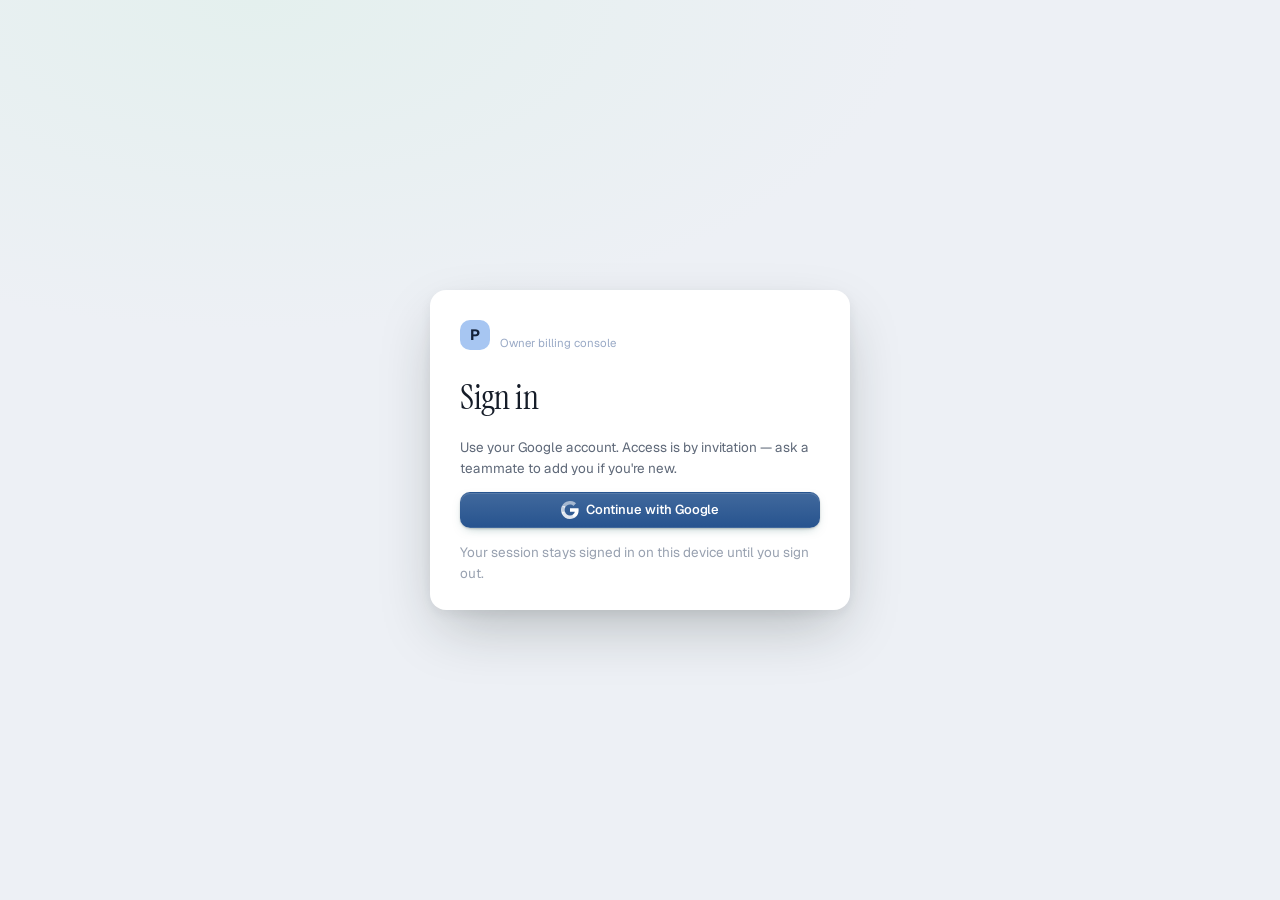
<file: index.html>
<!DOCTYPE html>
<html lang="en">
<head>
<meta charset="utf-8">
<meta name="viewport" content="width=device-width, initial-scale=1">
<title>PHD Billing</title>
<link rel="icon" href="data:image/svg+xml,%3Csvg xmlns=%27http://www.w3.org/2000/svg%27 viewBox=%270 0 32 32%27%3E%3Crect width=%2732%27 height=%2732%27 rx=%277%27 fill=%27%233b5b92%27/%3E%3Ctext x=%2716%27 y=%2722%27 font-family=%27Arial%27 font-size=%2718%27 font-weight=%27700%27 fill=%27white%27 text-anchor=%27middle%27%3EP%3C/text%3E%3C/svg%3E">
<link rel="preconnect" href="https://fonts.googleapis.com">
<link rel="preconnect" href="https://fonts.gstatic.com" crossorigin>
<link href="https://fonts.googleapis.com/css2?family=Geist:wght@400;450;500;550;600&family=Geist+Mono:wght@400;500&family=Instrument+Serif:ital@0;1&display=swap" rel="stylesheet">
<link rel="stylesheet" href="app.css">
<link rel="stylesheet" href="ux.css">
</head>
<body>
<div class="app">
  <aside class="rail">
    <div class="brand">
      <div class="mk">P</div>
      <div class="wm"><b>PHD Billing</b><span>PHD Properties</span></div>
    </div>
    <div class="mode-sw" id="modeSw" role="group" aria-label="Workspace"></div>
    <div class="switch-wrap">
      <button class="switcher" id="switcher" aria-haspopup="true">
        <span class="txt"><span class="nm" id="swName">—</span><span class="sub" id="swSub"></span></span>
        <span class="car">▼</span>
      </button>
      <div class="menu" id="propMenu"></div>
    </div>
    <nav class="nav" id="nav"></nav>
    <div class="rail-foot">
      <button class="save-chip" id="saveChip"><i class="dot"></i><span id="saveLbl">Saved in browser</span></button>
    </div>
  </aside>

  <div class="rail-scrim" id="railScrim"></div>

  <div class="main">
    <div class="mbar" id="mbar">
      <button class="mbar-btn" id="mMenu" aria-label="Menu" aria-expanded="false" aria-controls="nav">
        <svg class="ic" viewBox="0 0 16 16" fill="none" stroke="currentColor" stroke-width="1.6" stroke-linecap="round"><path d="M2.5 4h11M2.5 8h11M2.5 12h11"/></svg>
      </button>
      <div class="mbar-t"><b id="mName">PHD Billing</b><span id="mSub"></span></div>
      <button class="mbar-btn snap" id="mSnap" aria-label="Snap a receipt">
        <svg class="ic" viewBox="0 0 16 16" fill="none" stroke="currentColor" stroke-width="1.5" stroke-linecap="round" stroke-linejoin="round"><path d="M2 5.2a1 1 0 0 1 1-1h2l1.1-1.6h3.8L11 4.2h2a1 1 0 0 1 1 1V12a1 1 0 0 1-1 1H3a1 1 0 0 1-1-1z"/><circle cx="8" cy="8.4" r="2.5"/></svg>
        <span>Receipt</span>
      </button>
      <button class="mbar-btn" id="mSearch" aria-label="Search">
        <svg class="ic" viewBox="0 0 16 16" fill="none" stroke="currentColor" stroke-width="1.6"><circle cx="7" cy="7" r="4.6"/><path d="M10.5 10.5L14 14" stroke-linecap="round"/></svg>
      </button>
    </div>
    <header class="topbar" id="topbar">
      <div class="hd-title">
        <div class="crumb" id="pgCrumb"></div>
        <h1 class="page-title" id="pgTitle"></h1>
        <div class="page-sub" id="pgSub"></div>
      </div>
      <div class="hd-right">
        <div class="grow" id="pgActions"></div>
        <span class="hd-div" aria-hidden="true"></span>
        <div class="presence" id="presence"></div>
        <button class="cmd-trigger" id="cmdTrigger" aria-label="Search">
          <svg class="ic" viewBox="0 0 16 16" fill="none" stroke="currentColor" stroke-width="1.6"><circle cx="7" cy="7" r="4.6"/><path d="M10.5 10.5L14 14" stroke-linecap="round"/></svg>
          <span>Search</span><kbd id="cmdKey">⌘K</kbd>
        </button>
        <button class="btn" id="qReconcile" hidden>Reconcile</button>
        <button class="btn primary" id="qAdd">New transaction <kbd>N</kbd></button>
      </div>
    </header>
    <div class="content" id="view"></div>
  </div>
</div>

<div class="cmdk" id="cmdk" aria-hidden="true">
  <div class="cmdk-box" role="dialog" aria-label="Search">
    <div class="cmdk-top">
      <svg class="ic" viewBox="0 0 16 16" fill="none" stroke="currentColor" stroke-width="1.6"><circle cx="7" cy="7" r="4.6"/><path d="M10.5 10.5L14 14" stroke-linecap="round"/></svg>
      <input class="cmdk-in" id="cmdkIn" type="text" placeholder="Type an amount, vendor, property, or command…" autocomplete="off">
    </div>
    <div class="cmdk-list" id="cmdkList"></div>
    <div class="cmdk-foot"><span><kbd>↑</kbd> <kbd>↓</kbd> move</span><span><kbd>↵</kbd> open</span><span><kbd>esc</kbd> close</span></div>
  </div>
</div>
<div class="scrim" id="scrim"></div>
<aside class="sheet" id="sheet" aria-hidden="true"></aside>
<div class="toast" id="toast"></div>
<input type="file" id="filePick" accept="application/json" style="display:none">

<script src="config.js"></script>
<script src="vendor/supabase.js"></script>
<script src="engine.js"></script>
<script src="app.js"></script>
<script src="bankrec.js"></script>
<script src="distrib.js"></script>
<script src="tasks.js"></script>
<script src="ownerhub.js"></script>
<script src="insp.js"></script>
<script src="analytics.js"></script>
<script src="deposits.js"></script>
<script src="tax1099.js"></script>
<script src="projsplit.js"></script>
<script src="ux.js"></script>
</body>
</html>
</file>
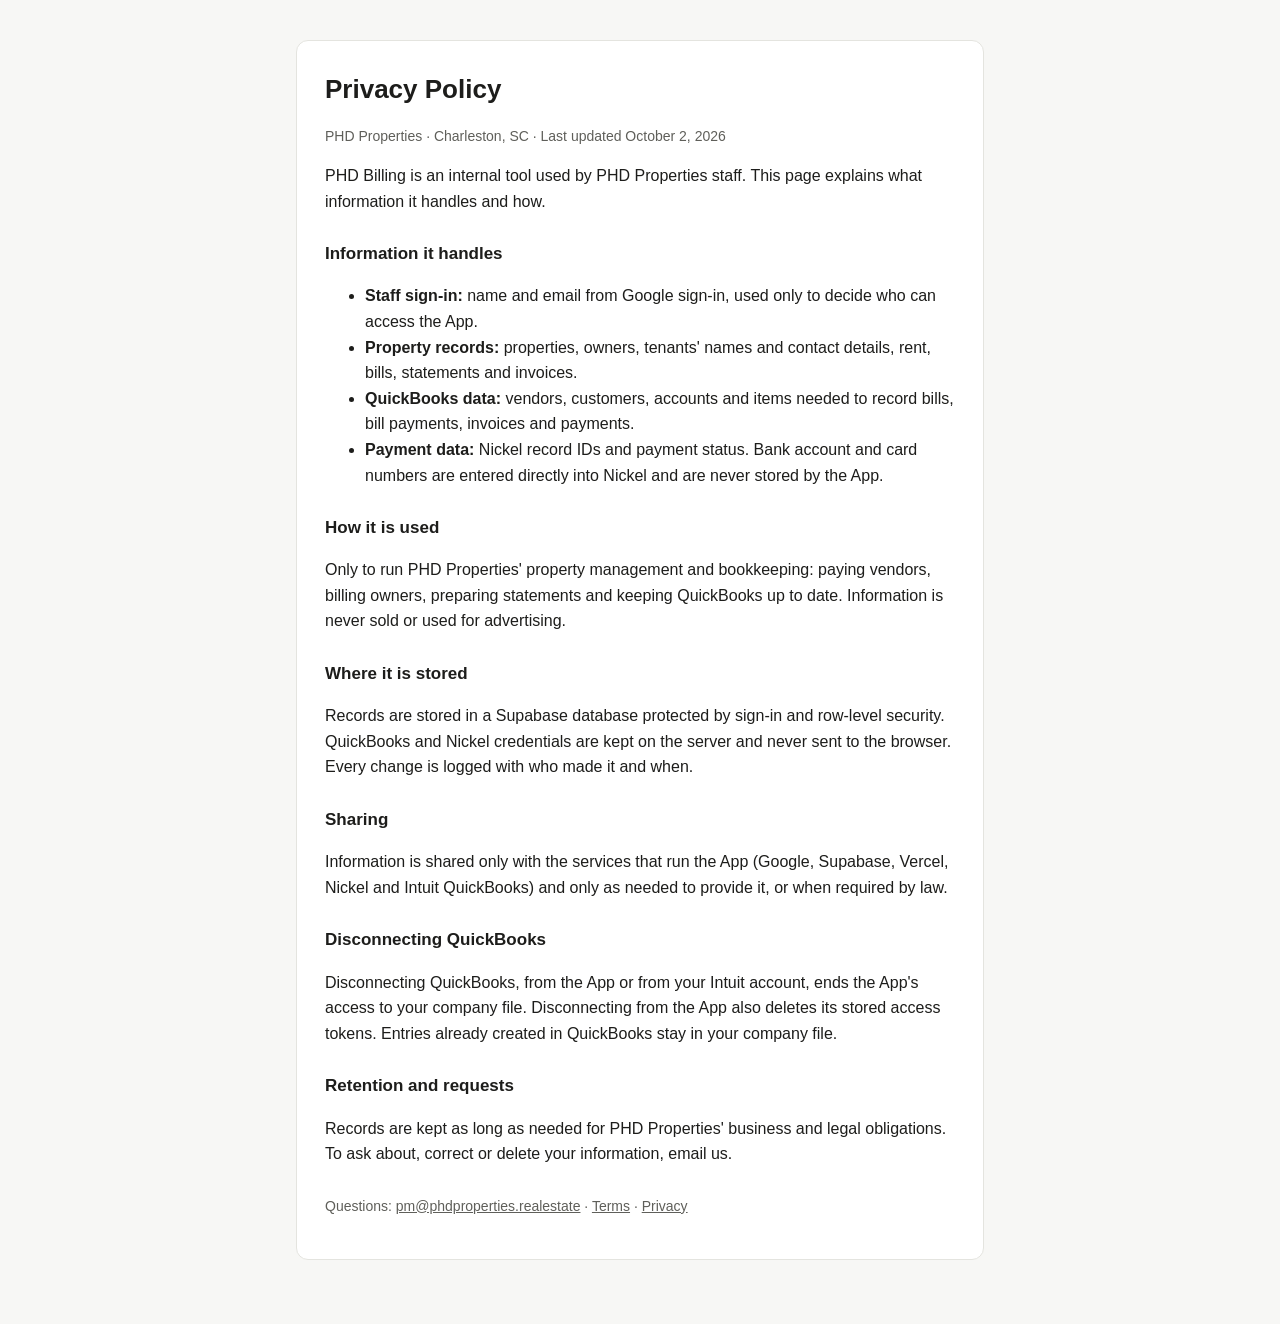
<file: privacy.html>
<!doctype html><html lang="en"><head><meta charset="utf-8"><meta name="viewport" content="width=device-width,initial-scale=1">
<title>Privacy Policy · PHD Billing</title><style>
:root{--bg:#f7f7f5;--fg:#1d1d1b;--mut:#5f5f5a;--card:#fff;--line:#e4e4df}
@media (prefers-color-scheme:dark){:root{--bg:#161615;--fg:#ecece8;--mut:#a3a39d;--card:#1f1f1d;--line:#33332f}}
*{box-sizing:border-box}body{margin:0;background:var(--bg);color:var(--fg);font:16px/1.6 -apple-system,BlinkMacSystemFont,"Segoe UI",Arial,sans-serif}
main{max-width:720px;margin:0 auto;padding:40px 16px 64px}.card{background:var(--card);border:1px solid var(--line);border-radius:12px;padding:28px}
h1{font-size:26px;margin:0 0 4px}h2{font-size:17px;margin:26px 0 6px}p,li{color:var(--fg)}.mut{color:var(--mut);font-size:14px}a{color:inherit}
</style></head><body><main><div class="card">
<h1>Privacy Policy</h1><p class="mut">PHD Properties · Charleston, SC · Last updated October 2, 2026</p>

<p>PHD Billing is an internal tool used by PHD Properties staff. This page explains what information it handles and how.</p>
<h2>Information it handles</h2><ul>
<li><b>Staff sign-in:</b> name and email from Google sign-in, used only to decide who can access the App.</li>
<li><b>Property records:</b> properties, owners, tenants' names and contact details, rent, bills, statements and invoices.</li>
<li><b>QuickBooks data:</b> vendors, customers, accounts and items needed to record bills, bill payments, invoices and payments.</li>
<li><b>Payment data:</b> Nickel record IDs and payment status. Bank account and card numbers are entered directly into Nickel and are never stored by the App.</li></ul>
<h2>How it is used</h2><p>Only to run PHD Properties' property management and bookkeeping: paying vendors, billing owners, preparing statements and keeping QuickBooks up to date. Information is never sold or used for advertising.</p>
<h2>Where it is stored</h2><p>Records are stored in a Supabase database protected by sign-in and row-level security. QuickBooks and Nickel credentials are kept on the server and never sent to the browser. Every change is logged with who made it and when.</p>
<h2>Sharing</h2><p>Information is shared only with the services that run the App (Google, Supabase, Vercel, Nickel and Intuit QuickBooks) and only as needed to provide it, or when required by law.</p>
<h2>Disconnecting QuickBooks</h2><p>Disconnecting QuickBooks, from the App or from your Intuit account, ends the App's access to your company file. Disconnecting from the App also deletes its stored access tokens. Entries already created in QuickBooks stay in your company file.</p>
<h2>Retention and requests</h2><p>Records are kept as long as needed for PHD Properties' business and legal obligations. To ask about, correct or delete your information, email us.</p>

<p class="mut" style="margin-top:28px">Questions: <a href="mailto:pm@phdproperties.realestate">pm@phdproperties.realestate</a> · <a href="/terms">Terms</a> · <a href="/privacy">Privacy</a></p>
</div></main></body></html>
</file>
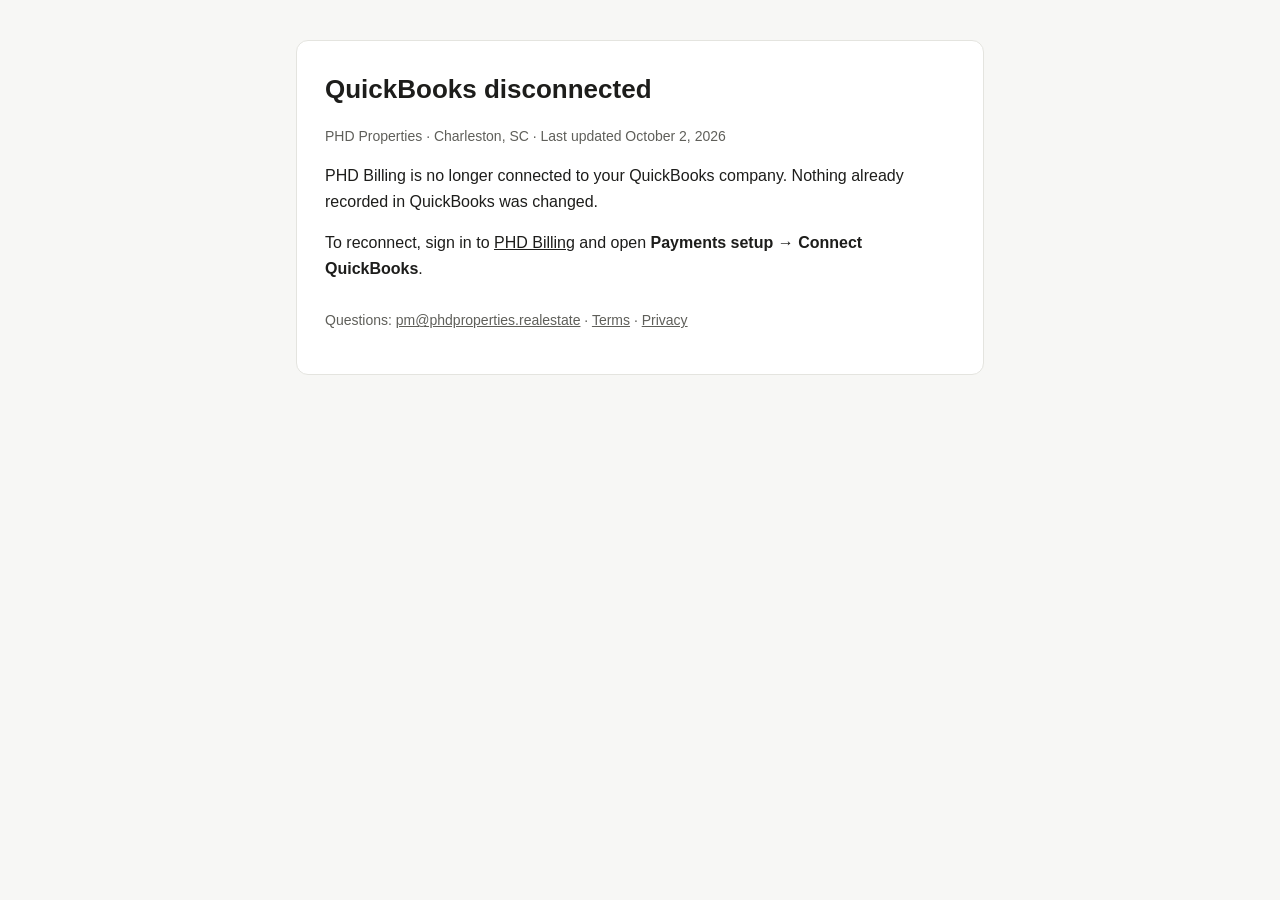
<file: qbo-disconnected.html>
<!doctype html><html lang="en"><head><meta charset="utf-8"><meta name="viewport" content="width=device-width,initial-scale=1">
<title>QuickBooks disconnected · PHD Billing</title><style>
:root{--bg:#f7f7f5;--fg:#1d1d1b;--mut:#5f5f5a;--card:#fff;--line:#e4e4df}
@media (prefers-color-scheme:dark){:root{--bg:#161615;--fg:#ecece8;--mut:#a3a39d;--card:#1f1f1d;--line:#33332f}}
*{box-sizing:border-box}body{margin:0;background:var(--bg);color:var(--fg);font:16px/1.6 -apple-system,BlinkMacSystemFont,"Segoe UI",Arial,sans-serif}
main{max-width:720px;margin:0 auto;padding:40px 16px 64px}.card{background:var(--card);border:1px solid var(--line);border-radius:12px;padding:28px}
h1{font-size:26px;margin:0 0 4px}h2{font-size:17px;margin:26px 0 6px}p,li{color:var(--fg)}.mut{color:var(--mut);font-size:14px}a{color:inherit}
</style></head><body><main><div class="card">
<h1>QuickBooks disconnected</h1><p class="mut">PHD Properties · Charleston, SC · Last updated October 2, 2026</p>

<p>PHD Billing is no longer connected to your QuickBooks company. Nothing already recorded in QuickBooks was changed.</p>
<p>To reconnect, sign in to <a href="/">PHD Billing</a> and open <b>Payments setup → Connect QuickBooks</b>.</p>

<p class="mut" style="margin-top:28px">Questions: <a href="mailto:pm@phdproperties.realestate">pm@phdproperties.realestate</a> · <a href="/terms">Terms</a> · <a href="/privacy">Privacy</a></p>
</div></main></body></html>
</file>
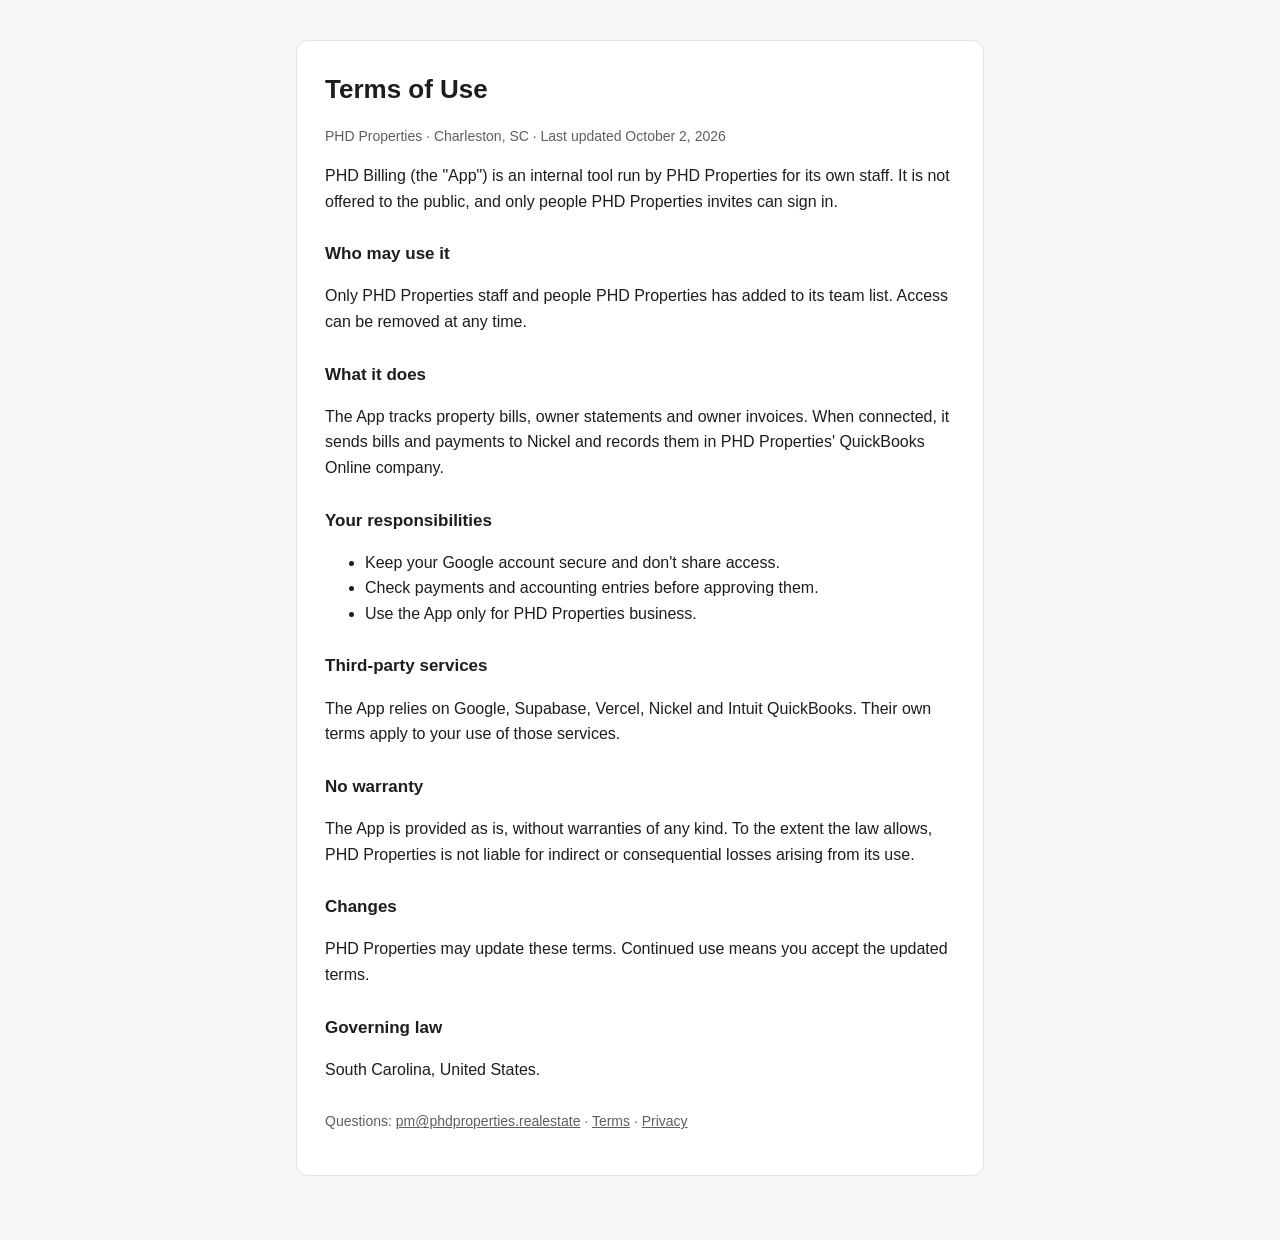
<file: terms.html>
<!doctype html><html lang="en"><head><meta charset="utf-8"><meta name="viewport" content="width=device-width,initial-scale=1">
<title>Terms of Use · PHD Billing</title><style>
:root{--bg:#f7f7f5;--fg:#1d1d1b;--mut:#5f5f5a;--card:#fff;--line:#e4e4df}
@media (prefers-color-scheme:dark){:root{--bg:#161615;--fg:#ecece8;--mut:#a3a39d;--card:#1f1f1d;--line:#33332f}}
*{box-sizing:border-box}body{margin:0;background:var(--bg);color:var(--fg);font:16px/1.6 -apple-system,BlinkMacSystemFont,"Segoe UI",Arial,sans-serif}
main{max-width:720px;margin:0 auto;padding:40px 16px 64px}.card{background:var(--card);border:1px solid var(--line);border-radius:12px;padding:28px}
h1{font-size:26px;margin:0 0 4px}h2{font-size:17px;margin:26px 0 6px}p,li{color:var(--fg)}.mut{color:var(--mut);font-size:14px}a{color:inherit}
</style></head><body><main><div class="card">
<h1>Terms of Use</h1><p class="mut">PHD Properties · Charleston, SC · Last updated October 2, 2026</p>

<p>PHD Billing (the "App") is an internal tool run by PHD Properties for its own staff. It is not offered to the public, and only people PHD Properties invites can sign in.</p>
<h2>Who may use it</h2><p>Only PHD Properties staff and people PHD Properties has added to its team list. Access can be removed at any time.</p>
<h2>What it does</h2><p>The App tracks property bills, owner statements and owner invoices. When connected, it sends bills and payments to Nickel and records them in PHD Properties' QuickBooks Online company.</p>
<h2>Your responsibilities</h2><ul><li>Keep your Google account secure and don't share access.</li><li>Check payments and accounting entries before approving them.</li><li>Use the App only for PHD Properties business.</li></ul>
<h2>Third-party services</h2><p>The App relies on Google, Supabase, Vercel, Nickel and Intuit QuickBooks. Their own terms apply to your use of those services.</p>
<h2>No warranty</h2><p>The App is provided as is, without warranties of any kind. To the extent the law allows, PHD Properties is not liable for indirect or consequential losses arising from its use.</p>
<h2>Changes</h2><p>PHD Properties may update these terms. Continued use means you accept the updated terms.</p>
<h2>Governing law</h2><p>South Carolina, United States.</p>

<p class="mut" style="margin-top:28px">Questions: <a href="mailto:pm@phdproperties.realestate">pm@phdproperties.realestate</a> · <a href="/terms">Terms</a> · <a href="/privacy">Privacy</a></p>
</div></main></body></html>
</file>
<file: app.css>
/* =====================================================================
   PHD Billing — design system
   Charleston green ink, harbor-teal action color, haint-blue selection,
   brass for fees. Geist for the interface, Geist Mono for every figure,
   Instrument Serif reserved for page titles and headline numbers.
   ===================================================================== */
:root{
  --canvas:#F4F5F3; --panel:#FFFFFF; --panel-2:#F9FAF9; --sunken:#EFF1EF;
  --ink:#1A2322; --ink-2:#3A4745; --muted:#6B7775; --faint:#A1ABA9;
  --line:#E2E6E4; --line-2:#ECEFED; --line-3:#D5DBD8;
  --accent:#1D5C57; --accent-hover:#164A46; --accent-2:#2E7A73; --accent-3:#8ABBB4; --accent-soft:#E4F0EE; --accent-line:#C4DEDA;
  --gold:#936A23; --gold-soft:#F6EEDD; --gold-line:#E6D3AA;
  --green:#2B7A4B; --green-soft:#E5F2EA; --green-line:#C3DFCD;
  --red:#B03A2F; --red-soft:#FAE9E6; --red-line:#EECBC5;
  --r:12px; --r-sm:8px; --r-xs:6px;
  --sh:0 1px 2px rgba(26,35,34,.05), 0 0 0 1px rgba(26,35,34,.035);
  --sh-2:0 1px 2px rgba(26,35,34,.05), 0 4px 14px -4px rgba(26,35,34,.08);
  --sh-lift:0 24px 60px -12px rgba(26,35,34,.28), 0 4px 12px rgba(26,35,34,.06);
  --mono:'Geist Mono',ui-monospace,'SF Mono',Menlo,monospace;
  --sans:'Geist',-apple-system,BlinkMacSystemFont,'Segoe UI',Helvetica,sans-serif;
  --serif:'Instrument Serif','Iowan Old Style',Georgia,serif;
  --rail:252px;
  --ease:cubic-bezier(.2,.8,.2,1);
}
*{box-sizing:border-box}
html,body{margin:0;padding:0;height:100%}
body{background:var(--canvas);color:var(--ink);font-family:var(--sans);font-size:14px;line-height:1.5;
  -webkit-font-smoothing:antialiased;-moz-osx-font-smoothing:grayscale;font-feature-settings:"ss01","cv11"}
button,input,select,textarea{font-family:inherit;font-size:inherit;color:inherit}
::selection{background:var(--accent-soft);color:var(--accent-hover)}
:focus-visible{outline:2px solid var(--accent-2);outline-offset:2px;border-radius:4px}
.num{font-family:var(--sans);font-variant-numeric:tabular-nums lining-nums;letter-spacing:-.005em;font-weight:450}
.label{font-size:11px;color:var(--muted);font-weight:500}
.muted{color:var(--muted)}
hr.sep{border:0;border-top:1px solid var(--line-2);margin:22px 0}
kbd{font-family:var(--mono);font-size:10.5px;padding:1px 5px;border-radius:4px;border:1px solid var(--line-3);
  border-bottom-width:2px;background:var(--panel);color:var(--ink-2);line-height:1.4}
.ic{width:16px;height:16px;flex:none;display:inline-block;vertical-align:-3px}

/* ============================== shell ============================== */
.app{display:flex;min-height:100%}
.rail{width:var(--rail);flex:none;background:#FAFBFA;border-right:1px solid var(--line);display:flex;flex-direction:column;
  position:sticky;top:0;height:100vh;z-index:20}
.brand{display:flex;align-items:center;gap:10px;padding:18px 18px 14px}
.brand .mk{width:30px;height:30px;border-radius:8px;background:var(--ink);color:#fff;display:grid;place-items:center;
  font-family:var(--serif);font-size:17px;letter-spacing:-.02em;box-shadow:inset 0 -2px 0 rgba(255,255,255,.08)}
.brand .wm{line-height:1.1}
.brand .wm b{display:block;font-size:13.5px;font-weight:600;letter-spacing:-.01em}
.brand .wm span{font-size:11.5px;color:var(--muted)}

.switch-wrap{position:relative;padding:0 12px 12px}
.switcher{width:100%;display:flex;align-items:center;gap:10px;background:var(--panel);border:1px solid var(--line);
  border-radius:var(--r-sm);padding:9px 11px;cursor:pointer;text-align:left;transition:border-color .15s,box-shadow .15s;box-shadow:var(--sh)}
.switcher:hover{border-color:var(--line-3);box-shadow:var(--sh-2)}
.switcher .txt{flex:1;min-width:0}
.switcher .nm{display:block;font-size:13.5px;font-weight:600;line-height:1.25;letter-spacing:-.01em;overflow:hidden;text-overflow:ellipsis;white-space:nowrap}
.switcher .sub{display:block;font-size:11.5px;color:var(--muted);margin-top:1px;white-space:nowrap;overflow:hidden;text-overflow:ellipsis}
.switcher .car{color:var(--faint);font-size:10px;flex:none}
.menu{position:absolute;left:12px;right:12px;top:calc(100% - 6px);background:var(--panel);border:1px solid var(--line);
  border-radius:var(--r);box-shadow:var(--sh-lift);z-index:50;padding:6px;max-height:62vh;overflow:auto;display:none}
.menu.on{display:block;animation:pop .14s var(--ease)}
@keyframes pop{from{opacity:0;transform:translateY(-4px) scale(.985)}to{opacity:1;transform:none}}
.menu-i{display:flex;align-items:center;gap:9px;width:100%;background:none;border:0;text-align:left;
  padding:8px 10px;border-radius:var(--r-xs);cursor:pointer;color:var(--ink);font-size:13.3px}
.menu-i:hover{background:var(--sunken)}
.menu-i[aria-current="true"]{background:var(--accent-soft);color:var(--accent-hover);font-weight:500}
.menu-i .bal{margin-left:auto;font-family:var(--sans);font-variant-numeric:tabular-nums;font-size:11.5px;color:var(--muted)}
.menu-i .pip{width:7px;height:7px;border-radius:50%;flex:none;background:var(--line-3)}
.menu-i .pip.hot{background:var(--gold)} .menu-i .pip.ok{background:var(--green)}
.menu-sep{height:1px;background:var(--line-2);margin:5px 4px}
.menu-i.add{color:var(--accent);font-weight:500}

.nav{padding:4px 12px;display:flex;flex-direction:column;gap:1px;overflow:auto}
.nav button{display:flex;align-items:center;gap:10px;width:100%;text-align:left;background:none;border:0;
  color:var(--ink-2);padding:7px 10px;border-radius:var(--r-xs);cursor:pointer;font-weight:450;font-size:13.5px;transition:background .12s,color .12s}
.nav button .ic{color:var(--faint);transition:color .12s}
.nav button:hover{background:var(--sunken);color:var(--ink)}
.nav button:hover .ic{color:var(--ink-2)}
.nav button[aria-current="true"]{background:var(--panel);color:var(--ink);font-weight:550;box-shadow:var(--sh)}
.nav button[aria-current="true"] .ic{color:var(--accent)}
.nav .badge{margin-left:auto;font-size:10.5px;font-style:normal;color:var(--muted);font-family:var(--sans);font-variant-numeric:tabular-nums;font-weight:500}
.nav .badge.alert{color:#fff;background:var(--red);padding:0 6px;border-radius:9px}
.nav-gap{height:16px}
.nav-head{padding:6px 10px 6px;font-size:11px;color:var(--faint);font-weight:500;
  overflow:hidden;text-overflow:ellipsis;white-space:nowrap}
.rail-foot{margin-top:auto;padding:10px 12px 14px;border-top:1px solid var(--line-2)}
.save-chip{display:flex;align-items:center;gap:8px;width:100%;background:none;border:0;color:var(--muted);
  padding:7px 10px;border-radius:var(--r-xs);cursor:pointer;font-size:12px;text-align:left;transition:.12s}
.save-chip:hover{background:var(--sunken);color:var(--ink)}
.save-chip .dot{width:7px;height:7px;border-radius:50%;background:var(--faint);flex:none}
.save-chip.live .dot{background:var(--green);box-shadow:0 0 0 3px var(--green-soft)}
.save-chip.attn{color:var(--gold)} .save-chip.attn .dot{background:var(--gold)}
.save-chip span{overflow:hidden;text-overflow:ellipsis;white-space:nowrap}

.main{flex:1;min-width:0;display:flex;flex-direction:column}
.topbar{position:sticky;top:0;z-index:15;display:flex;align-items:center;gap:10px;padding:10px 32px;
  background:rgba(244,245,243,.82);backdrop-filter:saturate(1.4) blur(10px);-webkit-backdrop-filter:saturate(1.4) blur(10px);
  border-bottom:1px solid transparent;transition:border-color .2s}
.topbar.scrolled{border-bottom-color:var(--line)}
.cmd-trigger{display:flex;align-items:center;gap:9px;flex:0 1 420px;min-width:180px;background:var(--panel);border:1px solid var(--line);
  border-radius:var(--r-sm);padding:7px 10px 7px 11px;color:var(--faint);cursor:pointer;font-size:13.3px;text-align:left;box-shadow:var(--sh);transition:.15s}
.cmd-trigger:hover{border-color:var(--line-3);color:var(--muted)}
.cmd-trigger span{flex:1}
.topbar .quick{margin-left:auto;display:flex;gap:8px}
.pagehead{display:flex;align-items:flex-end;gap:14px;padding:22px 32px 0;flex-wrap:wrap}
.crumb{font-size:12px;color:var(--muted);margin-bottom:2px;font-weight:500}
.page-title{font-family:var(--serif);font-size:36px;font-weight:400;letter-spacing:-.015em;margin:0;line-height:1.05}
.page-sub{font-size:13.3px;color:var(--muted);margin-top:5px}
.pagehead .grow{margin-left:auto;display:flex;gap:8px;flex-wrap:wrap;padding-bottom:4px}
.content{padding:22px 32px 56px;max-width:1320px;width:100%}

/* ============================== controls ============================== */
.btn{background:var(--panel);border:1px solid var(--line);border-radius:var(--r-sm);padding:6.5px 13px;cursor:pointer;
  font-weight:500;font-size:13px;transition:background .12s,border-color .12s,box-shadow .12s,transform .06s;white-space:nowrap;
  display:inline-flex;align-items:center;gap:7px;color:var(--ink);box-shadow:var(--sh);line-height:1.35;text-decoration:none}
.btn:hover{border-color:var(--line-3);background:var(--panel-2)}
.btn:active{transform:translateY(.5px)}
.btn.primary{background:var(--accent);border-color:var(--accent);color:#fff;box-shadow:0 1px 2px rgba(22,74,70,.25),inset 0 1px 0 rgba(255,255,255,.12)}
.btn.primary:hover{background:var(--accent-hover);border-color:var(--accent-hover)}
.btn.ghost{background:transparent;border-color:transparent;color:var(--muted);box-shadow:none}
.btn.ghost:hover{background:var(--sunken);color:var(--ink)}
.btn.danger{color:var(--red);border-color:var(--red-line)}
.btn.danger:hover{background:var(--red-soft)}
.btn.sm{padding:4px 10px;font-size:12.5px;border-radius:var(--r-xs)}
.btn:disabled{opacity:.42;cursor:not-allowed;box-shadow:none}
.btn kbd{margin-left:2px;background:rgba(255,255,255,.15);border-color:rgba(255,255,255,.3);color:inherit}
input[type=text],input[type=number],input[type=date],input[type=email],input[type=tel],input[type=password],input[type=url],input[type=search],input[type=month],select,textarea{background:var(--panel);
  border:1px solid var(--line);border-radius:var(--r-sm);padding:8px 10px;width:100%;transition:border-color .12s,box-shadow .12s;color:var(--ink)}
input::placeholder,textarea::placeholder{color:var(--faint)}
input:hover,select:hover,textarea:hover{border-color:var(--line-3)}
input:focus,select:focus,textarea:focus{border-color:var(--accent-2);box-shadow:0 0 0 3px var(--accent-soft);outline:none}
input:disabled,select:disabled,textarea:disabled{background:var(--sunken);color:var(--muted)}
textarea{font-size:13.3px;line-height:1.5;resize:vertical}
select{appearance:none;-webkit-appearance:none;padding-right:28px;
  background-image:url("data:image/svg+xml,%3Csvg xmlns='http://www.w3.org/2000/svg' width='10' height='6'%3E%3Cpath d='M1 1l4 4 4-4' stroke='%236B7775' stroke-width='1.4' fill='none' stroke-linecap='round'/%3E%3C/svg%3E");
  background-repeat:no-repeat;background-position:right 10px center}
input[type=checkbox]{accent-color:var(--accent);width:15px;height:15px}
.fld{display:block;margin-bottom:15px}
.fld > span{display:block;font-size:12px;color:var(--ink-2);font-weight:500;margin-bottom:5px}
.fld .help{font-size:12px;color:var(--muted);margin-top:5px;font-weight:400;line-height:1.45}
.f2{display:grid;grid-template-columns:1fr 1fr;gap:0 14px}
.f3{display:grid;grid-template-columns:2fr 1fr 1fr;gap:0 14px}
.card{background:var(--panel);border-radius:var(--r);box-shadow:var(--sh);overflow:hidden}
.card-h{display:flex;align-items:center;gap:12px;padding:15px 18px;border-bottom:1px solid var(--line-2)}
.card-h h3{margin:0;font-size:14.5px;font-weight:600;letter-spacing:-.01em}
.card-b{padding:18px}

/* ============================== portfolio ============================== */
.pf-hero{display:grid;grid-template-columns:repeat(auto-fit,minmax(160px,1fr));gap:1px;background:var(--line-2)}
.pf-cell{padding:18px 20px;background:var(--panel)}
.pf-v{font-family:var(--sans);font-size:22px;font-weight:500;letter-spacing:-.02em;margin-top:8px;line-height:1.15;font-variant-numeric:tabular-nums lining-nums;white-space:nowrap}
.pf-v.sm{}
.pf-v.g{color:var(--green)} .pf-v.a{color:var(--gold)}
.pf-note{font-size:11.5px;color:var(--muted);margin-top:6px;line-height:1.4}
.prop-nm{font-size:14.5px;font-weight:600;letter-spacing:-.01em}
.spark{display:flex;gap:2px;align-items:flex-end;height:18px}
.spark i{width:12px;height:18px;border-radius:3px;background:var(--sunken);display:block;position:relative;overflow:hidden}
.spark i b{position:absolute;bottom:0;left:0;right:0;display:block}

/* ============================== property overview ============================== */
.hero{display:grid;grid-template-columns:minmax(300px,1.2fr) 1fr}
.hero-l{padding:22px 26px}
.hero-fig{font-family:var(--sans);font-size:50px;font-weight:500;line-height:1;letter-spacing:-.035em;font-variant-numeric:tabular-nums lining-nums;margin-top:10px}
.hero-cap{font-size:13.3px;color:var(--muted);margin-top:12px;max-width:46ch;line-height:1.55}
.hero-bar{height:8px;border-radius:5px;background:var(--sunken);margin-top:20px;display:flex;overflow:hidden;gap:2px}
.hero-bar i{display:block;height:100%;border-radius:2px}
.hero-key{display:flex;gap:16px;margin-top:12px;flex-wrap:wrap;font-size:12px;color:var(--muted)}
.hero-key b{color:var(--ink);font-family:var(--sans);font-variant-numeric:tabular-nums;font-weight:500}
.dotk{width:8px;height:8px;border-radius:2px;display:inline-block;margin-right:6px;vertical-align:0}
.hero-r{border-left:1px solid var(--line-2);display:grid;grid-template-columns:1fr 1fr;gap:1px;background:var(--line-2);align-content:stretch}
.stat{padding:22px 22px;background:var(--panel)}
.stat.wide{grid-column:1/-1}
.stat-v{font-family:var(--sans);font-variant-numeric:tabular-nums;font-size:22px;font-weight:500;margin-top:6px;letter-spacing:-.02em}
.stat-v.g{color:var(--green)} .stat-v.a{color:var(--gold)}
.grid2{display:grid;grid-template-columns:repeat(auto-fit,minmax(340px,1fr));gap:16px;margin-top:16px}
.unit-row{display:flex;align-items:baseline;gap:10px;margin-bottom:12px}
.unit-name{font-size:15px;font-weight:600;letter-spacing:-.01em}
.unit-tot{margin-left:auto;font-family:var(--sans);font-variant-numeric:tabular-nums;font-size:15px;font-weight:500}
.mini-inv{display:flex;align-items:center;gap:10px;padding:8px 6px;margin:0 -6px;border-radius:var(--r-xs);font-size:13px;transition:background .1s}
.mini-inv:hover{background:var(--sunken)}
.mini-inv + .mini-inv{border-top:1px solid var(--line-2)}
.mini-inv .n{font-family:var(--sans);font-variant-numeric:tabular-nums;font-size:12px;color:var(--muted);width:26px;flex:none}
.mini-bar{flex:1;height:6px;border-radius:3px;background:var(--sunken);overflow:hidden;display:flex;min-width:34px;gap:1px}
.mini-bar i{height:100%;display:block}
.mini-inv .amt{font-family:var(--sans);font-variant-numeric:tabular-nums;font-size:12.5px;width:86px;text-align:right;flex:none}
.attn-list{display:flex;flex-direction:column}
.attn{display:flex;gap:11px;align-items:flex-start;padding:12px 18px;font-size:13.3px}
.attn + .attn{border-top:1px solid var(--line-2)}
.attn .ico{width:18px;height:18px;border-radius:50%;flex:none;margin-top:1px;display:grid;place-items:center;font-size:10px;font-weight:700;color:#fff}
.attn.err .ico{background:var(--red)} .attn.warn .ico{background:var(--gold)} .attn.info .ico{background:var(--accent-2)}
.attn .go{margin-left:auto;flex:none}
.billto{display:flex;align-items:center;gap:16px;padding:14px 18px;margin-top:16px}
.billto .who{min-width:0}
.billto .who b{display:block;font-size:14.5px;font-weight:600;letter-spacing:-.01em}
.billto .who span{font-size:12.5px;color:var(--muted)}
.billto .links{display:flex;gap:6px;flex-wrap:wrap;margin-left:auto}

/* ============================== owner ============================== */
.avatar{width:52px;height:52px;border-radius:50%;background:var(--accent-soft);color:var(--accent-hover);display:grid;place-items:center;
  font-family:var(--serif);font-size:23px;flex:none;border:1px solid var(--accent-line)}
.avatar.sm{width:36px;height:36px;font-size:16px}
.owner-top{display:flex;gap:16px;align-items:center;padding:22px 22px 18px}
.owner-top h2{margin:0;font-family:var(--serif);font-weight:400;font-size:28px;letter-spacing:-.01em;line-height:1.1}
.owner-top .co{font-size:13px;color:var(--muted);margin-top:3px}
.kv{display:grid;grid-template-columns:120px 1fr;gap:10px 16px;padding:4px 22px 22px;font-size:13.3px}
.kv dt{color:var(--muted)} .kv dd{margin:0;min-width:0;overflow-wrap:anywhere}
.kv a{color:var(--accent);text-decoration:none} .kv a:hover{text-decoration:underline}
.owner-grid{display:grid;grid-template-columns:minmax(320px,.85fr) 1.15fr;gap:16px;align-items:start}
.sectl{font-size:12px;font-weight:600;color:var(--ink-2);margin:4px 0 12px;display:flex;align-items:center;gap:8px}
.sectl::after{content:"";flex:1;height:1px;background:var(--line-2)}

/* ============================== tables ============================== */
.tbl-wrap{overflow-x:auto}
table.tbl{width:100%;border-collapse:separate;border-spacing:0}
table.tbl th{text-align:left;font-size:11px;color:var(--muted);
  font-weight:500;padding:10px 12px;border-bottom:1px solid var(--line);white-space:nowrap;background:var(--panel-2);position:sticky;top:0;z-index:3}
table.tbl td{padding:12px 12px;border-bottom:1px solid var(--line-2);vertical-align:middle}
table.tbl tbody tr{transition:background .1s}
table.tbl tbody tr:hover td{background:#FAFBFA;cursor:pointer}
table.tbl tbody tr:last-child td{border-bottom:0}
tr.dragging{opacity:.3}
tr.drop-above td{box-shadow:inset 0 2px 0 var(--accent-2)}
tr.drop-below td{box-shadow:inset 0 -2px 0 var(--accent-2)}
tr.off td:not(.act){opacity:.46}
tr.bad td{background:var(--red-soft)!important}
tr.flash td{animation:flash 1.6s var(--ease)}
@keyframes flash{0%{background:var(--accent-soft)}100%{background:transparent}}
td.ord{width:58px;color:var(--faint);white-space:nowrap;padding-left:14px;font-size:12px}
.grip{cursor:grab;color:var(--line-3);letter-spacing:-2px;margin-right:5px;user-select:none}
tr:hover .grip{color:var(--faint)}
td.r,th.r,table.tbl th.r{text-align:right;white-space:nowrap}
td.act{width:40px;text-align:right}
td.act .btn{opacity:0;transition:opacity .12s}
tr:hover td.act .btn{opacity:1}
.item-t{font-weight:500;letter-spacing:-.005em}
.item-s{font-size:12.3px;color:var(--muted);margin-top:2px}
.marks{display:inline-flex;gap:4px;margin-left:8px;vertical-align:1px;flex-wrap:wrap}
.mark{font-size:10.5px;font-weight:500;padding:1px 6px;border-radius:4px;border:1px solid;white-space:nowrap;line-height:1.5;font-family:inherit;background:none;cursor:default}
.mark.gold{background:var(--gold-soft);border-color:var(--gold-line);color:#7A5715}
.mark.acc{background:var(--accent-soft);border-color:var(--accent-line);color:var(--accent-hover)}
.mark.grey{background:var(--sunken);border-color:var(--line);color:var(--muted)}
.mark.green{background:var(--green-soft);border-color:var(--green-line);color:var(--green)}
button.mark{cursor:pointer}
.tag{display:inline-flex;align-items:center;gap:5px;padding:2px 9px;border-radius:20px;font-size:11.5px;font-weight:500;border:1px solid;white-space:nowrap;line-height:1.45}
.tag::before{content:"";width:6px;height:6px;border-radius:50%;background:currentColor;opacity:.75}
.tag.green{background:var(--green-soft);border-color:var(--green-line);color:var(--green)}
.tag.gold{background:var(--gold-soft);border-color:var(--gold-line);color:#7A5715}
.tag.acc{background:var(--accent-soft);border-color:var(--accent-line);color:var(--accent-hover)}
.tag.grey{background:var(--sunken);border-color:var(--line);color:var(--muted)}
.tag.red{background:var(--red-soft);border-color:var(--red-line);color:var(--red)}
.sheet-h .tag::before{display:none}
.inv-ref{font-family:var(--sans);font-variant-numeric:tabular-nums;font-size:12px;color:var(--accent);white-space:nowrap}
.toolbar{display:flex;gap:8px;align-items:center;padding:12px 16px;border-bottom:1px solid var(--line-2);flex-wrap:wrap}
.toolbar .search{max-width:250px;padding-left:32px;
  background:var(--panel) url("data:image/svg+xml,%3Csvg xmlns='http://www.w3.org/2000/svg' width='14' height='14' fill='none' stroke='%23A1ABA9' stroke-width='1.6'%3E%3Ccircle cx='6' cy='6' r='4.5'/%3E%3Cpath d='M9.5 9.5L13 13' stroke-linecap='round'/%3E%3C/svg%3E") no-repeat 11px center}
.dense td{padding:7px 12px!important}
.dense .item-s{display:none}
td.pick{width:36px;padding-left:14px!important}
td.pick input,th.pick input{margin:0;cursor:pointer}
th.pick{width:36px;padding-left:14px!important}
tr.sel td{background:var(--accent-soft)!important}
.bulk{display:flex;gap:8px;align-items:center;padding:9px 16px;background:var(--ink);color:#DCE6E4;flex-wrap:wrap;position:sticky;top:0;z-index:5;font-size:13px}
.bulk b{font-weight:600;color:#fff}
.bulk .btn{background:rgba(255,255,255,.08);border-color:rgba(255,255,255,.14);color:#EAF1EF;box-shadow:none}
.bulk .btn:hover{background:rgba(255,255,255,.16)}
.bulk select{width:auto;background-color:rgba(255,255,255,.08);border-color:rgba(255,255,255,.14);color:#EAF1EF;padding:5px 26px 5px 9px}
.bulk select option{color:var(--ink)}
.pager{display:flex;gap:10px;align-items:center;padding:11px 16px;border-top:1px solid var(--line-2);font-size:13px;color:var(--muted)}
.tallies{display:flex;gap:20px;align-items:center;padding:11px 16px;border-top:1px solid var(--line-2);
  background:var(--panel-2);font-size:12.5px;color:var(--muted);flex-wrap:wrap}
.tallies b{font-family:var(--sans);font-variant-numeric:tabular-nums;color:var(--ink);font-weight:500}
.doc{display:inline-flex;align-items:center;gap:4px;font-size:11px;font-weight:500;padding:1.5px 7px;border-radius:4px;
  border:1px solid var(--accent-line);background:var(--accent-soft);color:var(--accent-hover);text-decoration:none;white-space:nowrap}
.doc:hover{background:#D5E8E5}
.filt{width:auto;min-width:118px;padding:7px 28px 7px 10px}
.hint-inline{font-size:12.5px;color:var(--gold);display:flex;align-items:center;gap:5px}
.empty{padding:52px 24px;text-align:center;color:var(--muted);font-size:13.3px}
.empty b{display:block;font-family:var(--serif);font-size:24px;font-weight:400;color:var(--ink);margin-bottom:6px}

/* ============================== quick entry ============================== */
.qe{padding:14px 16px 12px;border-bottom:1px solid var(--line-2);background:linear-gradient(180deg,var(--panel) 0%,var(--panel-2) 100%)}
.qe-row{display:flex;gap:8px;align-items:center}
.qe-in{flex:1;position:relative}
.qe-in input{font-size:14.5px;padding:11px 12px 11px 38px;border-radius:var(--r-sm);border-color:var(--line-3)}
.qe-in .ic{position:absolute;left:12px;top:50%;margin-top:-8px;color:var(--accent-2)}
.qe-chips{display:flex;gap:6px;flex-wrap:wrap;margin-top:9px;min-height:26px;align-items:center}
.qchip{display:inline-flex;align-items:center;gap:6px;border:1px solid var(--line);background:var(--panel);border-radius:6px;
  padding:3px 8px;font-size:12.3px;color:var(--ink);white-space:nowrap}
.qchip i{font-style:normal;font-size:10.5px;color:var(--faint);font-weight:500}
.qchip.miss{border-style:dashed;color:var(--faint)}
.qchip.amt{border-color:var(--accent-line);background:var(--accent-soft);font-family:var(--sans);font-variant-numeric:tabular-nums;color:var(--accent-hover)}
.qchip.cr{border-color:var(--green-line);background:var(--green-soft);color:var(--green)}
.qchip.flag{border-color:var(--gold-line);background:var(--gold-soft);color:#7A5715}
.qe-hint{font-size:12px;color:var(--faint);display:flex;gap:6px;align-items:center;margin-left:auto}

/* ============================== command palette ============================== */
.cmdk{position:fixed;inset:0;z-index:90;background:rgba(26,35,34,.38);backdrop-filter:blur(3px);display:none;
  align-items:flex-start;justify-content:center;padding-top:12vh}
.cmdk.on{display:flex;animation:fade .14s var(--ease)}
@keyframes fade{from{opacity:0}to{opacity:1}}
.cmdk-box{width:min(640px,calc(100vw - 32px));background:var(--panel);border-radius:14px;box-shadow:var(--sh-lift);overflow:hidden;
  animation:pop .16s var(--ease);border:1px solid var(--line)}
.cmdk-top{display:flex;align-items:center;gap:10px;padding:4px 16px;border-bottom:1px solid var(--line-2)}
.cmdk-top .ic{color:var(--faint)}
.cmdk-in{border:0!important;box-shadow:none!important;font-size:16px!important;padding:14px 0!important;background:transparent!important}
.cmdk-list{max-height:min(460px,56vh);overflow:auto;padding:6px}
.cmdk-sec{font-size:11px;color:var(--faint);font-weight:500;padding:10px 10px 5px}
.cmdk-i{display:flex;align-items:center;gap:11px;padding:9px 10px;border-radius:var(--r-xs);cursor:pointer;font-size:13.5px}
.cmdk-i .ic{color:var(--faint)}
.cmdk-i .sub{color:var(--muted);font-size:12.3px;overflow:hidden;text-overflow:ellipsis;white-space:nowrap}
.cmdk-i .main{min-width:0;flex:1;display:flex;flex-direction:column}
.cmdk-i .amt{font-family:var(--sans);font-variant-numeric:tabular-nums;font-size:13px;margin-left:auto;padding-left:10px}
.cmdk-i[aria-selected="true"]{background:var(--accent-soft)}
.cmdk-i[aria-selected="true"] .ic{color:var(--accent)}
.cmdk-empty{padding:30px;text-align:center;color:var(--muted);font-size:13.3px}
.cmdk-foot{display:flex;gap:14px;align-items:center;padding:9px 16px;border-top:1px solid var(--line-2);background:var(--panel-2);font-size:11.5px;color:var(--muted)}

/* ============================== tags ============================== */
.utag{display:inline-block;padding:1px 8px;border-radius:20px;font-size:10.5px;font-weight:500;border:1px solid;margin-left:5px;white-space:nowrap;vertical-align:1px}
.tagbtn{border:0;background:none;cursor:pointer;color:var(--faint);font-size:12px;padding:0 3px;vertical-align:1px;margin-left:4px;opacity:0;transition:opacity .12s}
tr:hover .tagbtn{opacity:.7} .tagbtn:hover{opacity:1!important}
.tagpop{position:fixed;z-index:70;background:var(--panel);border:1px solid var(--line);border-radius:var(--r-sm);box-shadow:var(--sh-lift);padding:8px;width:220px;display:none}
.tagpop.on{display:block;animation:pop .12s var(--ease)}
.tagpop-row{display:flex;align-items:center;gap:8px;padding:6px 7px;border-radius:5px;font-size:13px;cursor:pointer}
.tagpop-row:hover{background:var(--sunken)}
.tagpop-row input{margin:0;flex:none}
.tagpop-row .dot{width:8px;height:8px;border-radius:50%;flex:none}
.tagpop-row span{flex:1;overflow:hidden;text-overflow:ellipsis;white-space:nowrap}
.tagpop-add{display:flex;gap:5px;margin-top:6px;padding-top:7px;border-top:1px solid var(--line-2)}
.tagpop-add input{flex:1;font-size:12px;padding:6px 8px}
.tagpop-add .btn{padding:4px 9px;font-size:12px}
.tagchips{display:flex;flex-wrap:wrap;gap:6px;margin-bottom:16px}
.tagchip{border-radius:20px;padding:4px 12px;font-size:12.5px;cursor:pointer;font-weight:500;border:1px solid;transition:.1s}
.tag-row{display:flex;align-items:center;gap:12px;padding:10px 0;flex-wrap:wrap}
.tag-row + .tag-row{border-top:1px solid var(--line-2)}
.swatchpick{display:flex;gap:5px}
.sw{width:17px;height:17px;border-radius:50%;cursor:pointer;border:2px solid transparent;display:inline-block;box-shadow:inset 0 0 0 1px rgba(0,0,0,.08)}
.sw[data-sel="1"]{border-color:var(--ink)}
.tag-row input[type=text]{width:150px;flex:none}

/* ============================== reconcile ============================== */
.rc-list{display:flex;flex-direction:column;border:1px solid var(--line);border-radius:var(--r-sm);overflow:hidden;margin-top:10px}
.card > .rc-list, .card > div > .rc-list{border:0;border-radius:0;margin-top:0}
.rc-row{display:flex;align-items:center;gap:12px;padding:11px 16px;cursor:pointer;transition:background .1s}
.rc-row + .rc-row{border-top:1px solid var(--line-2)}
.rc-row:hover{background:var(--panel-2)}
.rc-check{flex:none;display:flex;align-items:center}
.rc-check input{margin:0;cursor:pointer}
.rc-main{flex:1;min-width:0}
.rc-top{display:flex;align-items:baseline;gap:8px;flex-wrap:wrap}
.rc-top b{font-size:14px;font-weight:500}
.rc-prop{font-size:12px;color:var(--accent);font-weight:500}
.rc-sub{font-size:12.3px;color:var(--muted);margin-top:2px;overflow:hidden;text-overflow:ellipsis;white-space:nowrap}
.rc-empty{padding:18px;text-align:center;color:var(--muted);font-size:13.3px}
.rc-row.rc-done{background:#FBFCFB}
.rc-row.rc-done .rc-sub{color:#8DA096}
#rc_q{font-size:15px;padding:12px 14px}

/* ============================== scope ============================== */
.wbar{height:6px;border-radius:4px;background:var(--sunken);display:flex;overflow:hidden;min-width:70px;margin-top:5px;gap:1px}
.wbar i{height:100%;display:block;transition:width .35s var(--ease)}
.wcell{min-width:150px}
.wterms{display:flex;gap:4px;flex-wrap:wrap;margin-top:4px}
.term{font-size:10.5px;background:var(--sunken);border:1px solid var(--line);border-radius:4px;padding:0 6px;color:var(--muted)}
.varpos{color:var(--green)} .varneg{color:var(--red)}
tr.grp td{background:var(--panel-2);padding:9px 12px;border-bottom:1px solid var(--line);cursor:pointer}
tr.grp:hover td{background:var(--sunken)!important}
.grp-n{font-size:11.5px;color:var(--ink);font-weight:600}
.grp-s{margin-left:auto;font-family:var(--sans);font-variant-numeric:tabular-nums;font-size:12px;color:var(--muted);font-weight:400}
.grp-in{display:flex;align-items:baseline;gap:10px}
td.qty{width:64px;white-space:nowrap;font-size:12.5px;color:var(--muted)}

/* ============================== invoices ============================== */
.seg-ctl{display:inline-flex;background:var(--sunken);border-radius:9px;padding:3px;gap:2px}
.seg-ctl button{background:none;border:0;padding:5px 14px;border-radius:6px;cursor:pointer;font-size:13px;color:var(--muted);font-weight:500;transition:.12s}
.seg-ctl button:hover{color:var(--ink)}
.seg-ctl button[aria-pressed="true"]{background:var(--panel);color:var(--ink);box-shadow:var(--sh)}
.inv + .inv{border-top:1px solid var(--line-2)}
.inv-head{display:flex;align-items:center;gap:14px;padding:15px 18px;cursor:pointer;transition:background .1s}
.inv-head:hover{background:var(--panel-2)}
.inv-n{font-size:15px;font-weight:600;width:96px;flex:none;letter-spacing:-.01em}
.fill{flex:1;min-width:110px;height:8px;border-radius:5px;background:var(--sunken);display:flex;overflow:hidden;gap:1px}
.fill i{height:100%;display:block;transition:width .4s var(--ease)}
.fill.done{box-shadow:0 0 0 1px var(--green-line)}
.inv-amt{font-family:var(--sans);font-variant-numeric:tabular-nums;font-size:14.5px;font-weight:500;width:112px;text-align:right;flex:none}
.inv-amt small{display:block;font-size:11px;color:var(--muted);font-weight:400;font-family:var(--sans)}
.chev{color:var(--faint);transition:transform .18s var(--ease);flex:none;width:14px;display:inline-block}
.inv[open] .chev{transform:rotate(90deg)}
.inv-body{padding:4px 18px 18px;background:var(--panel-2);border-top:1px solid var(--line-2)}
table.lines{width:100%;border-collapse:collapse;margin:10px 0 4px}
table.lines th{font-size:11px;color:var(--muted);text-align:left;padding:8px 0;border-bottom:1px solid var(--line);font-weight:500}
table.lines td{padding:10px 0;border-bottom:1px solid var(--line-2);font-size:13.3px;vertical-align:top}
table.lines td.r{text-align:right;white-space:nowrap;font-family:var(--sans);font-variant-numeric:tabular-nums;font-size:13px}
table.lines tr.fee td{color:var(--gold)}
table.lines tr.tot td{border-bottom:0;border-top:1px solid var(--line);font-weight:600;padding-top:12px}
.reg{display:grid;grid-template-columns:repeat(auto-fit,minmax(150px,1fr));gap:12px;margin-top:16px;padding-top:16px;border-top:1px solid var(--line-2)}
.reg .fld{margin-bottom:0}
.inv-acts{display:flex;gap:7px;margin-top:14px;flex-wrap:wrap;align-items:center}
.switchbox{display:inline-flex;align-items:center;gap:7px;font-size:13px;cursor:pointer;user-select:none}
.switchbox input{margin:0}

/* ============================== slide-over ============================== */
.scrim{position:fixed;inset:0;background:rgba(26,35,34,.28);opacity:0;pointer-events:none;transition:opacity .22s;z-index:60}
.scrim.on{opacity:1;pointer-events:auto}
.sheet{position:fixed;top:10px;right:10px;bottom:10px;width:min(540px,calc(100% - 20px));background:var(--panel);box-shadow:var(--sh-lift);
  border-radius:14px;transform:translateX(calc(100% + 40px));visibility:hidden;transition:transform .3s var(--ease),visibility 0s linear .3s;z-index:61;display:flex;flex-direction:column;overflow:hidden}
.sheet.on{transform:none;visibility:visible;transition:transform .3s var(--ease),visibility 0s}
.sheet-h{padding:18px 22px;border-bottom:1px solid var(--line-2);display:flex;align-items:center;gap:10px}
.sheet-h h3{margin:0;font-family:var(--serif);font-size:25px;font-weight:400;letter-spacing:-.01em;line-height:1.1}
.sheet-h .tag{flex:none}
.sheet-b{padding:22px;overflow:auto;flex:1}
.sheet-f{padding:14px 22px;border-top:1px solid var(--line-2);display:flex;gap:8px;background:var(--panel-2);align-items:center}
.opt{display:flex;gap:11px;align-items:flex-start;padding:12px 13px;border:1px solid var(--line);border-radius:var(--r-sm);margin-bottom:9px;cursor:pointer;transition:.12s}
.opt:hover{border-color:var(--line-3);background:var(--panel-2)}
.opt:has(input:checked){border-color:var(--accent-line);background:#F6FAF9}
.opt input{margin-top:2px;flex:none}
.opt b{font-weight:500;display:block}
.opt small{color:var(--muted);font-size:12.3px;display:block;margin-top:2px;line-height:1.45}
.split-r{display:flex;align-items:center;gap:10px;margin-bottom:8px}
.split-r span{flex:1;font-size:13.3px}
.split-r input{width:96px}
.map-r{display:grid;grid-template-columns:1fr 1.1fr;gap:10px;align-items:center;margin-bottom:8px;font-size:13px}
.prev{border:1px solid var(--line);border-radius:var(--r-sm);overflow:auto;max-height:220px;margin-top:10px}
.prev table{width:100%;border-collapse:collapse;font-size:12.3px}
.prev th{position:sticky;top:0;background:var(--panel-2);text-align:left;padding:7px 9px;border-bottom:1px solid var(--line);font-size:11px;color:var(--muted);font-weight:500}
.prev td{padding:6px 9px;border-bottom:1px solid var(--line-2);white-space:nowrap}

.toast{position:fixed;bottom:22px;left:50%;transform:translateX(-50%) translateY(90px);background:var(--ink);color:#fff;
  padding:11px 18px;border-radius:10px;font-size:13px;z-index:99;transition:transform .26s var(--ease);box-shadow:var(--sh-lift);
  display:flex;align-items:center;gap:12px}
.toast.show{transform:translateX(-50%) translateY(0)}
.toast button{background:none;border:0;color:var(--accent-3);font-weight:600;cursor:pointer;padding:0;font-size:13px}

/* ============================== responsive ============================== */
@media (max-width:1000px){ .hero{grid-template-columns:1fr} .hero-r{border-left:0;border-top:1px solid var(--line-2)} .owner-grid{grid-template-columns:1fr} }
@media (max-width:800px){
  .topbar,.pagehead,.content{padding-left:16px;padding-right:16px}
  .f2,.f3{grid-template-columns:1fr}
  .inv-n{width:auto} .fill{display:none} .inv-amt{margin-left:auto}
  .page-title{font-size:30px}
  .qe-hint{display:none}
}
@media (max-width:480px){ .hero-l{padding:20px} .hero-fig{font-size:44px} .kv{grid-template-columns:1fr} }
@media (prefers-reduced-motion:reduce){*{transition:none!important;animation:none!important}}
@media print{
  .rail,.topbar,.pagehead .grow,.toolbar,.qe,.inv-acts,.reg,.scrim,.sheet,.cmdk,.toast,.no-print{display:none!important}
  body{background:#fff} .content{padding:0;max-width:none}
  .card{box-shadow:none;border:1px solid var(--line)}
}

/* ============================== scope tracker ============================== */
.sc-hero{display:grid;grid-template-columns:1.25fr 1fr;gap:0;margin-bottom:14px;overflow:hidden}
.sc-main{display:flex;gap:22px;align-items:center;padding:24px 26px}
.sc-ringwrap{position:relative;width:92px;height:92px;flex:none}
.sc-ring{width:92px;height:92px}
.sc-ring circle{fill:none;stroke-width:8;stroke-linecap:round;transition:stroke-dasharray .6s var(--ease)}
.sc-ringwrap>span{position:absolute;inset:0;display:grid;place-items:center;font-size:17px;font-weight:500}
.sc-big{font-size:15px;margin:4px 0 4px}
.sc-big .num{font-family:var(--sans);font-size:30px;letter-spacing:-.03em;font-weight:500}
.sc-sub{font-size:13px;color:var(--muted)}
.sc-side{padding:24px 26px;background:var(--panel-2);border-left:1px solid var(--line-2);display:flex;flex-direction:column;gap:12px;justify-content:center}
.sc-dn{font-family:var(--sans);font-size:26px;font-weight:500;letter-spacing:-.02em;font-variant-numeric:tabular-nums}
.sc-done>div:last-child{margin-top:2px}
.sc-dist{display:flex;height:8px;border-radius:99px;overflow:hidden;gap:2px;background:var(--line-2)}
.sc-dist i{display:block;min-width:4px}
.d-green{background:var(--green)} .d-acc{background:var(--accent-2)} .d-gold{background:#C9A15A} .d-red{background:var(--red)} .d-grey{background:var(--line-3)}
.sc-legend{display:flex;flex-wrap:wrap;gap:6px 14px;font-size:12px;color:var(--muted)}
.sc-legend span{display:inline-flex;align-items:center;gap:6px}
.sc-legend i{width:8px;height:8px;border-radius:3px;display:inline-block}
.sc-legend b{color:var(--ink);font-weight:500;font-family:var(--sans);font-variant-numeric:tabular-nums;font-size:11.5px}
.sc-bar{display:flex;gap:10px;align-items:center;margin:0 0 14px;flex-wrap:wrap}
.sc-seg{display:inline-flex;background:var(--sunken);border-radius:10px;padding:3px;gap:2px;flex-wrap:wrap}
.sc-seg button{background:none;border:0;padding:6px 12px;border-radius:7px;cursor:pointer;font-size:13px;color:var(--muted);font-weight:500;transition:.12s}
.sc-seg button span{font-family:var(--sans);font-variant-numeric:tabular-nums;font-size:11px;color:var(--faint);margin-left:3px}
.sc-seg button:hover{color:var(--ink)}
.sc-seg button.on{background:var(--panel);color:var(--ink);box-shadow:var(--sh)}
.sc-q{margin-left:auto}
.sc-q input{width:240px;height:36px;border:1px solid var(--line);border-radius:9px;padding:0 12px;background:var(--panel);outline:none;font-size:13.3px}
.sc-q input:focus{border-color:var(--accent-3);box-shadow:0 0 0 3px var(--accent-soft)}
.sc-cat{margin-bottom:12px;overflow:hidden}
.sc-ch{display:grid;grid-template-columns:18px minmax(160px,1fr) minmax(120px,240px) auto;gap:14px;align-items:center;padding:14px 20px;cursor:pointer;user-select:none}
.sc-ch:hover{background:var(--panel-2)}
.sc-ch .chev{transform:rotate(90deg);font-size:15px}
.sc-cat.closed .sc-ch .chev{transform:none}
.sc-cn{display:flex;align-items:baseline;gap:10px;min-width:0}
.sc-cn b{font-family:var(--serif);font-weight:400;font-size:21px;letter-spacing:-.005em;white-space:nowrap}
.sc-cn span{font-size:12.5px}
.sc-cbar{height:6px;background:var(--line-2);border-radius:99px;overflow:hidden}
.sc-cbar i{display:block;height:100%;background:var(--accent-2);border-radius:99px}
.sc-ct{font-size:13px;text-align:right;white-space:nowrap}
.sc-list{border-top:1px solid var(--line-2)}
.sc-row{display:grid;grid-template-columns:22px minmax(220px,1fr) minmax(170px,230px) 108px 112px 14px;gap:16px;align-items:center;
  padding:12px 20px;border-top:1px solid var(--line-2);cursor:pointer;transition:background .12s}
.sc-row:first-child{border-top:0}
.sc-row:hover{background:var(--panel-2)}
.sc-row .item-t{display:flex;align-items:center;gap:8px;flex-wrap:wrap}
.sc-row.done .item-t{color:var(--muted);text-decoration:line-through;text-decoration-color:var(--line-3)}
.sc-qty{font-family:var(--sans);font-variant-numeric:tabular-nums;font-size:11.5px;color:var(--muted);font-weight:400}
.sc-terms{font-size:12px;color:var(--accent);font-weight:500}
.sc-chk{width:20px;height:20px;border-radius:50%;border:1.5px solid var(--line-3);background:var(--panel);display:grid;place-items:center;cursor:pointer;padding:0;color:#fff;transition:.15s}
.sc-chk:hover{border-color:var(--accent-2);background:var(--accent-soft)}
.sc-chk svg{width:12px;height:12px}
.sc-row.done .sc-chk{background:var(--green);border-color:var(--green)}
.sc-pbar{position:relative;height:6px;background:var(--line-2);border-radius:99px;overflow:hidden}
.sc-pbar i{position:absolute;left:0;top:0;bottom:0;border-radius:99px}
.sc-pbar i.a{background:var(--accent-3)}
.sc-pbar i.b{background:var(--accent)}
.sc-pl{display:flex;justify-content:space-between;font-size:11.5px;margin-top:5px}
.sc-var{text-align:right;font-size:13px}
.sc-go{color:var(--faint);font-size:16px}
.sc-foot{display:flex;align-items:center;gap:12px;padding:14px 20px;font-size:13.3px}
@media (max-width:1100px){
  .sc-hero{grid-template-columns:1fr} .sc-side{border-left:0;border-top:1px solid var(--line-2)}
  .sc-row{grid-template-columns:22px 1fr 150px 90px;} .sc-row>div:nth-child(5),.sc-go{display:none}
}
@media (max-width:700px){ .sc-row{grid-template-columns:22px 1fr} .sc-prog,.sc-var{display:none} .sc-ch{grid-template-columns:18px 1fr auto} .sc-cbar{display:none} }
.qe-recent{display:flex;align-items:center;gap:8px;flex-wrap:wrap;margin-top:10px;padding-top:10px;border-top:1px dashed var(--line)}
.qe-recent .label{margin-right:4px}
.qe-r{display:inline-flex;align-items:center;gap:8px;border:1px solid var(--line);background:var(--panel);border-radius:8px;padding:5px 10px;font-size:12.5px;cursor:pointer;max-width:330px;transition:.12s;animation:qeIn .35s var(--ease)}
.qe-r:hover{border-color:var(--accent-3);background:var(--accent-soft)}
.qe-r span{white-space:nowrap;overflow:hidden;text-overflow:ellipsis}
.qe-r b{font-weight:500;font-size:12.5px}
@keyframes qeIn{from{opacity:0;transform:translateY(-3px)}to{opacity:1;transform:none}}

/* ============================== owners ============================== */
.ow-link{display:flex;align-items:center;gap:18px;flex-wrap:wrap;padding:12px 18px;margin-bottom:14px}
.ow-link-l{display:flex;align-items:center;gap:10px;white-space:nowrap;font-weight:500;font-size:13.3px;color:var(--ink-2)}
.ow-link-l .ic{color:var(--accent)}
.ow-link-l select{min-width:280px;height:36px}
.ow-link-r{display:flex;align-items:center;gap:6px;flex-wrap:wrap;font-size:12.5px;margin-left:auto}
.chip-link{display:inline-flex;align-items:center;gap:6px;border:1px solid var(--accent-line);background:var(--accent-soft);color:var(--accent-hover);
  border-radius:99px;padding:4px 11px 4px 9px;font-size:12.5px;font-weight:500;cursor:pointer;transition:.12s}
.chip-link:hover{background:#D6E9E5}
.chip-link .ic{width:13px;height:13px}
.ow-cards{display:grid;grid-template-columns:repeat(auto-fill,minmax(400px,1fr));gap:14px;margin-bottom:16px}
.ow-card{display:block;text-align:left;border:0;padding:0;cursor:pointer;font:inherit;color:inherit;transition:box-shadow .15s,transform .15s}
.ow-card:hover{box-shadow:var(--sh-2);transform:translateY(-1px)}
.ow-card-h{display:flex;align-items:center;gap:12px;padding:16px 18px 10px}
.ow-card-h b{display:block;font-size:15px;font-weight:600;letter-spacing:-.01em;white-space:nowrap;overflow:hidden;text-overflow:ellipsis}
.ow-card-h span{display:block;font-size:12.5px;color:var(--muted);white-space:nowrap;overflow:hidden;text-overflow:ellipsis}
.ow-props{display:flex;flex-wrap:wrap;gap:6px;padding:0 18px 14px}
.ow-props span{display:inline-flex;align-items:center;gap:5px;font-size:12px;background:var(--sunken);border-radius:6px;padding:3px 8px;color:var(--ink-2)}
.ow-props .ic{width:12px;height:12px;color:var(--muted)}
.ow-nums{display:grid;grid-template-columns:repeat(4,1fr);gap:10px;padding:12px 18px 16px;border-top:1px solid var(--line-2);background:var(--panel-2)}
.ow-nums .num{font-size:13px;margin-top:3px;white-space:nowrap}
.ow-card-h .tag{flex:none}
.ow-un{display:flex;align-items:center;gap:12px;padding:10px 18px;border-top:1px solid var(--line-2);font-size:13.3px}
.ow-un span{display:inline-flex;align-items:center;gap:8px}
.ow-un select{margin-left:auto;width:240px;height:34px}
.ow-stats{display:grid;grid-template-columns:repeat(5,1fr);gap:18px;padding:18px 22px;margin-bottom:16px}
.ow-stats .num{font-size:19px;margin-top:4px}
tr.ow-tot td{background:var(--panel-2);border-top:1px solid var(--line)}
.os-prev{margin-top:14px;border:1px solid var(--line);border-radius:10px;overflow:hidden;height:520px;background:#fff}
.os-prev{overflow-y:auto;overflow-x:hidden}
.os-in{width:100%;height:1500px;position:relative}
.os-prev iframe{position:absolute;left:0;top:0;width:816px;height:2500px;border:0;transform:scale(.6);transform-origin:0 0}
@media (max-width:900px){ .ow-stats{grid-template-columns:repeat(2,1fr)} .ow-link-r{margin-left:0} .ow-link-l select{min-width:0;width:100%} }

/* ============================== receipt inbox ============================== */
.ib-head{display:flex;justify-content:space-between;align-items:center;margin:0 2px 12px;font-size:13.3px}
.ib-err{padding:14px 18px;margin-bottom:14px;border-left:3px solid var(--red);font-size:13.3px}
.ib-err span{color:var(--muted)}
/* Check Gmail panel */
.iba-sum{display:flex;gap:18px;flex-wrap:wrap;font-size:13.3px;margin:2px 0 14px}.iba-sum .bad b{color:var(--red)}
.iba-bar{display:flex;gap:10px;align-items:center;flex-wrap:wrap;margin:0 0 10px;font-size:12.5px}
.iba-h{margin:16px 0 4px;font-size:13.5px}.iba-s{font-size:12.3px;margin:0 0 6px}
.iba-r{display:flex;gap:10px;align-items:flex-start;justify-content:space-between;padding:9px 0;border-top:1px solid var(--line)}
.iba-c{display:flex;gap:8px;align-items:flex-start;min-width:0;flex:1}.iba-c input{margin-top:3px}
.iba-t{display:flex;flex-direction:column;gap:2px;min-width:0;font-size:13px}.iba-t b{overflow-wrap:anywhere}.iba-t .muted{font-size:12px}
.iba-e{font-size:12px;color:var(--red)}.iba-a{display:flex;gap:6px;flex-shrink:0}
.iba-in{margin-top:16px;font-size:13px}.iba-in summary{cursor:pointer;color:var(--muted)}
#ibaDays{font:inherit;font-size:12px;padding:1px 4px}
@media (max-width:640px){.iba-r{flex-direction:column}.iba-a{align-self:flex-end}}
.ib-card{margin-bottom:14px}
.ib-top{display:flex;align-items:center;gap:10px;padding:14px 18px;border-bottom:1px solid var(--line-2);flex-wrap:wrap}
.ib-src{display:flex;align-items:center;gap:11px;min-width:0;flex:1}
.ib-src>.ic{width:18px;height:18px;color:var(--accent);flex:none}
.ib-src b{display:block;font-size:14.5px;font-weight:600;letter-spacing:-.01em}
.ib-src span{display:block;font-size:12.3px;color:var(--muted);white-space:nowrap;overflow:hidden;text-overflow:ellipsis}
.ib-why{display:flex;align-items:center;gap:7px;padding:9px 18px;font-size:12.5px;color:var(--accent-hover);background:var(--accent-soft);border-bottom:1px solid var(--accent-line)}
.ib-errline{padding:10px 18px;font-size:12.5px;color:var(--red);background:var(--red-soft);border-bottom:1px solid var(--red-line)}
.ib-body{display:grid;grid-template-columns:minmax(0,1.3fr) minmax(0,1fr);gap:22px;padding:16px 18px 6px}
.ib-side{min-width:0}
.ib-lines{border:1px solid var(--line-2);border-radius:8px;overflow:hidden;font-size:12.5px}
.ib-lines>div{display:flex;gap:10px;justify-content:space-between;padding:6px 10px;border-top:1px solid var(--line-2)}
.ib-lines>div:first-child{border-top:0}
.ib-lines>div span:first-child{min-width:0;overflow:hidden;text-overflow:ellipsis;white-space:nowrap}
.ib-dup{display:flex;gap:8px;align-items:flex-start;margin-top:12px;padding:10px 12px;border-radius:8px;background:var(--gold-soft);border:1px solid var(--gold-line);font-size:12.5px;color:#6E4F18}
.ib-dup .ic{flex:none;margin-top:1px}
.ib-prev{margin:4px 18px 10px;height:520px;border:1px solid var(--line);border-radius:10px;overflow:hidden;background:var(--sunken)}
.ib-prev iframe{width:100%;height:100%;border:0}
.ib-foot{display:flex;align-items:center;gap:8px;padding:12px 18px;border-top:1px solid var(--line-2);background:var(--panel-2)}
.btn.ghost.danger{color:var(--red)}
@media (max-width:900px){ .ib-body{grid-template-columns:1fr} }
.inv-tags{display:flex;align-items:center;gap:6px;width:200px;flex:none}
.mini-inv .tag{width:118px;justify-content:center;flex:none}
.next-steps{display:flex;flex-direction:column;align-items:flex-start;gap:5px}

/* ============================== workspace switch ============================== */
.mode-sw{display:flex;margin:0 12px 10px;background:var(--sunken);border-radius:10px;padding:3px;gap:2px}
.mode-sw button{flex:1;border:0;background:none;padding:6px 8px;border-radius:7px;font-size:12.5px;font-weight:550;color:var(--muted);cursor:pointer;transition:.12s;white-space:nowrap}
.mode-sw button:hover{color:var(--ink)}
.mode-sw button[aria-pressed="true"]{background:var(--panel);color:var(--ink);box-shadow:var(--sh)}
body.mode-pm .switch-wrap{display:none}
body.mode-pm #qReconcile{display:none}
/* ============================== property management ============================== */
.pm-tbl td{vertical-align:middle}
.pm-tbl td:first-child{min-width:230px}
.pm-tbl td:first-child .item-t{white-space:nowrap}
.pm-in{width:112px;height:32px;border:1px solid var(--line);border-radius:7px;padding:0 9px;text-align:right;background:var(--panel);font-size:13px;outline:none;transition:.12s}
.pm-in:hover{border-color:var(--line-3)}
.pm-in:focus{border-color:var(--accent-3);box-shadow:0 0 0 3px var(--accent-soft)}
.pm-in::placeholder{color:var(--faint)}
.linkish{background:none;border:0;padding:0;color:var(--accent);cursor:pointer;font:inherit;text-decoration:underline;text-decoration-color:var(--accent-line);text-underline-offset:3px}
.sub-n{font-size:11px;color:var(--muted);margin-top:2px;font-weight:400}
.pm-dot{display:inline-block;width:8px;height:8px;border-radius:50%;background:var(--accent-3);margin-right:8px;vertical-align:middle}
.pm-dot.warn{background:var(--gold)}
.pm-grid2{display:grid;grid-template-columns:1fr 1fr;gap:16px;margin-top:16px;align-items:start}
.pm-sum{width:100%;border-collapse:collapse;font-size:13.3px}
.pm-sum td{padding:6px 0}
.pm-sum td.r{text-align:right}
.pm-sum tr.rule td{border-top:1px solid var(--line);font-weight:600;padding-top:9px}
.pm-sum tr.ded td{color:var(--muted)}
.pm-sum tr.due td{border-top:2px solid var(--ink);font-weight:650;font-size:14.5px;padding-top:9px}
.pm-sum.wf tr td:first-child{color:var(--ink-2)}
.pm-add{display:flex;gap:8px;margin-top:12px;align-items:center}
.pm-add input{flex:1;min-width:0;height:34px}
.pm-add input[type=number]{flex:0 0 120px}
.pm-add input[type=date]{flex:0 0 150px}
.pm-banner{padding:10px 12px;border-radius:8px;background:var(--sunken);font-size:12.5px;color:var(--ink-2);margin:0 0 14px}
.pm-flags{display:flex;flex-direction:column;gap:6px;margin-bottom:14px}
.pm-flags div{padding:8px 11px;border-radius:8px;font-size:12.5px;background:var(--accent-soft);color:var(--accent-hover)}
.pm-flags div.warn{background:var(--gold-soft);color:#6E4F18}
.pm-items{display:flex;flex-direction:column;gap:8px;margin-bottom:10px}
.pm-item{display:grid;grid-template-columns:138px 1fr 104px 118px auto;grid-template-areas:"date vendor amount fee x" "memo memo memo memo memo" "link link link link link";gap:6px;align-items:center;padding:8px;border:1px solid var(--line-2);border-radius:9px;background:var(--panel-2)}
.pm-item [data-ik="date"]{grid-area:date}.pm-item [data-ik="vendor"]{grid-area:vendor}.pm-item [data-ik="memo"]{grid-area:memo}
.pm-item [data-ik="amount"]{grid-area:amount;text-align:right}.pm-item [data-ik="feeMode"]{grid-area:fee}.pm-item .pm-item-x{grid-area:x}.pm-item .pm-link{grid-area:link}
.pm-item input,.pm-item select{height:32px;font-size:12.5px;min-width:0}
.pm-item-x{display:flex;gap:4px}
.pm-chart .pm-bars{display:flex;align-items:flex-end;gap:8px;height:220px;padding:18px 18px 12px}
.pm-bar{flex:1;display:flex;flex-direction:column;align-items:center;justify-content:flex-end;height:100%;background:none;border:0;cursor:pointer;padding:0;gap:6px;min-width:0}
.pm-bar i{display:block;width:100%;max-width:44px;background:var(--accent-2);border-radius:5px 5px 2px 2px;transition:background .12s}
.pm-bar:hover i{background:var(--accent)}
.pm-bar .v{font-size:10.5px;color:var(--muted);white-space:nowrap}
.pm-bar .l{font-size:11px;color:var(--muted);white-space:nowrap}
.md-list{display:flex;flex-direction:column;border:1px solid var(--line-2);border-radius:10px;overflow:hidden;max-height:420px;overflow-y:auto}
.md-r{display:grid;grid-template-columns:1fr 190px 130px;gap:8px;align-items:center;padding:8px 10px;border-top:1px solid var(--line-2);font-size:12.5px}
.md-r:first-child{border-top:0}
.md-r.miss{background:var(--gold-soft)}
.md-r select{height:30px;font-size:12.5px}
#pmStmtList .md-r,.sheet .md-r:has(button){grid-template-columns:1fr auto auto}
/* ============================== hosted: sign-in, presence, team ============================== */
.auth{position:fixed;inset:0;z-index:100;display:grid;place-items:center;background:radial-gradient(1200px 600px at 20% 0%,#E4F0EE 0%,var(--canvas) 55%)}
.auth-box{width:min(420px,calc(100% - 32px));background:var(--panel);border-radius:16px;box-shadow:var(--sh-lift);padding:30px 30px 26px}
.auth-box .brand{padding:0 0 18px}
.auth-box h1{font-family:var(--serif);font-weight:400;font-size:34px;margin:4px 0 6px;letter-spacing:-.01em}
.auth-box p{font-size:13.5px;line-height:1.55}
.auth-g{width:100%;justify-content:center;display:flex;align-items:center;gap:10px;padding:11px;font-size:14px;margin-top:10px}
.auth-foot{font-size:12px;color:var(--faint);margin:14px 0 0}
.auth-err{color:var(--red)}
.presence{display:flex;align-items:center;margin-right:6px}
.pres{width:28px;height:28px;border-radius:50%;background:var(--accent-soft);color:var(--accent-hover);display:grid;place-items:center;font-size:11px;font-weight:600;border:2px solid var(--canvas);margin-left:-6px;position:relative}
.pres::after{content:"";position:absolute;right:-1px;bottom:-1px;width:8px;height:8px;border-radius:50%;background:var(--green);border:2px solid var(--canvas)}
.pres.more::after{display:none}
.tm-r{display:flex;align-items:center;gap:12px;padding:10px 0;border-top:1px solid var(--line-2)}
.tm-r:first-child{border-top:0}
.tm-r.off{opacity:.55}
.tm-who{flex:1;min-width:0}
.tm-who b{display:block;font-size:13.5px;font-weight:600}
.tm-who span{font-size:12px;color:var(--muted)}
.act-list{display:flex;flex-direction:column;max-height:520px;overflow-y:auto}
.act-r{display:flex;gap:10px;align-items:flex-start;padding:9px 0;border-top:1px solid var(--line-2);font-size:13px}
.act-r:first-child{border-top:0}
.act-r .avatar.sm{width:26px;height:26px;font-size:11px;flex:none}
@media (max-width:1000px){ .pm-grid2{grid-template-columns:1fr} .pm-item{grid-template-columns:1fr 1fr} .md-r{grid-template-columns:1fr} }

/* ============================== PM overview, alerts, property page ============================== */
.pm-kpi .pf-cell{transition:background .12s}
.pm-kpi .pf-cell[data-goto]:hover{background:var(--panel-2)}
.pm-of{font-size:13px;font-weight:450;color:var(--muted);letter-spacing:0;margin-left:4px}
.pm-meter{height:6px;border-radius:99px;background:var(--line-2);overflow:hidden;margin-top:9px}
.pm-meter i{display:block;height:100%;background:var(--green);border-radius:99px}
.pm-home2{display:grid;grid-template-columns:1.55fr 1fr;gap:16px;margin-top:16px;align-items:start}
.al-list{display:flex;flex-direction:column}
.al-r{display:flex;align-items:center;gap:12px;padding:11px 18px;border-top:1px solid var(--line-2);position:relative}
.al-r:first-child{border-top:0}
.al-dot{width:8px;height:8px;border-radius:50%;flex:none;background:var(--accent-3)}
.al-urgent .al-dot,.al-dot.al-urgent{background:var(--red);box-shadow:0 0 0 3px var(--red-soft)}
.al-warn .al-dot,.al-dot.al-warn{background:var(--gold);box-shadow:0 0 0 3px var(--gold-soft)}
.al-dot.al-info{background:var(--accent-2)}
.al-txt{flex:1;min-width:0}
.al-txt b{display:block;font-size:13.5px;font-weight:600;letter-spacing:-.005em}
.al-txt span{display:block;font-size:12.5px;color:var(--muted);margin-top:1px}
.al-btns{display:flex;gap:4px;align-items:center;flex:none}
.al-more{position:relative}
.al-menu{display:none;position:absolute;right:0;top:calc(100% + 4px);background:var(--panel);border:1px solid var(--line);border-radius:10px;box-shadow:var(--sh-lift);padding:4px;z-index:200;min-width:170px}
.al-menu.on{display:block}
.al-menu button{display:block;width:100%;text-align:left;background:none;border:0;padding:7px 10px;border-radius:7px;font-size:13px;cursor:pointer;color:var(--ink)}
.al-menu button:hover{background:var(--sunken)}
.al-zero{display:flex;flex-direction:column;align-items:center;gap:4px;padding:34px 18px;text-align:center;color:var(--muted);font-size:12.5px}
.al-zero .ic{width:26px;height:26px;color:var(--green);margin-bottom:4px}
.al-zero b{color:var(--ink);font-size:14px}
.al-moreall{display:block;width:100%;background:var(--panel-2);border:0;border-top:1px solid var(--line-2);padding:10px;font-size:12.5px;color:var(--accent);cursor:pointer;font-weight:500}
.pm-steps{display:flex;flex-direction:column;gap:10px}
.pm-step{display:flex;gap:11px;align-items:center}
.pm-step .n{width:24px;height:24px;border-radius:50%;display:grid;place-items:center;font-size:11.5px;font-weight:600;background:var(--sunken);color:var(--muted);flex:none}
.pm-step.done .n{background:var(--green);color:#fff}
.pm-step b{display:block;font-size:13px;font-weight:550}
.pm-step span{font-size:12px;color:var(--muted)}
.pm-cards{display:grid;grid-template-columns:repeat(auto-fill,minmax(250px,1fr));gap:12px}
.pm-card{display:block;text-align:left;border:0;padding:14px 16px 12px 19px;cursor:pointer;font:inherit;color:inherit;position:relative;overflow:hidden;transition:box-shadow .15s,transform .15s}
.pm-card::before{content:"";position:absolute;left:0;top:0;bottom:0;width:4px;background:var(--line-3)}
.pm-card.st-paid::before{background:var(--green)} .pm-card.st-partial::before{background:#C9A15A} .pm-card.st-late::before{background:var(--red)}
.pm-card.st-due::before{background:var(--accent-2)} .pm-card.st-vacant::before{background:var(--faint)}
.pm-card:hover{box-shadow:var(--sh-2);transform:translateY(-1px)}
.pmc-h{display:flex;align-items:center;gap:8px}
.pmc-h b{font-size:14px;font-weight:600;letter-spacing:-.01em;flex:1;min-width:0;white-space:nowrap;overflow:hidden;text-overflow:ellipsis}
.pmc-al{min-width:20px;height:20px;border-radius:99px;background:var(--accent-soft);color:var(--accent-hover);font-size:11px;font-weight:600;display:grid;place-items:center;padding:0 6px}
.pmc-al.w{background:var(--gold-soft);color:#6E4F18} .pmc-al.u{background:var(--red);color:#fff}
.pmc-s{font-size:12px;color:var(--muted);margin-top:2px;white-space:nowrap;overflow:hidden;text-overflow:ellipsis}
.pmc-m{display:flex;align-items:center;gap:6px;margin-top:10px;flex-wrap:wrap}
.pmc-m .num{font-size:16px;font-weight:550;margin-right:auto}
.pmc-m small{font-size:11px;color:var(--muted);font-weight:400;margin-left:1px}
.pmc-f{font-size:11.5px;color:var(--ink-2);margin-top:9px;padding-top:8px;border-top:1px solid var(--line-2)}
.pm-heat td.hm{padding:4px 3px;cursor:pointer}
.pm-heat td.hm i,.hm-legend i{display:block;height:18px;border-radius:4px;background:var(--line-2)}
.pm-heat th.hm-h{font-size:10.5px;text-align:center;padding-left:3px;padding-right:3px}
.hm-paid i,i.hm-paid{background:var(--green)!important}
.hm-partial i,i.hm-partial{background:#D7B06A!important}
.hm-late i,i.hm-late{background:var(--red)!important}
.hm-due i,i.hm-due{background:var(--accent-3)!important}
.hm-vacant i,i.hm-vacant{background:repeating-linear-gradient(45deg,var(--line-2),var(--line-2) 3px,var(--panel) 3px,var(--panel) 6px)!important}
.hm-legend{display:flex;gap:16px;flex-wrap:wrap;padding:12px 18px;border-top:1px solid var(--line-2);font-size:12px;color:var(--muted)}
.hm-legend span{display:inline-flex;align-items:center;gap:6px}
.hm-legend i{width:14px;height:12px}
.pm-ph{display:grid;grid-template-columns:1.6fr 1fr;gap:16px;align-items:start}
.pm-ph-main{padding:16px 22px 8px}
.pm-ph-top{display:flex;gap:8px;align-items:center}
.pm-ph-side{padding:18px 22px}
.pm-strip{margin-top:14px}
.pm-strip-row{display:grid;grid-template-columns:repeat(12,1fr);gap:6px;padding:14px 18px 16px}
.pm-sm{border:0;border-radius:9px;padding:9px 6px;display:flex;flex-direction:column;align-items:center;gap:2px;cursor:pointer;background:var(--sunken);color:var(--ink);font:inherit;transition:transform .12s}
.pm-sm:disabled{cursor:default;opacity:.6}
.pm-sm:not(:disabled):hover{transform:translateY(-1px)}
.pm-sm .l{font-size:10.5px;color:inherit;opacity:.8}
.pm-sm .v{font-size:12.5px;font-weight:550}
.pm-sm .s{font-size:10px;opacity:.8}
.pm-sm.hm-paid{background:var(--green-soft);color:var(--green)} .pm-sm.hm-partial{background:var(--gold-soft);color:#6E4F18}
.pm-sm.hm-late{background:var(--red-soft);color:var(--red)} .pm-sm.hm-due{background:var(--accent-soft);color:var(--accent-hover)}
.pm-vend{display:flex;flex-wrap:wrap;gap:8px}
.pm-vend span{background:var(--sunken);border-radius:7px;padding:4px 10px;font-size:12px;color:var(--ink-2)}
.pm-vend b{font-weight:550;margin-left:4px}
.pm-set{display:grid;grid-template-columns:280px 90px 1fr;gap:12px;align-items:center;padding:7px 0;border-top:1px solid var(--line-2);font-size:13.3px}
.pm-set:first-child{border-top:0}
.pm-set input{height:34px;text-align:right}
.pm-recs{display:flex;flex-direction:column;gap:6px;margin-bottom:8px}
.pm-rec{display:grid;grid-template-columns:1fr 1fr 92px 112px auto;gap:6px;align-items:center}
.pm-rec input,.pm-rec select{height:32px;font-size:12.5px;min-width:0}
.pm-po{white-space:nowrap}
.po-done{background:var(--green-soft);border:1px solid var(--green-line);color:var(--green);border-radius:99px;padding:3px 10px;font-size:12px;font-weight:550;cursor:pointer}
.pm-held summary{cursor:pointer;list-style:none}
.pm-held summary::-webkit-details-marker{display:none}
@media (max-width:1100px){ .pm-home2,.pm-ph{grid-template-columns:1fr} .pm-strip-row{grid-template-columns:repeat(6,1fr)} .pm-set{grid-template-columns:1fr 90px} .pm-set span.muted{grid-column:1/-1} }

.pm-in{min-width:104px;flex:none}
.pm-in::-webkit-outer-spin-button,.pm-in::-webkit-inner-spin-button{-webkit-appearance:none;margin:0}
.pm-in[type=number]{-moz-appearance:textfield}
/* ---------- MagicDoor ---------- */
.md-tog{margin-left:auto;display:flex;align-items:center;gap:7px;font-size:13px;color:var(--ink-2);cursor:pointer}
.md-tog input{width:16px;height:16px;accent-color:var(--accent)}
.md-pend{display:flex;align-items:center;gap:10px;flex-wrap:wrap;padding:10px 12px;border:1px solid var(--gold-line);background:var(--gold-soft);border-radius:9px;font-size:13px}
.md-pend .muted{flex:1;min-width:180px}
.md-pend.ok{border-color:var(--line);background:var(--panel-2,#F7F6F2);color:var(--muted)}
.md-log{margin-top:12px;font-size:13px}
.md-log summary{cursor:pointer;color:var(--ink-2);font-weight:550}
.md-log-e{padding:10px 0;border-top:1px solid var(--line)}
.md-log-e:first-of-type{margin-top:8px}
.md-log-h{font-size:12px;color:var(--muted);margin-bottom:4px}
.md-log-l{padding:2px 0;line-height:1.45}
.md-tbl td{vertical-align:top}
.md-sel{max-width:240px;height:30px;border:1px solid var(--line);border-radius:7px;background:var(--panel);font-size:12.5px;padding:0 6px}
.md-un-r{display:flex;align-items:center;gap:12px;padding:9px 0;border-top:1px solid var(--line)}
.md-un-r:first-child{border-top:0}
.md-un-r>div{flex:1;min-width:0}
.md-bal{padding:10px 12px;border-radius:9px;background:var(--green-soft,#EAF3EE);margin-bottom:10px}
.md-bal.owe{background:var(--red-soft)}
.md-bal .v{font-size:20px;font-weight:600;margin-top:2px}
.md-bal.owe .v{color:var(--red)}
.md-bal .s{font-size:12px;color:var(--muted)}
.md-chip{display:inline-block;font-size:11px;padding:0 6px;border-radius:5px;background:var(--green-soft,#EAF3EE);color:var(--green);white-space:nowrap}
.md-chip.owe{background:var(--red-soft);color:var(--red)}
.md-pv{padding:8px 0;border-top:1px solid var(--line)}
.md-pv-r{display:grid;grid-template-columns:minmax(110px,1fr) minmax(0,1fr) minmax(0,1.2fr);gap:10px;font-size:13px;padding:3px 0}
.md-prev .label{margin-bottom:4px}
.md-tbl a,.md-log-l a{color:var(--ink);text-decoration:none;font-weight:550}
.md-tbl a:hover,.md-log-l a:hover{color:var(--accent);text-decoration:underline}
.tbl tr.pm-grp td{background:var(--panel-2,#F7F6F2);font-size:12px;font-weight:600;color:var(--ink-2);padding:9px 14px;border-top:1px solid var(--line)}
.tbl tr.pm-grp:hover td{background:var(--panel-2,#F7F6F2)}

/* ---------- property page: this month first, facts once, history in tabs ---------- */
.pp-alerts{margin-bottom:14px}
.pp-alerts .al-r{padding:10px 16px}
.pp-grid{display:grid;grid-template-columns:minmax(0,1.55fr) minmax(300px,1fr);gap:14px;align-items:start}
.pp-mh{gap:6px;padding:10px 14px}
.pp-mh h3{min-width:132px;text-align:center}
.pp-arw{font-size:18px;line-height:1;padding:3px 9px;color:var(--ink-2)}
.pp-arw:disabled{opacity:.3;cursor:default}
.pp-month .card-b{padding:14px 18px 16px}
.pp-live{display:flex;align-items:center;gap:10px;flex-wrap:wrap;padding:9px 12px;border-radius:9px;margin-bottom:12px;font-size:13px}
.pp-live .d{width:8px;height:8px;border-radius:50%;flex:none}
.pp-live b{font-weight:600}.pp-live span:not(.d){color:var(--muted)}
.pp-live.owe{background:var(--red-soft)} .pp-live.owe .d{background:var(--red)} .pp-live.owe b{color:var(--red)}
.pp-live.ok{background:var(--green-soft)} .pp-live.ok .d{background:var(--green)} .pp-live.ok b{color:var(--green)}
.pp-lines{font-size:13.5px}
.pp-l{display:flex;align-items:baseline;gap:12px;padding:7px 0;border-top:1px solid var(--line-2)}
.pp-l:first-child{border-top:0}
.pp-l>span{flex:1;color:var(--ink-2)} .pp-l i{font-style:normal;color:var(--muted);font-size:12.5px;margin-left:6px}
.pp-l b{font-weight:500}
.pp-l.ded b{color:var(--ink-2)}
.pp-l.tot{border-top:2px solid var(--ink);margin-top:4px;padding-top:10px} .pp-l.tot>span{color:var(--ink);font-weight:600} .pp-l.tot b{font-weight:650;font-size:16px}
.pp-l.tot.neg b{color:var(--red)}
.pp-items{margin:-2px 0 4px 14px;padding-left:10px;border-left:2px solid var(--line-2);font-size:12.5px}
.pp-items>div{display:flex;gap:10px;padding:3px 0;color:var(--muted)}
.pp-items span{flex:1;min-width:0;white-space:nowrap;overflow:hidden;text-overflow:ellipsis}
.pp-items span i{font-style:normal;margin-left:6px;color:var(--faint)} .pp-items b{font-weight:500;color:var(--ink-2)}
.pp-foot{display:flex;align-items:center;gap:10px;flex-wrap:wrap;margin-top:14px}
.pp-empty{display:flex;align-items:center;gap:12px;flex-wrap:wrap;color:var(--muted);font-size:13.3px;padding:8px 0}
.pp-side{font-size:13px}
.pp-sh{display:flex;align-items:center;gap:8px;flex-wrap:wrap;padding:14px 18px 4px}
.pp-sh .muted{font-size:12px} .pp-pf{margin-left:auto}
.pp-kv{display:grid;grid-template-columns:78px 1fr;gap:9px 12px;margin:0;padding:10px 18px 14px}
.pp-kv dt{color:var(--muted)} .pp-kv dd{margin:0;min-width:0;overflow-wrap:anywhere}
.pp-kv small{display:block;font-size:12px;color:var(--muted);margin-top:1px}
.pp-kv small.warn{color:#7A5715}
.pp-t+.pp-t{margin-top:5px}
.pp-note{color:var(--ink-2);white-space:pre-wrap}
.pp-ytd{border-top:1px solid var(--line-2);padding:12px 18px 14px}
.pp-ytd-g{display:grid;grid-template-columns:1fr 1fr;gap:8px 14px;margin-top:8px}
.pp-ytd-g div{display:flex;flex-direction:column;gap:1px} .pp-ytd-g span{font-size:11.5px;color:var(--muted)} .pp-ytd-g b{font-size:15px;font-weight:600}
.pp-md{border-top:1px solid var(--line-2);padding:10px 18px;font-size:12px;color:var(--muted)}
.pp-hist{margin-top:14px}
.pp-tabs{gap:2px;padding:6px 10px}
.pp-tabs button{border:0;background:none;padding:7px 12px;border-radius:7px;font:inherit;font-size:13px;color:var(--muted);cursor:pointer;font-weight:500}
.pp-tabs button:hover{color:var(--ink);background:var(--sunken)}
.pp-tabs button.on{color:var(--accent-hover);background:var(--accent-soft)}
.pp-tabs button span{font-size:11.5px;opacity:.75;margin-left:3px}
table.tbl.pp-tbl td{padding:8px 14px;font-size:13px} table.tbl.pp-tbl th{padding-left:14px;padding-right:14px}
.pp-tbl tr[data-lm]{cursor:pointer} .pp-tbl tr[data-lm]:hover td{background:var(--panel-2,#F7F8F7)}
.pp-tbl tr.on td{background:var(--accent-soft)} .pp-tbl tr.on td:first-child{box-shadow:inset 3px 0 0 var(--accent)}
.pp-tbl .nw{white-space:nowrap} .pp-what{max-width:520px;overflow:hidden;text-overflow:ellipsis;white-space:nowrap;font-size:12.5px}
.pp-fee{font-size:11.5px}
.pp-vend{display:flex;flex-wrap:wrap;gap:6px;align-items:center;padding:12px 14px;font-size:12.5px;border-bottom:1px solid var(--line-2)}
.pp-vend span:not(.muted){background:var(--sunken);border-radius:6px;padding:3px 9px}
.pp-two{display:grid;grid-template-columns:1.6fr 1fr}
.pp-two>div+div{border-left:1px solid var(--line-2)}
.pp-sub{padding:12px 14px 4px}
.pp-pad{padding:4px 14px 14px;margin:0;font-size:13px}
@media (max-width:1100px){ .pp-grid,.pp-two{grid-template-columns:1fr} .pp-two>div+div{border-left:0;border-top:1px solid var(--line-2)} }
@media (max-width:640px){ .pp-tbl th:nth-child(3),.pp-tbl td:nth-child(3),.pp-tbl th:nth-child(4),.pp-tbl td:nth-child(4),.pp-tbl tr[data-lm] td:nth-child(6),.pp-tbl thead th:nth-child(6){display:none} .pp-tbl td b{white-space:nowrap} .pp-mh h3{min-width:0} }
.pp-kv a,.pp-md a,.pp-tbl a{color:var(--accent);text-decoration:none;font-weight:500} .pp-kv a:hover,.pp-md a:hover,.pp-tbl a:hover{text-decoration:underline}
.pp-kv small a{font-weight:400}
.pm-plist tbody tr:not(.pm-grp){cursor:pointer} .pm-plist tbody tr:not(.pm-grp):hover td{background:var(--panel-2,#F7F8F7)}
.pm-plist .item-t{font-weight:550;font-size:13.3px} .pm-plist .item-s{font-size:11.5px;margin-top:1px;white-space:nowrap;overflow:hidden;text-overflow:ellipsis;max-width:320px}
.pm-plist td.r .item-s{max-width:none} .pm-plist .pm-own{max-width:220px;overflow:hidden;text-overflow:ellipsis;white-space:nowrap}
table.tbl.pm-plist td{padding:8px 14px;font-size:13px} table.tbl.pm-plist th{padding-left:14px;padding-right:14px}
.tbl.pm-plist tr.pm-grp td{padding:7px 14px}
@media (max-width:760px){ .pm-plist th:nth-child(2),.pm-plist td.pm-own,.pm-plist th:nth-last-child(2),.pm-plist td:nth-last-child(2){display:none} }
.pp-l.phd>span,.pp-l.phd b{color:var(--muted)} .pp-l.phd b{font-weight:400}
/* email statements */
.sm-list{display:flex;flex-direction:column;border:1px solid var(--line);border-radius:10px;overflow:hidden}
.sm-r{display:grid;grid-template-columns:20px minmax(0,1fr) 170px auto auto;gap:10px;align-items:center;padding:8px 12px;border-top:1px solid var(--line-2);font-size:13px;cursor:pointer}
.sm-r:first-child{border-top:0} .sm-r.off{cursor:default;opacity:.85}
.sm-t{min-width:0} .sm-t b{display:block;font-weight:550;white-space:nowrap;overflow:hidden;text-overflow:ellipsis}
.sm-t span{display:block;font-size:12px;color:var(--muted);white-space:nowrap;overflow:hidden;text-overflow:ellipsis}
.sm-hi{display:flex;align-items:center;gap:6px;font-size:12.5px} .sm-hi input{padding:4px 7px;font-size:12.5px;width:110px}
.sm-auto{display:flex;align-items:center;gap:8px;margin-top:16px;font-size:13px;color:var(--ink-2)}
@media (max-width:640px){ .sm-r{grid-template-columns:20px minmax(0,1fr) auto} .sm-hi,.sm-r>.btn{display:none} }
.sm-setup{border:1px solid var(--accent-line);background:var(--accent-soft);border-radius:10px;padding:14px 16px;margin-bottom:14px;font-size:13px}
.sm-setup p{margin:4px 0 10px;color:var(--ink-2)} .sm-setup .fld{margin-bottom:8px} .sm-setup .fld{display:block} .sm-setup .fld span{display:block;font-size:12px;color:var(--muted);margin-bottom:4px} .sm-setup input{display:block;width:100%;box-sizing:border-box;padding:8px 10px;border:1px solid var(--line-3);border-radius:var(--r-sm);background:#fff;font:inherit;font-size:13px}
.sm-box{font-size:12.5px;color:var(--muted);margin-bottom:12px} .sm-box a{color:var(--accent)}
/* ---------- bills, owner invoices, vendors, payments setup ---------- */
.nav .nav-fold{margin-top:6px} .nav .nav-fold .badge:empty{display:none}
.nav .nav-chev{margin-left:6px;font-weight:400;color:var(--faint);font-size:11px}
.nav .nav-fold .badge + .nav-chev{margin-left:6px}
.nav-sub{display:flex;flex-direction:column;gap:1px;margin:1px 0 6px 12px;padding-left:6px;border-left:1px solid var(--line-2)}
.nav-sub button{font-size:13px !important;padding:6px 10px !important}
.bl-quick{margin-top:14px}
.bl-q{display:grid;grid-template-columns:minmax(150px,1.2fr) minmax(140px,1.1fr) 110px 138px minmax(170px,1.6fr) 160px auto;gap:8px;padding:12px 14px 6px}
.bl-q input,.bl-q select{font-size:13px;padding:7px 9px}
.bl-qh{display:flex;gap:12px;padding:0 16px 10px;font-size:12px} .bl-qh a{margin-left:auto;color:var(--accent);text-decoration:none} .bl-qh a:hover{text-decoration:underline}
table.tbl.bl-tbl td{padding:8px 14px;font-size:13px} table.tbl.bl-tbl th{padding-left:14px;padding-right:14px}
.bl-tbl tbody tr{cursor:pointer} .bl-tbl tbody tr:hover td{background:var(--panel-2,#F7F8F7)}
.bl-tbl .item-t{font-weight:550} .bl-tbl .item-s{font-size:11.5px;max-width:300px;white-space:nowrap;overflow:hidden;text-overflow:ellipsis}
.bl-tbl .nw{white-space:nowrap} .bl-p{max-width:200px;white-space:nowrap;overflow:hidden;text-overflow:ellipsis} .bl-o{font-size:12.5px;white-space:nowrap}
.f3{display:grid;grid-template-columns:1fr 1fr 1fr;gap:12px}
.bl-rec{display:flex;flex-direction:column;gap:6px}
.bl-rec label{display:flex;align-items:flex-start;gap:9px;padding:9px 12px;border:1px solid var(--line);border-radius:9px;font-size:13px;cursor:pointer;line-height:1.4}
.bl-rec label.on{border-color:var(--accent-line);background:var(--accent-soft)} .bl-rec label.dis{opacity:.6;cursor:default} .bl-rec input{margin-top:2px}
.bl-pay{display:flex;gap:8px;flex-wrap:wrap}
.bl-paid,.bl-qbo{display:flex;align-items:center;gap:8px;flex-wrap:wrap;font-size:13px;padding:10px 12px;border:1px solid var(--line-2);border-radius:9px}
.np-r{grid-template-columns:4px minmax(0,1fr) auto auto auto !important;cursor:default !important}
.inv .iv-o{flex:1;min-width:0;font-size:13px;white-space:nowrap;overflow:hidden;text-overflow:ellipsis}
.iv-tot td{font-weight:600;border-top:1px solid var(--line)}
.iv-pay{padding:8px 14px;font-size:12.5px;display:flex;gap:6px;flex-wrap:wrap;word-break:break-all}
.iv-act{display:flex;align-items:flex-end;gap:8px;flex-wrap:wrap;padding:10px 14px 14px}
.iv-act .fld input{padding:5px 8px;font-size:12.5px}
.ps-grid{display:grid;grid-template-columns:1fr 1fr;gap:14px;align-items:start}
.ps-b{font-size:13.3px} .ps-b code{font-size:11.5px;word-break:break-all;background:var(--sunken);padding:1px 5px;border-radius:4px}
.ps-steps{padding-left:18px;margin:6px 0 0;line-height:1.6} .ps-steps li{margin-bottom:6px}
.ps-kv{display:flex;justify-content:space-between;gap:12px;padding:6px 0;border-bottom:1px solid var(--line-2)} .ps-kv span{color:var(--muted)}
.ps-chk{display:flex;gap:8px;align-items:center;margin-top:8px;font-size:13px}
@media (max-width:1180px){ .bl-q{grid-template-columns:1fr 1fr 1fr} .bl-q #bqM{grid-column:span 2} }
@media (max-width:900px){ .ps-grid,.f3{grid-template-columns:1fr} }
@media (max-width:640px){ .bl-q{grid-template-columns:1fr 1fr} .bl-q #bqM,.bl-q #bqP{grid-column:span 2} .bl-tbl th:nth-child(5),.bl-tbl td:nth-child(5),.bl-tbl th:nth-child(7),.bl-tbl td:nth-child(7){display:none} }
.bl-mlist{border:1px solid var(--line);border-radius:9px;margin:0 0 12px;max-height:180px;overflow:auto}
.bl-mlist div{display:flex;justify-content:space-between;gap:10px;padding:7px 12px;font-size:13px;border-bottom:1px solid var(--line)} .bl-mlist div:last-child{border-bottom:0}
.ps-more{margin-top:10px;font-size:13px} .ps-more summary{cursor:pointer;color:var(--muted);font-weight:500} .ps-more[open] summary{margin-bottom:8px}
.bl-pay a.btn{text-decoration:none}
/* ---- Nickel confirmation window ---- */
.nk-ov{position:fixed;inset:0;z-index:300;background:rgba(26,35,34,.38);display:grid;place-items:center;padding:16px;animation:nkIn .18s var(--ease)}
@keyframes nkIn{from{opacity:0}to{opacity:1}}
.nk-box{width:min(460px,100%);max-height:calc(100vh - 32px);display:flex;flex-direction:column;background:var(--panel);border-radius:var(--r);box-shadow:var(--sh-lift);overflow:hidden}
.nk-h{display:flex;align-items:center;gap:12px;padding:16px 20px;border-bottom:1px solid var(--line-2)}
.nk-logo{width:32px;height:32px;border-radius:9px;background:var(--ink);color:var(--panel);display:grid;place-items:center;font-weight:600;font-size:15px;flex:none}
.nk-ht{display:flex;flex-direction:column;min-width:0}.nk-ht b{font-size:14px}.nk-ht span{font-size:12.5px;color:var(--muted);overflow:hidden;text-overflow:ellipsis;white-space:nowrap}
.nk-b{padding:18px 20px;overflow:auto}
.nk-f{display:flex;justify-content:flex-end;gap:8px;padding:12px 20px;border-top:1px solid var(--line-2);background:var(--panel-2)}
.nk-f:empty{display:none}
.nk-q{font-size:11px;color:var(--muted);margin-bottom:8px}
.nk-msg{border:1px solid var(--line);border-radius:var(--r-sm);background:var(--panel-2);padding:12px 14px}
.nk-act{font-weight:600;font-size:15px;margin-bottom:6px}
.nk-kv{display:flex;gap:12px;justify-content:space-between;font-size:13px;padding:3px 0;border-top:1px dashed var(--line-2)}
.nk-kv span{color:var(--muted);flex:none}.nk-kv b{font-weight:500;text-align:right;overflow-wrap:anywhere;font-family:var(--mono);font-size:12.5px}
.nk-line{font-size:13px;padding:2px 0;overflow-wrap:anywhere}
.nk-note{font-size:12.5px;color:var(--ink-2);margin:10px 0 0}
.nk-left{font-size:12px;color:var(--muted);margin-top:10px;font-family:var(--mono)}
.nk-p{font-size:13.5px;margin:0 0 10px}
.nk-wait{display:flex;align-items:center;gap:10px;color:var(--ink-2);font-size:13.5px;padding:6px 0}
.nk-spin{width:16px;height:16px;border-radius:50%;border:2px solid var(--line-3);border-top-color:var(--accent);animation:nkSpin .8s linear infinite;flex:none}
@keyframes nkSpin{to{transform:rotate(360deg)}}
@media (prefers-reduced-motion:reduce){.nk-spin{animation-duration:2.4s}.nk-ov{animation:none}}
.nk-how{margin-top:14px;padding:12px 14px;border:1px solid var(--accent-line);background:var(--accent-soft);border-radius:var(--r-sm);font-size:13px}
.nk-how b{display:block;margin-bottom:4px}.nk-how ol{margin:0;padding-left:18px}.nk-how li{margin:2px 0}.nk-how .help{display:block;margin-top:6px}
.bl-nk{display:flex;align-items:center;gap:8px;flex-wrap:wrap;margin-top:8px;font-size:12.5px}
.bl-rec label span b{font-weight:600}
.pj-nk{margin-top:14px;padding:12px 14px;border:1px solid var(--line);border-radius:var(--r-sm);background:var(--panel-2)}
.pj-nk-h{display:flex;align-items:center;gap:8px;flex-wrap:wrap;font-size:12.5px}
.pj-nk-link{display:flex;gap:8px;align-items:center;flex-wrap:wrap;margin-top:10px}
.pj-nk-link input{flex:1;min-width:200px;font-family:var(--mono);font-size:12px}
.pj-nk .help{margin:8px 0 0}
@media print{.pj-nk{display:none}}
.nk-box{width:min(620px,100%)}
.nk-kv b{font-family:var(--sans);font-size:13px}
.nk-id{font-family:var(--mono);font-size:11px;color:var(--faint);font-weight:400;margin-left:4px}
.nk-memo{border-top:1px dashed var(--line-2);padding:6px 0 2px}.nk-memo span{font-size:13px;color:var(--muted)}
.nk-memo p{margin:4px 0 0;font-size:12.5px;line-height:1.5;color:var(--ink-2);white-space:pre-wrap}
.nk-sect{font-size:11px;color:var(--muted);margin:12px 0 6px}
.nk-tw{max-height:260px;overflow:auto;border:1px solid var(--line-2);border-radius:var(--r-xs);background:var(--panel)}
.nk-tbl{width:100%;border-collapse:collapse;font-size:12.5px}
.nk-tbl td{padding:6px 8px;border-bottom:1px solid var(--line-2);vertical-align:top}.nk-tbl tr:last-child td{border-bottom:0}
.nk-tbl .nk-n{color:var(--faint);width:24px;font-family:var(--mono);font-size:11px}
.nk-tbl .nk-a{text-align:right;white-space:nowrap;font-family:var(--mono)}
.nk-sub{font-size:11.5px;color:var(--muted);margin-top:2px}
.nk-check{font-size:12px;margin-top:6px}.nk-ok{color:var(--green)}.nk-bad{color:var(--red);font-weight:600}
.nk-raw{margin-top:10px;font-size:12px}.nk-raw summary{cursor:pointer;color:var(--muted)}
.nk-raw pre{white-space:pre-wrap;font-family:var(--mono);font-size:11.5px;background:var(--panel);border:1px solid var(--line-2);border-radius:var(--r-xs);padding:8px;max-height:200px;overflow:auto;margin:6px 0 0}

/* payments: receipts, Nickel tools on invoices and transactions */
.bl-rc{display:flex;align-items:center;gap:8px;flex-wrap:wrap;margin:8px 0 4px;font-size:12.5px}
.iv-p{display:inline-flex;align-items:center;gap:6px}.iv-p a{font-size:12px}
.pj-nk .iv-pay{padding:8px 0 0}
.pj-nk-tools{display:flex;gap:8px;flex-wrap:wrap;margin-top:10px}
.btn.danger{color:var(--red)}
.nk-chip{display:inline-flex;align-items:center;gap:3px;color:var(--green)}
.nk-chip a{color:inherit;text-decoration:underline;text-underline-offset:2px}
.nk-chip button{border:0;background:none;color:var(--muted);cursor:pointer;padding:0 2px;font-size:13px;line-height:1}
.nk-chip button:hover{color:var(--red)}
.pj-txnk{margin-top:14px;border-top:1px solid var(--line);padding-top:6px}
.py-tbl td{vertical-align:top}.py-tbl .btn{margin-left:4px}
.ow-nk .ps-b{padding-top:4px}
@media print{.pj-nk-tools,.nk-chip button{display:none}}

/* billing@ invoice email preview */
.bm-prev-h{display:flex;gap:8px;align-items:baseline;margin:14px 0 6px;font-size:12.5px}
.bm-prev{border:1px solid var(--line);border-radius:var(--r-sm);background:#fff;color:#222;padding:14px 16px;font-family:Arial,Helvetica,sans-serif;font-size:14px;line-height:1.5}
.bm-prev .bm-sub{font-size:17px;margin-bottom:4px}.bm-prev .bm-from{font-size:12px;color:#666;margin-bottom:12px;border-bottom:1px solid #eee;padding-bottom:8px}
.bm-prev a{color:#1a5dc9}.bm-prev .bm-sig{margin-top:4px;color:#444}

/* =====================================================================
   v3 — "Harbor ledger"
   A dark harbor-green dock holds navigation; the work surface stays cool,
   bright and quiet. One sticky header carries the page title and every
   action for that page. Sans-serif throughout, figures in tabular Geist.
   ===================================================================== */
:root{
  --dock:#0F2F2B; --dock-2:#153B36; --dock-3:#1E4842; --dock-ink:#E3EEEB; --dock-muted:#8FB1AA; --dock-faint:#5F8A82; --dock-mint:#8FDCCB;
  --canvas:#F2F4F3; --panel-2:#F8FAF9; --sunken:#EDF0EE; --line:#DFE5E2; --line-2:#E9EDEB; --line-3:#CDD5D1;
  --ink:#15201E; --ink-2:#34423F; --muted:#5F6C69; --faint:#98A3A0;
  --r:10px; --r-sm:7px; --r-xs:6px;
  --sh:0 0 0 1px var(--line); --sh-2:0 0 0 1px var(--line-3), 0 2px 8px -2px rgba(21,32,30,.08);
  --rail:236px;
}
body{font-size:13.6px}
.label{font-size:12px;letter-spacing:0;text-transform:none;color:var(--muted);font-weight:500}
table.tbl th{font-size:12px;letter-spacing:0;text-transform:none;font-weight:500;color:var(--muted);background:var(--panel-2)}
table.tbl td{padding:11px 12px}
table.tbl tbody tr:hover td{background:#F5F8F7}

/* ---------- dock ---------- */
.rail{background:var(--dock);border-right:0;color:var(--dock-ink)}
.brand{padding:18px 18px 16px}
.brand .mk{background:var(--dock-mint);color:var(--dock);font-family:var(--sans);font-weight:700;font-size:15px;box-shadow:none}
.brand .wm b{color:#fff}
.brand .wm span{color:var(--dock-muted)}
.mode-sw{margin:0 12px 12px;background:rgba(0,0,0,.22)!important;border:0!important;box-shadow:none!important}
.mode-sw button{color:var(--dock-muted)!important;background:transparent!important;box-shadow:none!important}
.mode-sw button[aria-pressed="true"]{background:var(--dock-3)!important;color:#fff!important;box-shadow:inset 0 0 0 1px rgba(255,255,255,.06)!important}
.switcher{background:var(--dock-2);border-color:transparent;box-shadow:none;color:#fff}
.switcher:hover{background:var(--dock-3);border-color:transparent;box-shadow:none}
.switcher .sub{color:var(--dock-muted)} .switcher .car{color:var(--dock-faint)}
.nav{padding:4px 10px 10px}
.nav button{color:var(--dock-ink);opacity:.86;padding:7px 10px;font-size:13.4px;position:relative}
.nav button .ic{color:var(--dock-faint)}
.nav button:hover{background:rgba(255,255,255,.06);color:#fff;opacity:1}
.nav button:hover .ic{color:var(--dock-muted)}
.nav button[aria-current="true"]{background:var(--dock-3);color:#fff;opacity:1;box-shadow:none;font-weight:550}
.nav button[aria-current="true"]::before{content:"";position:absolute;left:-10px;top:7px;bottom:7px;width:3px;border-radius:0 3px 3px 0;background:var(--dock-mint)}
.nav button[aria-current="true"] .ic{color:var(--dock-mint)}
.nav .badge{color:var(--dock-muted)}
.nav .badge.alert{background:#C2493D;color:#fff}
.nav-head{color:var(--dock-faint);text-transform:none;letter-spacing:0;font-size:12px;padding:10px 10px 4px}
.nav-gap{height:8px}
.nav-fold{color:var(--dock-ink)!important}
.nav-sub{border-left-color:rgba(255,255,255,.1)!important}
.nav-chev{color:var(--dock-faint)}
.rail-foot{border-top:1px solid rgba(255,255,255,.07)}
.save-chip{color:var(--dock-muted)}
.save-chip:hover{background:rgba(255,255,255,.06);color:#fff}
.save-chip.live .dot{background:var(--dock-mint);box-shadow:0 0 0 3px rgba(143,220,203,.18)}
.rail .menu{color:var(--ink)}

/* ---------- header: title on the left, everything you can do on the right ---------- */
.topbar{padding:14px 28px 13px;gap:16px;align-items:center;background:rgba(242,244,243,.88);border-bottom:1px solid var(--line);flex-wrap:wrap}
.topbar.scrolled{box-shadow:0 6px 16px -14px rgba(21,32,30,.35)}
.hd-title{min-width:0;flex:1 1 280px}
.crumb{font-size:12px;color:var(--muted);margin:0 0 1px;font-weight:500;white-space:nowrap;overflow:hidden;text-overflow:ellipsis}
.crumb:empty{display:none}
.page-title{font-family:var(--sans);font-size:21px;font-weight:600;letter-spacing:-.022em;line-height:1.2;margin:0;white-space:nowrap;overflow:hidden;text-overflow:ellipsis}
.page-sub{font-size:12.6px;color:var(--muted);margin-top:2px;white-space:nowrap;overflow:hidden;text-overflow:ellipsis}
.page-sub:empty{display:none}
.hd-right{display:flex;align-items:center;gap:8px;flex-wrap:wrap;justify-content:flex-end}
.hd-right .grow{display:flex;gap:6px;flex-wrap:wrap;margin:0;padding:0}
.hd-right .grow:empty + .hd-div{display:none}
.hd-div{width:1px;height:22px;background:var(--line-3);margin:0 2px}
.cmd-trigger{flex:none;min-width:0;width:auto;padding:6px 8px 6px 10px;gap:7px;box-shadow:none;color:var(--muted);font-size:13px}
.cmd-trigger span{flex:none}
.content{padding:22px 28px 64px;max-width:1600px}

/* ---------- surfaces: borders, not shadows; one radius for panels ---------- */
.card{box-shadow:none;border:1px solid var(--line);border-radius:var(--r)}
.card-h{padding:13px 16px}
.card-h h3{font-size:14px}
.btn{box-shadow:none;border-color:var(--line-3);font-size:13px;padding:6px 12px}
.btn:hover{background:var(--panel-2);border-color:#B9C4BF}
.btn.primary{box-shadow:none}
.btn.sm{padding:4px 9px}
.pf-hero{border-radius:var(--r);border:1px solid var(--line);background:var(--line);overflow:hidden}
.card.pf-hero{border:1px solid var(--line)}
.pf-cell{padding:16px 18px}
.pf-v{font-size:24px;font-weight:600;letter-spacing:-.025em}
.pf-note{font-size:12px}
.hero-fig{font-weight:600}
.stat-v{font-weight:600}
.tag{font-weight:500;border-radius:6px;padding:1px 8px}
.sheet{width:min(600px,calc(100% - 20px));border-radius:12px}
.sheet-h h3{font-family:var(--sans)!important;font-size:17px!important;font-weight:600!important;letter-spacing:-.015em}
.empty b, .empty h3{font-family:var(--sans)!important;font-weight:600}
input[type=text],input[type=number],input[type=date],input[type=email],input[type=tel],input[type=password],input[type=url],select,textarea{border-color:var(--line-3)}
.toast{border-radius:9px}

/* serif headline numbers and titles elsewhere become the interface face */
[class*="-fig"],[class*="title"],.sheet-h h3,.empty b{font-family:var(--sans)}

@media (max-width:900px){
  .topbar{padding:10px 16px}
  .hd-right{width:100%;justify-content:flex-start}
  .hd-div,.presence{display:none}
  .content{padding:16px 16px 56px}
  .page-title{font-size:19px}
}

/* Today */
.td-hero{margin-bottom:18px}
.td-hero .pf-cell:hover{background:var(--panel-2)}
.td-cols{display:grid;grid-template-columns:1fr 1fr;gap:16px;align-items:start}
.td-col{display:flex;flex-direction:column;gap:16px;min-width:0}
.td-n{font-size:12px}
.td-list{display:flex;flex-direction:column}
.td-r{display:flex;align-items:center;gap:12px;padding:10px 16px;border-top:1px solid var(--line-2)}
.td-r:first-child{border-top:0}
.td-t{flex:1;min-width:0;display:flex;flex-direction:column}
.td-t b{font-weight:550;font-size:13.4px;white-space:nowrap;overflow:hidden;text-overflow:ellipsis}
.td-t span{font-size:12px;color:var(--muted);white-space:nowrap;overflow:hidden;text-overflow:ellipsis}
.td-amt{font-weight:550;white-space:nowrap}
.td-empty{padding:14px 16px;color:var(--muted);font-size:13px}
.td-more{display:block;width:100%;text-align:left;padding:9px 16px;font:inherit;font-size:12.5px;color:var(--accent);background:none;border:0;border-top:1px solid var(--line-2);cursor:pointer}.td-more:hover{background:var(--panel-2)}.td-more:focus-visible{outline:2px solid var(--accent);outline-offset:-2px}
@media (max-width:1100px){ .td-cols{grid-template-columns:1fr} }
/* small fixes for the new system */
[hidden]{display:none!important}
.sm-acts{display:flex;gap:6px;justify-content:flex-end}
.se-att{display:flex;align-items:center;gap:6px;margin:10px 0;font-size:13px}
.inv-tbl th,.inv table th,.reg-h,.th{text-transform:none!important;letter-spacing:0!important}

/* ---------- add bill by upload ---------- */
.bl-qh a + a{margin-left:0}
.bu-seg{margin-bottom:12px;display:inline-flex}
.bu-drop{display:flex;flex-direction:column;align-items:center;justify-content:center;gap:4px;padding:26px 16px;border:1.5px dashed var(--line-3);border-radius:var(--r);background:var(--panel-2);cursor:pointer;text-align:center;transition:border-color .15s var(--ease),background .15s var(--ease)}
.bu-drop input{position:absolute;width:1px;height:1px;opacity:0;pointer-events:none}
.bu-drop svg{width:22px;height:22px;color:var(--accent);margin-bottom:4px}
.bu-drop b{font-size:14px;color:var(--ink)} .bu-drop span{font-size:12px;color:var(--muted)}
.bu-drop:hover,.bu-drop.over{border-color:var(--accent);background:var(--accent-soft)}
.bu-drop:focus-within{outline:2px solid var(--accent);outline-offset:2px}
.bu-drop.dis{opacity:.55;cursor:not-allowed}
.bu-list{display:flex;flex-direction:column;border:1px solid var(--line);border-radius:var(--r-sm);overflow:hidden}
.bu-r{display:flex;align-items:center;gap:10px;padding:10px 12px;border-top:1px solid var(--line);background:var(--panel)}
.bu-r:first-child{border-top:0}
.bu-t{flex:1;min-width:0;display:flex;flex-direction:column;gap:2px} .bu-t b{font-size:13.5px} .bu-t span{font-size:12px;color:var(--muted)}
.bu-n{font-size:13px;font-weight:600;white-space:nowrap;overflow:hidden;text-overflow:ellipsis}
.bu-ic{width:22px;height:22px;border-radius:50%;display:grid;place-items:center;font-size:12px;font-weight:700;flex:none}
.bu-r.ok .bu-ic{background:var(--green-soft);color:var(--green)}
.bu-r.warn .bu-ic{background:var(--gold-soft);color:var(--gold)}
.bu-r.err .bu-ic{background:var(--red-soft);color:var(--red)}
.bu-spin{width:18px;height:18px;margin:2px;border-radius:50%;border:2px solid var(--line-2);border-top-color:var(--accent);animation:buSpin .8s linear infinite;flex:none}
@keyframes buSpin{to{transform:rotate(360deg)}}
@media (prefers-reduced-motion:reduce){.bu-spin{animation-duration:2.4s}}
#view.bu-over{outline:2px dashed var(--accent);outline-offset:-6px;border-radius:var(--r)}
.td-r.late .td-t b::after{content:"";display:inline-block;width:6px;height:6px;border-radius:50%;background:var(--red);margin-left:7px;vertical-align:middle}

/* ---------- navigation & quick links ---------- */

.nav-back{flex:none;align-self:center;width:34px;height:34px;margin-right:-6px;border-radius:10px;border:1px solid var(--line);background:var(--panel);color:var(--ink-2);display:grid;place-items:center;cursor:pointer;transition:background .15s var(--ease),border-color .15s var(--ease),transform .15s var(--ease)}
.nav-back svg{width:16px;height:16px}
.nav-back:hover{background:var(--panel-2);border-color:var(--line-3);color:var(--ink)}
.nav-back:active{transform:translateX(-1px)}
.nav-back:focus-visible,.tool:focus-visible,.pager button:focus-visible,.to-top:focus-visible,.mini:focus-visible{outline:2px solid var(--accent);outline-offset:2px}
.nav-back[hidden]{display:none}
.hd-tools{display:inline-flex;align-items:center;gap:10px;margin-right:4px}
.hd-tools .tools{display:inline-flex;align-items:center;gap:2px;padding:2px;border:1px solid var(--line);border-radius:10px;background:var(--panel)}
.tool{display:inline-grid;grid-auto-flow:column;align-items:center;gap:6px;height:30px;min-width:30px;padding:0 7px;border-radius:8px;color:var(--ink-2);text-decoration:none;font-size:12.5px;transition:background .15s var(--ease)}
.tool:hover{background:var(--panel-2);color:var(--ink)}
.tool .brand-ic{width:16px;height:16px}
.tool svg.ic,.tool .b-maps svg{width:16px;height:16px}
.hd-tools .pager{display:inline-flex;align-items:center;border:1px solid var(--line);border-radius:10px;background:var(--panel);height:36px;padding:0;gap:0}
.hd-tools .pager button{border:0;background:none;width:30px;height:34px;font-size:18px;line-height:1;color:var(--ink-2);cursor:pointer;border-radius:9px}
.hd-tools .pager button:hover{background:var(--panel-2);color:var(--ink)}
.hd-tools .pager span{font-size:12px;color:var(--muted);padding:0 4px;font-variant-numeric:tabular-nums;white-space:nowrap}
.brand-ic{display:inline-flex;width:15px;height:15px;flex:none;vertical-align:-3px}
.brand-ic svg{width:100%;height:100%;display:block}
.b-maps{color:var(--ink-2)}
.btn.has-brand{gap:7px}
.btn.has-brand .brand-ic{margin-left:-1px}
.btn.primary.has-brand .b-gmail,.btn.primary.has-brand .b-drive,.btn.primary.has-brand .b-sheets{background:#fff;border-radius:4px;padding:2px;width:17px;height:17px;margin:-1px 0}
.btn.primary.has-brand .b-nickel svg rect:first-child{fill:#fff}
.btn.primary.has-brand .b-nickel svg rect:nth-child(2){fill:#2A1F1F}
.btn.primary.has-brand .b-nickel svg circle{fill:#fff}
a:not(.btn) > .brand-ic{width:13px;height:13px;margin-right:4px;vertical-align:-2px}
.mini-acts{display:inline-flex;gap:2px;margin-left:4px;vertical-align:-3px;opacity:0;transition:opacity .15s var(--ease)}
*:hover > .mini-acts,.mini-acts:focus-within{opacity:1}
.mini{display:inline-grid;place-items:center;width:20px;height:20px;border:0;border-radius:5px;background:none;color:var(--muted);cursor:pointer;padding:3px}
.mini:hover{background:var(--panel-2);color:var(--ink)}
.mini svg{width:13px;height:13px}
@media (hover:none){.mini-acts{opacity:1}}
.nav-flash{animation:navFlash 1.6s var(--ease)}
@keyframes navFlash{0%,35%{background-color:var(--accent-soft);box-shadow:inset 3px 0 0 var(--accent)}100%{background-color:transparent;box-shadow:inset 3px 0 0 transparent}}
.to-top{position:fixed;right:22px;bottom:22px;width:38px;height:38px;border-radius:12px;border:1px solid var(--line);background:var(--panel);color:var(--ink-2);display:grid;place-items:center;cursor:pointer;box-shadow:var(--sh-2);opacity:0;transform:translateY(8px);pointer-events:none;transition:opacity .2s var(--ease),transform .2s var(--ease);z-index:40}
.to-top svg{width:16px;height:16px}
.to-top.on{opacity:1;transform:none;pointer-events:auto}
.to-top:hover{color:var(--ink);border-color:var(--line-3)}
@media (prefers-reduced-motion:reduce){.nav-flash{animation-duration:.01s;background-color:var(--accent-soft)}.to-top,.nav-back{transition:none}}
@media (max-width:820px){.hd-tools .pager span{display:none}.nav-back{margin-right:8px}}
@media print{.nav-back,.hd-tools,.to-top,.mini-acts{display:none!important}}
.fld-row{display:flex;gap:8px;align-items:center}.fld-row input{flex:1;min-width:0}
.att{display:inline-grid;place-items:center;width:22px;height:22px;border-radius:6px;vertical-align:-5px;margin-left:4px;color:var(--muted)}
.att:hover{background:var(--panel-2)} .att .brand-ic,.att svg{width:14px;height:14px}
.sm-title select{font:inherit;font-size:inherit;border:1px solid var(--line);border-radius:8px;padding:2px 26px 2px 8px;background:var(--panel);color:var(--ink);margin-left:2px}
.sl-h{display:flex;align-items:baseline;gap:10px;margin:18px 0 8px}.sl-h b{font-size:13.5px}.sl-h .muted{font-size:12px}
.sl-list{display:flex;flex-direction:column;border:1px solid var(--line);border-radius:var(--r-sm);overflow:hidden}
.sl-r{padding:10px 12px;border-top:1px solid var(--line-2);background:var(--panel)}.sl-r:first-child{border-top:0}
.sl-r.vague{background:var(--gold-soft)}
.sl-m{display:flex;gap:10px;align-items:baseline;margin-bottom:6px;font-size:12.5px}.sl-m .num{font-weight:600;color:var(--ink)}
.sl-inv{margin-left:auto;font-size:12px;color:var(--accent)}
.sl-r input{width:100%}
.sl-r input::placeholder{color:var(--ink-2);opacity:.85}
.sl-read{margin-left:6px;padding:2px 8px;font-size:12px}
.pj-vdue .pm-banner{display:flex;flex-wrap:wrap;align-items:center;gap:6px 10px;margin-bottom:12px}
.pj-vdue .pm-banner.late{border-color:var(--red-line);background:var(--red-soft)}
.pj-vdue-a{margin-left:auto;display:inline-flex;gap:6px}
.pj-vdue-add{display:inline-block;font-size:12.5px;color:var(--muted);margin-bottom:10px}
.pj-vdue-add:hover{color:var(--accent)}
.ib-pay .tag{margin-right:4px}
/* back-charges */
.ch-box{border:1px solid var(--line);border-radius:var(--r-sm);padding:12px 12px 10px;margin:-4px 0 14px;background:var(--panel-2)}
.ch-how{display:flex;gap:8px;flex-wrap:wrap;margin:2px 0 10px}
.ch-how label{flex:1;min-width:200px;display:flex;align-items:center;gap:8px;border:1px solid var(--line);border-radius:9px;padding:8px 10px;background:var(--panel);font-size:13px;cursor:pointer}
.ch-how label.on{border-color:var(--accent);background:var(--accent-soft)}
.ch-who{font-size:11.5px;color:var(--muted);margin-top:3px;white-space:nowrap;overflow:hidden;text-overflow:ellipsis;max-width:170px}
.ch-card{margin-bottom:16px}
.ch-card .tbl td{vertical-align:middle}
.ch-acts{display:flex;gap:8px;padding:12px 16px;border-top:1px solid var(--line-2);flex-wrap:wrap}

.pm-ask{grid-column:1/-1;display:flex;gap:8px;align-items:center;flex-wrap:wrap;padding:8px 10px;background:var(--amber-bg,#FBF3E4);border-radius:8px;font-size:12.5px}
.pm-ask span{flex:1;min-width:180px}
.pm-kept{margin-top:10px;border:1px dashed var(--line,#DCDAD2);border-radius:10px;padding:8px 10px}
.pm-kept .label{margin-bottom:4px}
.pm-kept-r{display:flex;gap:10px;align-items:center;padding:6px 0;border-top:1px solid var(--line2,#EEECE6);font-size:13px}
.pm-kept-r:first-of-type{border-top:0}
.pm-kept-r>span:first-child{flex:1}
.pm-kept-r .muted{font-size:12px;margin-top:1px}
.pm-item-who{grid-column:1/-1;font-size:11.5px;color:var(--muted,#7A7A72);margin-top:-2px}

/* QuickBooks on the Reconcile page */
.qb-card{margin-bottom:16px;overflow:clip}
.qb-hero{display:grid;grid-template-columns:repeat(4,1fr);gap:0;border-top:1px solid var(--line,#E6E4DD);border-bottom:1px solid var(--line,#E6E4DD)}
.qb-hero>div{padding:12px 16px;border-left:1px solid var(--line,#E6E4DD)}
.qb-hero>div:first-child{border-left:0}
.qb-banks{padding:8px 16px;border-bottom:1px solid var(--line,#E6E4DD);font-size:13px}
.qb-banks summary{cursor:pointer;color:var(--muted,#6B6B63)}
.qb-bank-grid{display:grid;grid-template-columns:repeat(auto-fill,minmax(250px,1fr));gap:4px 18px;margin-top:8px}
.qb-bank-grid>div{display:flex;justify-content:space-between;gap:10px;padding:3px 0;border-bottom:1px dotted var(--line,#E6E4DD)}
.qb-bank-grid .neg{color:var(--red,#B4412F)}
.qb-tabs{padding:10px 16px 0;border:0;flex-wrap:wrap}
#qbBody{padding:8px 16px 14px}
.qb-tbl td{vertical-align:top}
.qb-tbl .btn+.btn{margin-left:4px}
.qb-why{font-size:12px;color:var(--muted,#6B6B63);margin-top:3px}
.qb-now,.qb-to{font-size:12.5px}
.qb-to{color:var(--green,#2F6B4F)}
.qb-sub{display:flex;gap:10px;align-items:baseline;margin:18px 0 8px}
.qb-sub h3{margin:0;font-size:15px}
.mark.qb.ok{background:var(--green-bg,#E7F1EB);color:var(--green,#2F6B4F)}
.mark.qb.part{background:var(--gold-bg,#FBF3E4);color:#8A6418}
.mark.qb.no{background:#FBEDEA;color:#A23B2A}
.qb-pick{display:flex;flex-direction:column;gap:6px}
.qb-pick-r{display:flex;gap:10px;align-items:flex-start;padding:8px 10px;border:1px solid var(--line,#E6E4DD);border-radius:8px;cursor:pointer;font-size:13px}
.qb-pick-r>span:nth-child(2){flex:1}
.qb-pick-r .muted{font-size:12px}
.qb-cust{display:grid;grid-template-columns:180px 1fr;align-items:center;gap:10px}
@media (max-width:760px){.qb-hero{grid-template-columns:1fr 1fr}.qb-hero>div:nth-child(3){border-left:0}.qb-cust{grid-template-columns:1fr}}
.qbf-top{display:flex;flex-wrap:wrap;gap:8px 14px;align-items:center;margin:2px 0 10px}
.qbf-tbl{table-layout:fixed;width:100%}
.qbf-tbl th:nth-child(1){width:34px}.qbf-tbl th:nth-child(3){width:26%}.qbf-tbl th:nth-child(4){width:20%}.qbf-tbl th:nth-child(5){width:104px}
.qbf-tbl td{vertical-align:middle;padding-top:7px;padding-bottom:7px}
.qbf-tbl tr.qbf td:first-child{border-left:3px solid transparent}
.qbf-tbl tr.qbf.on td:first-child{border-left-color:var(--accent,#2F6B5F)}
.qbf-tbl tr.qbf.on{background:color-mix(in srgb,var(--accent-soft,#E6F1EE) 55%,transparent)}
.qbf-tbl tr.qbf.same{opacity:.62}
.qbf-tbl .item-s{white-space:nowrap;overflow:hidden;text-overflow:ellipsis}
.qbf-why{font-size:12px;color:var(--muted,#6B6B63);margin-top:2px}
.qbf-why a{color:var(--accent-hover,#24564C);font-weight:500}
.qbf-now{font-size:11.5px;color:var(--faint,#9A988F);margin-bottom:3px;white-space:nowrap;overflow:hidden;text-overflow:ellipsis}
.qbf-cat select,.qbf-cust select{width:100%;font-size:13px;padding:5px 6px;border:1px solid var(--line,#E6E4DD);border-radius:7px;background:var(--panel,#fff);color:var(--ink,#1E1E1A)}
.qbf-cat select.chg,.qbf-cust select.chg{border-color:var(--green-line,#A9CDB8);background:var(--green-soft,#EEF6F1);color:var(--green,#2F6B4F);font-weight:500}
.qbf-cat select.bad{border-color:var(--red-line,#E2B1A6);background:var(--red-soft,#FBEDEA);color:var(--red,#B4412F)}
.qbf-ck input,.qbf-g input{width:16px;height:16px;cursor:pointer}
.qbf-g td{background:var(--sunken,#F3F2EE);font-size:13px;padding-top:6px;padding-bottom:6px}
.qbf-bar{position:sticky;bottom:0;z-index:3;display:flex;flex-wrap:wrap;align-items:center;gap:8px 12px;margin:10px -16px -14px;padding:10px 16px;background:var(--panel,#fff);border-top:1px solid var(--line,#E6E4DD);box-shadow:0 -6px 14px -10px rgba(30,30,26,.25)}
.qbf-n{font-size:13.5px;margin-right:auto;font-variant-numeric:tabular-nums}
.qbf-bulk{font-size:12.5px;color:var(--muted,#6B6B63);display:flex;align-items:center;gap:6px;white-space:nowrap}
.qbf-bulk select{font-size:12.5px;padding:4px 6px;border:1px solid var(--line,#E6E4DD);border-radius:7px;max-width:200px}
.qb-rules{display:flex;flex-direction:column;gap:2px;font-size:13px}
.qb-rules>div{display:flex;gap:10px;align-items:center;padding:3px 0;border-bottom:1px dotted var(--line,#E6E4DD)}
.qb-rules>div>span:first-child{min-width:110px;font-weight:500}.qb-rules>div>span:nth-child(2){flex:1}
@media (max-width:760px){.qbf-tbl,.qbf-tbl tbody,.qbf-tbl tr,.qbf-tbl td{display:block;width:auto}.qbf-tbl thead{display:none}
  .qbf-tbl tr.qbf{display:grid;grid-template-columns:28px minmax(0,1fr) auto;gap:4px 8px;padding:10px 4px;border-bottom:1px solid var(--line,#E6E4DD)}
  .qbf-tbl tr.qbf td{border:0!important;padding:0;min-width:0}.qbf-tbl .qbf-cat,.qbf-tbl .qbf-cust{grid-column:2 / 4}.qbf-tbl .qbf-amt{grid-column:3;grid-row:1}
  .qbf-tbl tr.qbf.on{box-shadow:inset 3px 0 0 var(--accent,#1D5C57)}
  .qbf-tbl tr.qbf-g{display:flex;align-items:center;gap:8px;padding:8px 4px;background:var(--sunken,#EFF1EF)}.qbf-g td{background:none;border:0;padding:0}.qbf-g td:nth-child(2){flex:1}
  .qbf-bar{gap:8px}.qbf-n{flex-basis:100%}.qbf-bulk{font-size:0}.qbf-bulk select{font-size:12.5px}.qbf-bar .btn.primary{margin-left:auto}}
.qbf-err{font-size:12px;color:var(--red,#B03A2F);background:var(--red-soft,#FAE9E6);border-radius:6px;padding:3px 7px;margin-top:4px;display:inline-block}
.qbf-msg{font-size:13px;padding:9px 12px;border-radius:8px;margin:2px 0 10px;background:var(--green-soft,#E5F2EA);color:var(--green,#2B7A4B)}
.qbf-msg.bad{background:var(--red-soft,#FAE9E6);color:var(--red,#B03A2F)}
.qbf-msg a{color:inherit;margin-left:6px}
.qbf-tbl tr.qbf.pin td:nth-child(2){background-image:linear-gradient(90deg,var(--gold-soft,#F6EEDD),transparent 60%)}
.qbf-tbl tr.qbf.focus td{animation:qbfFlash 1.6s ease-out 1}
@keyframes qbfFlash{0%{background:var(--gold-soft,#F6EEDD)}100%{background:transparent}}
@media (prefers-reduced-motion:reduce){.qbf-tbl tr.qbf.focus td{animation:none;background:var(--gold-soft,#F6EEDD)}}
.qbf-tbl tr.qbf.pin.same{opacity:1}
.inv-q{margin-left:auto;padding:6px 10px;border:1px solid var(--line,#E6E4DD);border-radius:8px;font:inherit;font-size:13px;min-width:220px;background:var(--panel,#fff)}
.inv-card{margin-bottom:16px}
.inv-tbl td{vertical-align:middle}
.inv-bar{height:4px;background:var(--sunken,#EFF1EF);border-radius:3px;margin-top:5px;width:90px;margin-left:auto;overflow:hidden}
.inv-bar i{display:block;height:100%;background:var(--accent,#1D5C57);border-radius:3px}
.inv-bar i.low{background:var(--gold,#936A23)}
.inv-low{color:var(--gold,#936A23)}
.inv-qb .card-b{padding:12px 16px}
.inv-qb .card-b+.card-b{border-top:1px solid var(--line,#E6E4DD)}
.inv-ck{display:inline-flex;gap:6px;align-items:center;font-size:12.5px;cursor:pointer}
.inv-paste{width:100%;font:12.5px/1.4 var(--mono,monospace);padding:8px;border:1px solid var(--line,#E6E4DD);border-radius:8px;box-sizing:border-box}
.inv-fee{display:flex!important;flex-direction:row!important;gap:8px;align-items:center;font-size:13px}
.inv-uses{display:flex;flex-direction:column;font-size:13px}
.inv-uses>div{display:grid;grid-template-columns:70px 1fr auto;gap:10px;padding:4px 0;border-bottom:1px dotted var(--line,#E6E4DD)}
@media (max-width:760px){.inv-q{min-width:0;width:100%;margin:8px 0 0}.inv-tbl th:nth-child(3),.inv-tbl td:nth-child(3),.inv-tbl th:nth-child(5),.inv-tbl td:nth-child(5){display:none}}
.qbp-sum{font-size:12.5px;margin-left:10px;font-variant-numeric:tabular-nums}
.qb-cr{color:var(--green,#2B7A4B)}
/* ---------- two sides, two colors ----------
   Property management keeps the harbor green. Projects (renovations) run on blueprint navy,
   so it's clear at a glance which side of the console you're on. */
body:not(.mode-pm){
  --dock:#14223A; --dock-2:#1B2C49; --dock-3:#26395C; --dock-ink:#E4EAF4; --dock-muted:#9AAAC6; --dock-faint:#6A7DA0; --dock-mint:#A7C6F2;
  --accent:#27548F; --accent-hover:#1E4376; --accent-2:#3A6BAE; --accent-3:#9DB5DA; --accent-soft:#E6EDF7; --accent-line:#C6D4EA;
  --canvas:#F1F3F6; --panel-2:#F8F9FB; --sunken:#EBEEF3; --line:#DEE3EA; --line-2:#E8EBF0; --line-3:#CCD3DE;
  --ink:#151C28; --ink-2:#343E4F; --muted:#5E6878; --faint:#98A1B0;
}
body{transition:background-color .25s var(--ease)}
.rail{transition:background-color .25s var(--ease)}
@media (prefers-reduced-motion:reduce){body,.rail{transition:none}}
.inv-its{display:flex;flex-wrap:wrap;gap:4px 6px;margin-top:5px}
.inv-its span{font-size:11.5px;padding:1px 7px;border-radius:10px;background:var(--accent-soft);color:var(--accent-hover)}
.inv-its span.inv-left{background:var(--sunken);color:var(--muted)}
.inv-qb .ch-acts,.inv-qb td .inv-ck{margin-left:8px}
.inv-rc input{width:100%;padding:5px 7px;border:1px solid var(--line);border-radius:6px;font:inherit;font-size:13px;background:var(--panel);box-sizing:border-box}
.inv-rc input.sm-n{width:58px;text-align:right}.inv-rc input.md-n{width:84px;text-align:right}
.inv-rc td{padding:4px 6px;vertical-align:middle}.inv-rc th{font-size:12px}
.inv-rc-sum{margin-top:10px;font-size:13px;font-variant-numeric:tabular-nums}
.ord-facts{display:flex;flex-wrap:wrap;gap:6px 22px;margin:0 0 10px;padding:10px 12px;background:var(--panel-2);border:1px solid var(--line);border-radius:8px}
.ord-facts>div{display:flex;flex-direction:column;gap:1px}.ord-facts b{font-size:14px;font-weight:550}
.ord-tbl input[type=text],.ord-tbl input[type=date],.ord-tbl input[type=number]{width:100%;padding:5px 7px;border:1px solid var(--line);border-radius:6px;font:inherit;font-size:13px;background:var(--panel);box-sizing:border-box}
.ord-tbl input.md-n{width:96px;text-align:right}.ord-tbl input[type=date]{width:132px}
.ord-tbl td{vertical-align:top;padding:5px 6px}.ord-tbl tr.off td{opacity:.5}
.ord-qb{font-size:12px;max-width:220px}
.ord-warn{font-size:11.5px;color:var(--gold);margin-top:3px}
.co-h{display:flex;align-items:center;gap:10px;margin-bottom:6px}
.co-r{display:grid;grid-template-columns:76px 1fr 128px 96px 98px 30px;gap:6px;margin-bottom:5px}
.co-r input,.co-r select{width:100%;padding:5px 7px;border:1px solid var(--line);border-radius:6px;font:inherit;font-size:13px;background:var(--panel);box-sizing:border-box}
.co-r .co-amt{text-align:right}
.sc-co{color:var(--accent-hover);font-size:11.5px}
.sc-near{font-size:11px;color:var(--gold);margin-top:2px}
@media (max-width:760px){.co-r{grid-template-columns:1fr 1fr}.co-r input[data-f=desc]{grid-column:1/3}}
.biz-tbl td{vertical-align:middle}
.biz-click{cursor:pointer}.biz-click:hover td{background:var(--panel-2)}
.biz-tbl tr.tot td{font-weight:600;border-top:2px solid var(--line-3)}
.biz-tbl .num.g{color:var(--green)}.biz-tbl .neg{color:var(--red)}
.biz-flags{display:flex;flex-wrap:wrap;gap:4px;margin-top:4px}
.biz-props{font-size:12.5px;color:var(--muted);max-width:220px}
.biz-con{display:grid;grid-template-columns:1fr 130px 110px;gap:8px;align-items:center;padding:5px 0;border-bottom:1px dotted var(--line);font-size:13px}
.biz-con input{padding:5px 7px;border:1px solid var(--line);border-radius:6px;font:inherit;font-size:13px;text-align:right}
@media (max-width:760px){.biz-tbl th:nth-child(n+5),.biz-tbl td:nth-child(n+5){display:none}.biz-con{grid-template-columns:1fr 1fr}}


/* ============================== phones ==============================
   The left menu becomes a drawer behind a slim top bar (menu · where you
   are · snap a receipt · search). Pages keep one column, page actions
   scroll sideways instead of stacking, panels open full screen, and the
   busy tables turn into tappable cards. */
.mbar,.rail-scrim{display:none}
.sn-picks{display:grid;grid-template-columns:1fr 1fr;gap:10px}
.sn-pick{position:relative;display:flex;flex-direction:column;align-items:center;justify-content:center;gap:3px;text-align:center;padding:22px 12px;border:1.5px solid var(--line-3);border-radius:var(--r);background:var(--panel-2);cursor:pointer;transition:border-color .15s,background .15s}
.sn-pick input{position:absolute;width:1px;height:1px;opacity:0;pointer-events:none}
.sn-pick svg{width:24px;height:24px;color:var(--accent);margin-bottom:4px}
.sn-pick b{font-size:14px;color:var(--ink)} .sn-pick span{font-size:12px;color:var(--muted)}
.sn-pick.primary{border-color:var(--accent);background:var(--accent-soft)}
.sn-pick:hover{border-color:var(--accent)}
.sn-pick:focus-within{outline:2px solid var(--accent);outline-offset:2px}
.sn-pick.dis{opacity:.55;cursor:not-allowed}
.sn-picks + .sectl{margin-top:18px}

@media (max-width:800px){
  html,body{overflow-x:clip}
  body.nav-open{overflow:hidden}
  .app{display:block}

  /* top bar */
  .mbar{display:flex;align-items:center;gap:6px;position:sticky;top:0;z-index:30;background:var(--dock);color:var(--dock-ink);
    padding:6px 8px;padding-top:max(6px, env(safe-area-inset-top));padding-left:max(8px, env(safe-area-inset-left));padding-right:max(8px, env(safe-area-inset-right))}
  .mbar-btn{flex:none;display:inline-flex;align-items:center;justify-content:center;gap:6px;min-width:42px;height:42px;padding:0 10px;border:0;border-radius:10px;background:transparent;color:inherit;cursor:pointer;font-size:13.5px;font-weight:550}
  .mbar-btn .ic{width:20px;height:20px}
  .mbar-btn:active{background:rgba(255,255,255,.1)}
  .mbar-btn.snap{background:var(--dock-3);color:#fff}
  .mbar-t{flex:1;min-width:0;display:flex;flex-direction:column;line-height:1.2;padding-left:2px}
  .mbar-t b{font-size:14px;font-weight:600;color:#fff;white-space:nowrap;overflow:hidden;text-overflow:ellipsis}
  .mbar-t span{font-size:11.5px;color:var(--dock-muted);white-space:nowrap}

  /* drawer */
  .rail{position:fixed;top:0;bottom:0;left:0;width:min(296px,86vw);height:100vh;height:100dvh;z-index:66;transform:translateX(-102%);visibility:hidden;
    transition:transform .26s var(--ease),visibility 0s linear .26s;box-shadow:var(--sh-lift);padding-bottom:env(safe-area-inset-bottom)}
  body.nav-open .rail{transform:none;visibility:visible;transition:transform .26s var(--ease),visibility 0s}
  .rail-scrim{display:block;position:fixed;inset:0;z-index:65;background:rgba(15,25,23,.42);opacity:0;pointer-events:none;transition:opacity .22s}
  body.nav-open .rail-scrim{opacity:1;pointer-events:auto}
  .nav{flex:1;min-height:0}
  .nav button{padding:10px 10px;font-size:14.5px}
  .nav-sub button{padding:9px 10px !important;font-size:14px !important}

  /* page header: title, then one row of actions that scrolls sideways */
  .topbar{position:static;padding:12px 16px 10px;gap:10px;box-shadow:none}
  .hd-title{flex:1 1 0}
  .page-sub{white-space:normal}
  .hd-right{flex:1 1 100%;flex-wrap:nowrap;overflow-x:auto;margin:0 -16px;padding:0 16px 2px;width:calc(100% + 32px);scrollbar-width:none;-webkit-overflow-scrolling:touch}
  .hd-right::-webkit-scrollbar{display:none}
  .hd-right .grow{flex-wrap:nowrap}
  .hd-right .btn{white-space:nowrap;flex:none}
  .cmd-trigger,#qAdd kbd{display:none}
  .content{padding:14px 12px 72px}

  /* panels open full screen */
  .sheet{top:0;right:0;bottom:0;width:100%;border-radius:0;padding-top:env(safe-area-inset-top)}
  .sheet-h{padding:14px 16px}
  .sheet-b{padding:16px}
  .sheet-f{padding:12px 16px;padding-bottom:max(12px, env(safe-area-inset-bottom));flex-wrap:wrap}
  .to-top{right:14px;bottom:max(14px, env(safe-area-inset-bottom))}

  /* no zoom-on-focus in iOS, and fingers instead of a mouse */
  input[type=text],input[type=number],input[type=date],input[type=email],input[type=tel],input[type=password],input[type=url],input[type=search],select,textarea{font-size:16px}
  .btn{min-height:40px;padding:8px 14px}
  .btn.sm{min-height:36px;padding:6px 12px;font-size:13px}
  .btn.ghost.sm{min-height:34px}

  /* Today: name on its own line, amount and the button under it */
  .td-r{flex-wrap:wrap;row-gap:8px;padding:12px 14px}
  .td-t{flex:1 1 100%}
  .td-t b,.td-t span{white-space:normal}
  .td-amt{margin-right:auto}
  .td-more{padding:12px 14px}
  .qe{padding:12px}
  .qe-chips{min-height:0}
  .qe-chips:empty{display:none}

  /* Receipt inbox: approve buttons first and wide */
  .ib-top{padding:12px 14px}
  .ib-foot{flex-wrap:wrap;padding:12px 14px}
  .ib-foot > span{display:none}
  .ib-foot [data-x="ok"]{order:-2;flex:1 1 100%}
  .ib-foot [data-x="edit"]{order:-1;flex:1 1 100%}
  .ib-src{flex:1 1 100%}
  .ib-src span{white-space:normal}
  .ib-foot [data-x="retry"],.ib-foot [data-x="reject"]{flex:1 1 calc(50% - 4px)}
}

@media (max-width:640px){
  /* Transactions: one card per charge — item and amount, then date · unit · status */
  .tx-tbl,.tx-tbl tbody{display:block}
  .tx-tbl thead{display:none}
  .tx-tbl tr{display:grid;grid-template-columns:26px auto minmax(0,1fr) auto;column-gap:10px;row-gap:5px;align-items:center;padding:12px 14px;border-top:1px solid var(--line-2)}
  .tx-tbl tr:first-child{border-top:0}
  .tx-tbl td{display:block;padding:0 !important;border:0 !important;background:none !important;min-width:0}
  .tx-tbl td.pick{grid-column:1;grid-row:1 / span 2;align-self:start;padding-top:2px !important}
  .tx-tbl td.pick input{width:18px;height:18px}
  .tx-tbl td.ord,.tx-tbl td:nth-child(7),.tx-tbl td.act{display:none}
  .tx-tbl td:nth-child(4){grid-column:2 / span 2;grid-row:1}
  .tx-tbl td:nth-child(6){grid-column:4;grid-row:1;align-self:start;font-weight:550}
  .tx-tbl td:nth-child(3){grid-column:2;grid-row:2}
  .tx-tbl td:nth-child(5){grid-column:3;grid-row:2;color:var(--muted);white-space:nowrap;overflow:hidden;text-overflow:ellipsis}
  .tx-tbl td:nth-child(8){grid-column:4;grid-row:2;justify-self:end;white-space:nowrap}
  .tx-tbl td[colspan]{grid-column:1 / -1;grid-row:auto}
  .tx-tbl tr.sel{background:var(--accent-soft)}
  .tx-tbl .item-s{white-space:normal}
  .tx-tbl .grip,.tx-tbl .tagbtn{display:none}
  /* the filter bar: search on its own line, two filters a row; drag-to-reorder and Compact are desktop things */
  .toolbar .search{flex:1 1 100%;min-width:0;width:100%;max-width:none}
  .toolbar .filt{flex:1 1 calc(50% - 4px);min-width:0}
  .toolbar #sortBy,.toolbar .switchbox:has(#dense){display:none}
  .toolbar > span[style*="margin-left:auto"]{display:none}
  .tallies{flex-wrap:wrap;gap:6px 14px}
  .sn-pick{padding:26px 10px}

  /* Month close: each property is a card — due beside the box to enter what came in, payout beside Mark sent */
  .pm-tbl,.pm-tbl tbody{display:block}
  .pm-tbl thead{display:none}
  .pm-tbl tr{display:grid;grid-template-columns:minmax(0,1fr) auto;column-gap:12px;row-gap:8px;align-items:center;padding:12px 14px;border-top:1px solid var(--line-2)}
  .pm-tbl tr:first-child{border-top:0}
  .pm-tbl td{display:block;padding:0 !important;border:0 !important;background:none !important;min-width:0 !important;text-align:left}
  .pm-tbl td:nth-child(n+4):nth-child(-n+8),.pm-tbl td.act{display:none}
  .pm-tbl td:nth-child(1){grid-column:1 / -1}
  .pm-tbl td:nth-child(1) .item-t{white-space:normal}
  .pm-tbl td:nth-child(2),.pm-tbl td:nth-child(9){grid-column:1;font-size:13px}
  .pm-tbl td:nth-child(2)::before{content:"Due ";color:var(--muted)}
  .pm-tbl td:nth-child(9)::before{content:"Owner payout ";color:var(--muted);font-weight:400}
  .pm-tbl td:nth-child(9) .sub-n{display:inline;margin-left:6px}
  .pm-tbl td:nth-child(3),.pm-tbl td:nth-child(10){grid-column:2;justify-self:end}
  .pm-tbl td:nth-child(10):has(> .muted:only-child){display:none}
  .pm-tbl .pm-in{width:132px;height:40px}
  .pm-add{flex-wrap:wrap}
  .pm-add input,.pm-add input[type=number],.pm-add input[type=date]{flex:1 1 calc(50% - 4px);min-width:0;width:auto;height:40px}
  .pm-add .btn{flex:1 1 100%}
  .pm-tbl tr.ow-tot td:nth-child(3)::before{content:"Received ";color:var(--muted);font-weight:400}
}

/* drop a receipt on a project page */
.drop-ov{position:fixed;inset:0;z-index:90;display:none;place-items:center;background:rgba(15,25,23,.38);backdrop-filter:blur(2px);-webkit-backdrop-filter:blur(2px)}
.drop-ov.on{display:grid}
.drop-box{pointer-events:none;display:flex;flex-direction:column;align-items:center;gap:6px;text-align:center;padding:38px 48px;max-width:min(460px,calc(100% - 32px));
  background:var(--panel);border:2px dashed var(--accent);border-radius:16px;box-shadow:var(--sh-lift)}
.drop-box svg{width:30px;height:30px;color:var(--accent);margin-bottom:4px}
.drop-box b{font-size:17px;font-weight:600;letter-spacing:-.015em}
.drop-box span{font-size:13px;color:var(--muted)}
#dpCards .ib-card{margin-top:14px}
#dpCards .ib-body{grid-template-columns:1fr}
.dp-more{position:relative;display:inline-flex;align-items:center;gap:6px;margin-top:14px;font-size:13px;color:var(--accent);cursor:pointer;font-weight:500}
.dp-more input{position:absolute;width:1px;height:1px;opacity:0;pointer-events:none}
.dp-more:focus-within{outline:2px solid var(--accent);outline-offset:2px;border-radius:4px}
/* ---------- help: the small ? beside each part, and its popover ---------- */
.hq{display:inline-flex;align-items:center;justify-content:center;width:18px;height:18px;padding:0;margin:0 0 0 6px;flex:none;
  border-radius:50%;border:1px solid var(--line-3);background:var(--panel);color:var(--muted);font:600 11px/1 var(--sans);
  cursor:pointer;vertical-align:middle;transition:color .12s,border-color .12s,background .12s}
.hq:hover,.hq[aria-expanded="true"]{color:var(--accent);border-color:var(--accent-line);background:var(--accent-soft)}
.hq:focus-visible{outline:2px solid var(--accent);outline-offset:2px}
#pgTitle{display:inline}
.hq-title{width:20px;height:20px;margin-left:9px;vertical-align:5px;font-size:12px}
.qe-row>.hq{align-self:center}
.inv-acts .hq{margin-left:-2px}
.sc-bar>.hq,.qb-tabs>.hq{margin-left:2px}
label .hq{vertical-align:-4px}
.hp-pop{position:fixed;z-index:1200;width:352px;max-width:calc(100vw - 24px);max-height:min(560px,calc(100vh - 24px));overflow:auto;
  background:var(--panel);border:1px solid var(--line-3);border-radius:12px;box-shadow:var(--sh-lift);color:var(--ink);
  animation:hpIn .14s var(--ease)}
@keyframes hpIn{from{opacity:0;transform:translateY(-4px)}to{opacity:1;transform:none}}
@media (prefers-reduced-motion:reduce){.hp-pop{animation:none}}
.hp-pop.hp-dock{left:12px!important;right:12px;top:auto!important;bottom:12px;width:auto;max-height:70vh}
.hp-h{display:flex;align-items:center;gap:10px;padding:13px 14px 8px 16px}
.hp-h b{font-size:14.5px;font-weight:600;letter-spacing:-.01em}
.hp-x{margin-left:auto;width:26px;height:26px;border:0;border-radius:6px;background:none;color:var(--muted);cursor:pointer;font-size:13px}
.hp-x:hover{background:var(--sunken);color:var(--ink)}
.hp-b{padding:0 16px 14px;font-size:13px;line-height:1.55;color:var(--ink-2)}
.hp-b p{margin:0 0 8px}
.hp-b ol,.hp-b ul{margin:0 0 8px;padding-left:19px}
.hp-b li{margin:0 0 4px}
.hp-b li::marker{color:var(--faint)}
.hp-b h5{margin:12px 0 5px;font-size:12px;font-weight:600;color:var(--ink)}
.hp-b i{font-style:normal;background:var(--sunken);border-radius:4px;padding:0 4px;color:var(--ink)}
.hp-b kbd{font:500 11px var(--mono);border:1px solid var(--line-3);border-radius:4px;padding:0 4px;background:var(--panel-2)}
.hp-tip{padding:8px 10px;border-radius:8px;background:var(--accent-soft);color:var(--ink-2);margin-top:4px!important}
.hp-f{border-top:1px solid var(--line-2);padding:9px 16px;font-size:12.5px}
.hp-f a{color:var(--accent);text-decoration:none}
.hp-f a:hover{text-decoration:underline}
.hq-dot{display:inline-flex;align-items:center;justify-content:center;width:16px;height:16px;border-radius:50%;border:1px solid currentColor;font:600 10px/1 var(--sans);opacity:.85}
.help-start{display:flex;align-items:center;gap:9px;width:100%;background:none;border:0;border-radius:7px;padding:7px 10px;margin-bottom:4px;
  color:var(--dock-muted);font:500 12.5px var(--sans);cursor:pointer;text-align:left}
.help-start:hover{background:rgba(255,255,255,.06);color:#fff}

/* ---------- close out a project ---------- */
.co-strip{display:flex;align-items:center;gap:8px 12px;flex-wrap:wrap;margin:-4px 0 16px;padding:11px 14px;border:1px dashed var(--line-3);
  border-radius:var(--r);font-size:13px;color:var(--ink-2);background:var(--panel-2)}
.co-strip.on{border-style:solid;border-color:var(--green-line);background:var(--green-soft)}
.co-strip>span:not(.tag){min-width:0;flex:1 1 360px}
.co-ask{padding:12px 14px;margin:0 0 14px;border-radius:9px;background:var(--gold-soft);border:1px solid var(--gold-line);font-size:13px;color:var(--ink-2);line-height:1.5}

/* ---------- receipt inbox: the office's note ---------- */
.ib-note{display:flex;gap:9px;align-items:flex-start;padding:10px 18px;font-size:13px;background:var(--panel-2);border-bottom:1px solid var(--line-2)}
.ib-note>.ic{flex:none;margin-top:2px;color:var(--muted)}
.ib-note b{display:block;font-size:11.5px;font-weight:600;color:var(--muted);margin-bottom:1px}
.ib-note q{quotes:"\201C" "\201D";color:var(--ink)}
.ib-bt{font-size:12.3px;align-self:end;padding-bottom:12px;line-height:1.45}
.sn-note{margin-bottom:12px}
.co-held{flex-basis:100%;display:flex;align-items:center;flex-wrap:wrap;gap:6px 10px;padding-top:9px;margin-top:2px;border-top:1px solid var(--line-2);font-size:12.5px;color:var(--gold)}
.co-held .btn{margin-left:auto}
.card-h h3:has(> .hq){display:inline-flex;align-items:center;white-space:nowrap}
@media (max-width:720px){
  .qe-row>.hq{display:none}
  .qb-tbl:not(.qbf-tbl),.inv-tbl,.tbl.inv-rc{display:block;overflow-x:auto;-webkit-overflow-scrolling:touch}
  .co-strip>span:not(.tag){flex-basis:100%}
}

/* ---------- property Drive folder ---------- */
.df-cur{display:flex;align-items:center;gap:10px;padding:10px 12px;border:1px solid var(--line);border-radius:10px;background:var(--panel-2);margin-bottom:14px}
.df-cur>div{min-width:0;flex:1}
.df-cur b{display:block;font-size:13.5px;font-weight:600;overflow:hidden;text-overflow:ellipsis;white-space:nowrap}
.df-cur a{font-size:12.3px;color:var(--accent);text-decoration:none}
.df-cur .brand-ic{width:22px;height:22px;flex:none}
.df-find{display:flex;gap:8px}.df-find input{flex:1}
.df-hits{display:flex;flex-direction:column;gap:6px;margin-top:10px}
.df-hit{display:flex;align-items:center;gap:10px;text-align:left;padding:9px 11px;border:1px solid var(--line);border-radius:9px;background:var(--panel);cursor:pointer;font:inherit;color:var(--ink)}
.df-hit:hover{border-color:var(--accent-line);background:var(--accent-soft)}
.df-hit b{display:block;font-size:13px;font-weight:550}.df-hit small{color:var(--muted);font-size:11.5px}
.df-hit .brand-ic{width:18px;height:18px;flex:none}
.df-load{min-height:24px;font-size:13px;color:var(--muted);display:flex;align-items:center;gap:8px}
.df-stats{display:grid;grid-template-columns:repeat(4,1fr);gap:8px;margin-bottom:16px}
.df-stats>div{padding:9px 10px;border:1px solid var(--line-2);border-radius:9px;background:var(--panel-2)}
.df-stats b{display:block;font-size:17px;font-weight:600}.df-stats span{font-size:11.5px;color:var(--muted);line-height:1.3;display:block}
.df-sec{margin-bottom:16px}
.df-sh{display:flex;align-items:baseline;gap:8px;flex-wrap:wrap;margin-bottom:6px;font-size:13px}
.df-note{font-size:11.8px;flex-basis:100%}
.df-r{display:flex;gap:10px;align-items:flex-start;padding:8px 0;border-top:1px solid var(--line-2);font-size:12.8px}
.df-r input{margin-top:3px;flex:none}
.df-t{min-width:0;flex:1;overflow-wrap:anywhere}
.df-t a{color:var(--ink);text-decoration:none}.df-t a:hover{text-decoration:underline}
.df-to{color:var(--accent);margin:2px 0}
.df-miss{font-size:12.5px;max-height:220px;overflow:auto;border:1px solid var(--line-2);border-radius:8px;padding:6px 10px}
.df-miss>div{padding:3px 0}
@media (max-width:720px){.df-stats{grid-template-columns:1fr 1fr}}

/* ---------- polish: menu, header, connections ---------- */
.switch-wrap.in-nav{padding:0;margin:0 0 2px}
.switch-wrap.in-nav .switcher{padding:8px 10px;border-radius:8px}
.switch-wrap.in-nav .switcher .nm{font-size:13.2px}
.switch-wrap.in-nav .switcher .sub{font-size:11px}
.nav-prop{margin-top:4px}
#propMenu{z-index:120}
.rail .nav{scrollbar-width:thin;scrollbar-color:rgba(255,255,255,.14) transparent}
.foot-conn{position:relative}
.foot-conn .ic{width:15px;height:15px;color:var(--dock-faint)}
.foot-conn[aria-current="true"]{background:rgba(255,255,255,.08);color:#fff}
.foot-conn .fc-dot{display:none;width:7px;height:7px;border-radius:50%;background:var(--gold);margin-left:auto}
.foot-conn.warn .fc-dot{display:block}
/* header: secondary actions under More */
.more-wrap{position:relative;display:inline-flex}
.more-btn{gap:4px}
.more-btn .ic{width:13px;height:13px;opacity:.7;transition:transform .15s var(--ease)}
.more-wrap.on .more-btn .ic{transform:rotate(180deg)}
.more-menu{display:none;position:fixed;min-width:210px;padding:5px;background:var(--panel);border:1px solid var(--line);border-radius:10px;box-shadow:var(--sh-lift);z-index:60;flex-direction:column;gap:1px}
.more-wrap.on .more-menu{display:flex;animation:pop .14s var(--ease)}
.more-menu .btn.mi{justify-content:flex-start;width:100%;background:none;border:0;box-shadow:none;padding:7px 10px;font-size:13px;color:var(--ink);border-radius:7px;text-align:left;white-space:nowrap}
.more-menu .btn.mi:hover{background:var(--sunken)}
.more-menu .btn.mi:disabled{opacity:.45}
/* breadcrumbs always present, so titles don't jump between pages */
#pgCrumb{min-height:16px}
/* month close: note about hidden columns */
.pm-tbl .pm-in{width:124px;margin-left:auto;display:block}
.pol-cols{display:flex;flex-wrap:wrap;gap:4px 8px;align-items:baseline;padding:10px 16px;border-top:1px solid var(--line-2);font-size:12.3px;color:var(--muted)}
/* property settings: two columns that don't stretch */
.grid2.set-cols{display:block;columns:2 360px;column-gap:16px}
.grid2.set-cols>.card{break-inside:avoid;margin:0 0 16px;display:block;width:100%}
/* page change */
@media (prefers-reduced-motion:no-preference){
  /* the page's sections rise in one after another, the title fades across */
  #view.v-enter > *{animation:vIn .34s var(--ease) both}
  #view.v-enter > :nth-child(2){animation-delay:.04s}
  #view.v-enter > :nth-child(3){animation-delay:.08s}
  #view.v-enter > :nth-child(4){animation-delay:.12s}
  #view.v-enter > :nth-child(n+5){animation-delay:.16s}
  .hd-title.v-enter{animation:vTitle .28s var(--ease)}
  @keyframes vIn{from{opacity:.001;transform:translateY(8px)}to{opacity:1;transform:none}}
  @keyframes vTitle{from{opacity:.001;transform:translateX(-4px)}to{opacity:1;transform:none}}
}
/* settings & connections */
.cn-list{display:flex;flex-direction:column}
.cn-r{display:grid;grid-template-columns:10px minmax(0,1fr) 250px 128px;gap:14px;align-items:center;padding:13px 18px;border-top:1px solid var(--line-2)}
.cn-r:first-child{border-top:0}
.cn-r.cn-set{grid-template-columns:minmax(0,1fr) 128px}
.cn-dot{width:9px;height:9px;border-radius:50%;background:var(--line-3)}
.cn-dot.ok{background:var(--green)} .cn-dot.warn{background:var(--gold)} .cn-dot.part{background:var(--accent-2)}
.cn-t b{display:block;font-size:13.6px;font-weight:600}
.cn-t span{display:block;font-size:12.4px;color:var(--muted);margin-top:2px;line-height:1.4}
.cn-a{text-align:right}
.cn-s{text-align:right}
@media (max-width:720px){
  .cn-r{grid-template-columns:10px minmax(0,1fr);row-gap:8px}
  .cn-r .cn-s,.cn-r .cn-a{grid-column:2;text-align:left}
  .cn-r.cn-set{grid-template-columns:minmax(0,1fr)}
  .cn-r.cn-set .cn-a{grid-column:1}
}

/* ---------- owner statements page ---------- */
.st-month{width:auto;min-width:150px;font-weight:550}
.st-tbl td{vertical-align:middle}
.st-to{display:flex;flex-wrap:wrap;gap:4px}
.st-to span{font-size:12.3px;padding:2px 8px;border-radius:12px;background:var(--sunken);border:1px solid var(--line-2);white-space:nowrap}
.st-acts{white-space:nowrap;text-align:right}
.st-acts .btn{margin-left:4px}
.st-conn{display:flex;align-items:center;gap:10px;justify-content:space-between;margin-bottom:16px}
.rc-list{display:flex;flex-direction:column;gap:8px}
.rc-r{display:flex;gap:8px;align-items:center}
.rc-r input{flex:1;min-width:0}
@media (max-width:720px){.st-acts{white-space:normal}.st-acts .btn{margin:4px 4px 0 0}}

/* property page: does the month match MagicDoor's owner statement */
.pp-mdchk{margin:10px 0 0;padding:8px 12px;border-radius:8px;font-size:12.6px;line-height:1.45}
.pp-mdchk.ok{background:var(--green-soft);color:var(--green)}
.pp-mdchk.off{background:var(--gold-soft);color:#7A5715;border:1px solid var(--gold-line)}
.po-done.sched{color:#7A5715;background:var(--gold-soft);border-color:var(--gold-line)}

/* which unit? — MagicDoor bills on a shared property */
.mu-list{display:flex;flex-direction:column;gap:8px}
.mu-r{display:flex;gap:12px;align-items:center;justify-content:space-between;padding:10px 12px;border:1px solid var(--line);border-radius:10px}
.mu-btns{display:flex;gap:6px;flex-wrap:wrap;justify-content:flex-end}

/* ===== Money: holds, payouts, ledger, transfers ===== */
:root{ --hold:#5B3F8C; --hold-soft:#EFE9F8; --hold-line:#D6C8EC; }
.tag.hold{background:var(--hold-soft);border-color:var(--hold-line);color:var(--hold);font:inherit;font-size:12px;cursor:pointer}
button.tag.hold{padding:2px 9px;border-radius:999px;border:1px solid var(--hold-line)}
.pm-banner.mn-hold{background:var(--hold-soft);border-color:var(--hold-line);color:var(--hold)}
.mn-hero .pf-cell .pf-note{white-space:normal;line-height:1.35}
.mn-ex{margin:16px 0}
.mn-mo{display:flex;align-items:center;gap:6px;margin-right:10px}
.mn-mo b{min-width:120px;text-align:center;font-weight:600}
.mn-sum{display:flex;flex-wrap:wrap;gap:6px 20px;padding:12px 16px;border-bottom:1px solid var(--line-2);font-size:13px;color:var(--muted)}
.mn-sum b{color:var(--ink,inherit);margin-left:4px}
.mn-tbl td{vertical-align:top}
.mn-tbl .tag{margin-right:4px}
.mn-story{display:grid;grid-template-columns:repeat(3,minmax(0,1fr));gap:12px;padding:12px 14px;border:1px solid var(--line);border-radius:10px;background:var(--panel-2)}
.mn-story .label{display:block;margin-bottom:4px}
.mn-story b{font-size:15px}
.mn-tl{display:flex;flex-direction:column;gap:0;margin:4px 0 8px;border-left:2px solid var(--line);padding-left:14px}
.mn-tl-i{position:relative;padding:6px 0}
.mn-tl-i > i{position:absolute;left:-20px;top:11px;width:10px;height:10px;border-radius:50%;background:var(--line-3);border:2px solid var(--panel,#fff)}
.mn-tl-i.completed > i{background:var(--green)} .mn-tl-i.processing > i{background:var(--accent)} .mn-tl-i.failed > i,.mn-tl-i.returned > i{background:var(--red)} .mn-tl-i.cancelled > i{background:var(--muted)}
.mn-card{border:1px solid var(--line);border-radius:10px;padding:10px 12px;margin-top:8px}
.mn-chk{display:flex;flex-wrap:wrap;gap:6px 16px}
.mn-holdcard.on{border-color:var(--hold-line)}
.mn-holdcard{margin-bottom:12px}
.mn-leg{border:1px solid var(--line);border-radius:10px;padding:10px 12px;margin-bottom:10px}
.mn-leg .f3{display:grid;grid-template-columns:1fr 1fr 130px;gap:10px}
.mn-legst{display:flex;flex-wrap:wrap;align-items:center;gap:6px 16px;margin-top:6px}
@media (max-width:720px){ .mn-story{grid-template-columns:1fr 1fr} .mn-leg .f3{grid-template-columns:1fr} .mn-mo{width:100%;justify-content:center;margin:0 0 8px} }
.mn-owed{margin-bottom:16px}
.mn-owed .card-h b{font-size:16px}

/* ===== Stage 4: one status language, the money board ===== */
.st{display:inline-flex;align-items:center;gap:6px;height:22px;padding:0 9px 0 8px;border-radius:6px;font-family:inherit;cursor:default;font-size:12px;font-weight:560;line-height:1;white-space:nowrap;border:1px solid var(--line);background:var(--surface,#fff);color:var(--ink-2,var(--muted))}
.st > i{width:7px;height:7px;border-radius:50%;background:currentColor;flex:none}
.st small{font-weight:450;opacity:.75}
.st-green{color:var(--green);background:var(--green-soft);border-color:var(--green-line)}
.st-red{color:var(--red);background:var(--red-soft);border-color:var(--red-line)}
.st-gold{color:#7A5715;background:var(--gold-soft);border-color:var(--gold-line)} .st-gold > i{background:var(--gold)}
.st-acc{color:var(--accent-hover);background:var(--accent-soft);border-color:var(--accent-line)}
.st-hold{color:var(--hold);background:var(--hold-soft);border-color:var(--hold-line)}
.st-grey{color:var(--muted);background:var(--sunken);border-color:var(--line)} .st-grey > i{background:var(--faint,var(--muted))}
.mn-src{display:inline-flex;align-items:center;gap:5px;margin-right:14px;font-size:12.5px;color:var(--muted)}
.mn-src i{width:6px;height:6px;border-radius:50%;background:var(--gold)} .mn-src i.ok{background:var(--green)}
.mn-kpis{display:grid;grid-template-columns:repeat(5,minmax(0,1fr));gap:1px;background:var(--line);border:1px solid var(--line);border-radius:12px;overflow:hidden;margin-bottom:16px}
.mn-kpi{all:unset;box-sizing:border-box;cursor:pointer;background:var(--surface,#fff);padding:14px 16px 13px;display:flex;flex-direction:column;gap:4px;min-width:0;transition:background .12s}
.mn-kpi:hover{background:var(--sunken)} .mn-kpi:focus-visible{outline:2px solid var(--accent);outline-offset:-2px}
.mn-kpi .label{font-size:12px;color:var(--muted);white-space:nowrap;overflow:hidden;text-overflow:ellipsis}
.mn-kpi b{font-size:22px;font-weight:620;letter-spacing:-.01em;font-variant-numeric:tabular-nums}
.mn-kpi b.gold{color:#7A5715} .mn-kpi.bad b{color:var(--red)}
.mn-kpi small{font-size:11.8px;color:var(--muted);line-height:1.35}
.mn-accts{margin-bottom:16px}
.mn-board{display:grid;grid-template-columns:minmax(0,1.35fr) minmax(0,1fr);gap:16px;margin-bottom:16px;align-items:start}
.mn-side{display:flex;flex-direction:column;gap:16px}
.mn-cnt{margin-left:8px;font-size:12px;font-weight:600;padding:2px 8px;border-radius:10px;background:var(--sunken);color:var(--muted)}
.mn-cnt.bad{background:var(--red-soft);color:var(--red)} .mn-cnt.warn{background:var(--gold-soft);color:#7A5715} .mn-cnt.ok{background:var(--green-soft);color:var(--green)}
.mn-board .mn-ex{margin:0}
.mn-ex-r{display:grid;grid-template-columns:12px minmax(0,1fr) auto;gap:10px;align-items:start;padding:11px 16px;border-top:1px solid var(--line-2)}
.mn-ex-r:first-child{border-top:0}
.mn-dot{width:8px;height:8px;border-radius:50%;margin-top:6px;background:var(--gold)} .t-critical .mn-dot{background:var(--red);box-shadow:0 0 0 3px var(--red-soft)}
.mn-ex-t b{display:block;font-weight:580;font-size:13.5px} .mn-ex-t span{display:block;font-size:12.5px;color:var(--muted);margin-top:2px;line-height:1.4}
.mn-ex-b{display:flex;gap:6px;flex-wrap:wrap;justify-content:flex-end}
.mn-more{display:block;padding:8px 16px 12px}
.mn-clear{padding:18px 16px;color:var(--muted);font-size:13px}
.mn-acked{border-top:1px solid var(--line-2);padding:10px 16px;font-size:12.5px}
.mn-acked summary{cursor:pointer;color:var(--muted)}
.mn-ack-r{display:grid;grid-template-columns:minmax(0,1fr) auto;gap:2px 10px;padding:8px 0;border-top:1px dashed var(--line-2)}
.mn-ack-r .muted{grid-column:1} .mn-ack-r .linkish{grid-column:2;grid-row:1 / span 2;align-self:center}
.mn-prog{display:flex;flex-direction:column}
.mn-prog-r{all:unset;box-sizing:border-box;cursor:pointer;display:flex;gap:10px;align-items:center;justify-content:space-between;padding:9px 16px;border-top:1px solid var(--line-2)}
.mn-prog-r:first-child{border-top:0} .mn-prog-r:hover{background:var(--sunken)} .mn-prog-r:focus-visible{outline:2px solid var(--accent);outline-offset:-2px}
.mn-prog-r div{min-width:0} .mn-prog-r b{display:block;font-weight:560;font-size:13px;overflow:hidden;text-overflow:ellipsis;white-space:nowrap}
.mn-prog-r span:not(.st){display:block;font-size:12px;color:var(--muted);overflow:hidden;text-overflow:ellipsis;white-space:nowrap}
.mn-done-r{display:flex;justify-content:space-between;gap:10px;padding:9px 16px;border-top:1px solid var(--line-2);font-size:13px}
.mn-done-r:first-of-type{border-top:0} .mn-done-r span{color:var(--muted)}
.mn-tabs{margin-top:4px}
.mn-pbar{flex-wrap:wrap;gap:10px}
.mn-chips button span{opacity:.6;margin-left:3px;font-variant-numeric:tabular-nums}
.mn-tools{display:flex;gap:6px;flex-wrap:wrap;align-items:center;margin-left:auto}
.mn-tools input[type=text]{width:200px;height:30px} .mn-tools select{height:30px;width:auto}
.mn-views{display:flex;gap:6px;flex-wrap:wrap;width:100%}
.mn-view{all:unset;cursor:pointer;font-size:12.3px;padding:3px 6px 3px 10px;border-radius:12px;border:1px solid var(--line);display:inline-flex;gap:6px;align-items:center}
.mn-view.on{border-color:var(--accent-line);background:var(--accent-soft);color:var(--accent-hover)}
.mn-view i{font-style:normal;opacity:.5;padding:0 3px} .mn-view i:hover{opacity:1}
.mn-dist tbody tr[data-pid]{cursor:pointer} .mn-dist tbody tr[data-pid]:hover td{background:var(--sunken)}
.mn-dist td{vertical-align:middle}
.mn-grp td{background:var(--sunken);font-size:12.5px;padding-top:7px;padding-bottom:7px}
.mn-at{display:inline-flex;align-items:center;gap:3px;font-size:10.5px;font-weight:650;letter-spacing:.02em;padding:2px 5px;margin-right:3px;border-radius:4px;background:var(--sunken);color:var(--muted)}
.mn-at i{width:5px;height:5px;border-radius:50%;background:var(--faint,var(--muted))}
.mn-at.a-completed i{background:var(--green)} .mn-at.a-processing i{background:var(--accent)} .mn-at.a-failed i,.mn-at.a-returned i{background:var(--red)} .mn-at.inf{opacity:.65}
.mn-legend{display:flex;flex-wrap:wrap;gap:6px;align-items:center;padding:10px 16px;border-top:1px solid var(--line-2);font-size:12px}
.mn-facts{display:flex;flex-wrap:wrap;gap:6px 18px;margin:10px 0 2px;font-size:13px}
.mn-facts span{display:flex;flex-direction:column} .mn-facts i{font-style:normal;font-size:11.5px;color:var(--muted)}
.mn-hist{list-style:none;margin:0;padding:0 0 0 14px;border-left:2px solid var(--line)}
.mn-hist li{position:relative;padding:4px 0 8px}
.mn-hist li::before{content:"";position:absolute;left:-20px;top:9px;width:10px;height:10px;border-radius:50%;background:var(--accent);border:2px solid var(--surface,#fff)}
.mn-hist li.pend::before{background:var(--line)}
.mn-hist b{display:block;font-weight:540;font-size:13px} .mn-hist span{font-size:12px;color:var(--muted)}
@media (max-width:1100px){.mn-kpis{grid-template-columns:repeat(3,minmax(0,1fr))}.mn-board{grid-template-columns:minmax(0,1fr)}}
@media (max-width:640px){.mn-kpis{grid-template-columns:1fr 1fr}.mn-kpi:last-child{grid-column:span 2}.mn-kpi b{font-size:18px}.mn-tools{margin-left:0}.mn-tools input[type=text]{width:100%}
  .mn-ex-r{grid-template-columns:12px minmax(0,1fr)}.mn-ex-b{grid-column:2;justify-content:flex-start}.mn-dist th:nth-child(3),.mn-dist td:nth-child(3),.mn-dist th:nth-child(4),.mn-dist td:nth-child(4){display:none}}
@media (prefers-reduced-motion:reduce){.mn-kpi,.mn-prog-r{transition:none}}
.mn-fold{cursor:pointer}.mn-fold:hover td{background:var(--line-2)}
button.st{cursor:pointer}
@media (max-width:640px){.pf-hero > :last-child:nth-child(odd){grid-column:span 2}}
.nw{white-space:nowrap}
.st-quiet{display:inline-flex;align-items:center;gap:6px;font-size:12px;color:var(--muted);white-space:nowrap}
.st-quiet i{width:6px;height:6px;border-radius:50%;background:var(--green);opacity:.7}
.pm-empty-tog{all:unset;cursor:pointer;display:block;padding:10px 16px;font-size:12.5px;color:var(--muted);border-top:1px solid var(--line-2)} .pm-empty-tog:hover{color:var(--ink,inherit)}
/* Ask */
#askBtn{display:inline-flex;align-items:center;gap:6px}
.ask-log{display:flex;flex-direction:column;gap:10px}
.ask-q{align-self:flex-end;max-width:85%;background:var(--accent-soft);border:1px solid var(--accent-line);border-radius:12px 12px 2px 12px;padding:8px 12px;white-space:pre-wrap}
.ask-a{align-self:flex-start;max-width:100%;background:var(--panel-2);border:1px solid var(--line-2);border-radius:12px 12px 12px 2px;padding:10px 13px;line-height:1.5}
.ask-a p{margin:0 0 6px} .ask-a p:last-of-type{margin-bottom:0} .ask-a ul{margin:4px 0 6px;padding-left:18px}
.ask-err{color:var(--red,#B42318)}
.ask-src{margin-top:8px;font-size:11.5px;color:var(--muted)}
.ask-ex{display:block;width:100%;text-align:left;background:var(--panel);border:1px solid var(--line);border-radius:var(--r-sm);padding:8px 11px;margin-bottom:6px;font:inherit;cursor:pointer;color:inherit}
.ask-ex:hover{border-color:var(--accent-line);background:var(--accent-soft)}
.ask-f textarea{flex:1;resize:none;font:inherit;padding:8px 10px;border:1px solid var(--line-3);border-radius:var(--r-sm);background:var(--panel);color:inherit}

/* ===================== Reconcile (rent & owner payouts) ===================== */
.rc-top{display:flex;align-items:center;gap:14px;flex-wrap:wrap;margin:0 0 14px}
.rc-mo{display:inline-flex;align-items:center;background:var(--panel);border:1px solid var(--line);border-radius:10px;padding:3px}
.rc-mo select{border:0;background:transparent;font-weight:600;font-size:14px;padding:4px 6px;cursor:pointer;outline:none;letter-spacing:-.01em}
.rc-mo-b{width:28px;height:28px;border:0;background:none;border-radius:7px;cursor:pointer;font-size:17px;line-height:1;color:var(--ink-2);transition:background .12s}
.rc-mo-b:hover:not(:disabled){background:var(--sunken)}
.rc-mo-b:disabled{color:var(--line-3);cursor:default}
.rc-top-note{font-size:12.5px;color:var(--muted)}

.rc-hero{display:grid;grid-template-columns:minmax(0,1fr) minmax(0,1.35fr) minmax(0,1fr);gap:12px;margin:0 0 16px}
.rc-h{padding:16px 18px}
.rc-h-t{font-size:12px;font-weight:550;color:var(--muted);margin:0 0 10px}
.rc-score{display:flex;gap:18px;align-items:center}
.rc-ring{position:relative;width:96px;height:96px;flex:none}
.rc-ring svg{width:96px;height:96px;transform:rotate(-90deg)}
.rc-ring circle{fill:none;stroke-width:7}
.rc-ring-bg{stroke:var(--line-2)}
.rc-ring-fg{stroke:var(--green);stroke-linecap:round;transition:stroke-dasharray .9s var(--ease)}
.rc-ring-fg.warn{stroke:var(--accent-2)}
.rc-ring > span{position:absolute;inset:0;display:flex;flex-direction:column;align-items:center;justify-content:center;line-height:1.05}
.rc-ring b{font-size:24px;font-weight:550;letter-spacing:-.02em}
.rc-ring small{font-size:11px;color:var(--muted)}
.rc-legs{flex:1;min-width:0}
.rc-legs .rc-h-t{color:var(--ink);font-size:13.5px;font-weight:600;margin-bottom:6px}
.rc-leg{display:flex;align-items:center;gap:8px;width:100%;border:0;background:none;padding:4px 6px;margin:0 -6px;border-radius:6px;cursor:pointer;font-size:12.8px;color:var(--ink-2);text-align:left;transition:background .12s}
.rc-leg:hover{background:var(--sunken)}
.rc-leg i{width:8px;height:8px;border-radius:50%;flex:none}
.rc-leg span{flex:1}
.rc-leg b{font-weight:550}
.d-red{background:var(--red)} .d-gold{background:var(--gold)} .d-acc{background:var(--accent-2)} .d-green{background:var(--green)}

.rc-flow-n{display:flex;align-items:baseline;gap:8px;flex-wrap:wrap;margin:-2px 0 10px}
.rc-flow-n > span{font-size:24px;font-weight:550;letter-spacing:-.02em}
.rc-flow-n small{font-size:12px;color:var(--muted)}
.rc-bar{display:flex;gap:3px;height:10px;border-radius:6px;overflow:hidden;background:var(--sunken)}
.rc-bar i{display:block;height:100%;width:0;border-radius:3px;transition:width .8s var(--ease)}
.rc-hero.rc-go .rc-bar i{width:var(--w)}
.b-own{background:var(--accent-2)} .b-rep{background:var(--gold)} .b-phd{background:var(--ink-2)} .b-adj{background:var(--faint)} .b-bad{background:var(--red)}
.rc-flow-l{display:flex;flex-wrap:wrap;gap:4px 14px;margin-top:10px;font-size:12px;color:var(--muted)}
.rc-flow-l span{display:inline-flex;align-items:center;gap:6px}
.rc-flow-l i{width:8px;height:8px;border-radius:2px;display:inline-block}
.rc-flow-l b{color:var(--ink);font-weight:500}
.rc-flow-ok{display:flex;align-items:center;gap:6px;margin-top:12px;padding-top:10px;border-top:1px solid var(--line-2);font-size:12.5px;color:var(--green);font-weight:500}
.rc-flow-ok svg,.rc-why svg{width:15px;height:15px;flex:none}
.rc-flow-ok.bad{color:var(--red)}

.rc-var-n{font-size:24px;font-weight:550;letter-spacing:-.02em;margin:-2px 0 6px}
.rc-var-n.bad{color:var(--red)} .rc-var-n.ok{color:var(--green)}
.rc-var-l{display:flex;flex-direction:column;gap:2px;font-size:12.3px;color:var(--ink-2);margin-bottom:10px}
.rc-var-l span{display:flex;justify-content:space-between;gap:8px}
.rc-var-l b{font-weight:550}
.rc-mini{margin-top:8px}
.rc-mini > div:first-child{display:flex;justify-content:space-between;gap:8px;font-size:12.3px;color:var(--muted)}
.rc-mini > div:first-child b{color:var(--ink);font-weight:500}
.rc-mini > div:first-child small{color:var(--muted);font-weight:400}
.rc-mini-bar{height:5px;border-radius:4px;background:var(--sunken);overflow:hidden;margin-top:5px}
.rc-mini-bar i{display:block;height:100%;width:0;background:var(--green);border-radius:4px;transition:width .8s var(--ease) .1s}
.rc-mini-bar.phd i{background:var(--ink-2)}
.rc-hero.rc-go .rc-mini-bar i{width:var(--w)}
.rc-mini-n{display:block;font-size:11.5px;color:var(--gold);margin-top:4px}

.rc-bar2{margin-bottom:14px}
.rc-bar2 .rc-q{flex:0 1 260px;width:260px;min-width:0;max-width:100%;height:34px;border:1px solid var(--line);border-radius:9px;padding:0 11px;background:var(--panel);outline:none;transition:border-color .12s,box-shadow .12s}
.rc-bar2 .rc-q:focus{border-color:var(--accent-2);box-shadow:0 0 0 3px var(--accent-soft)}
.rc-next{margin-left:auto;display:inline-flex;align-items:center;gap:6px}
.rc-next .ic{width:14px;height:14px}

.rc-grid{display:grid;grid-template-columns:repeat(auto-fill,minmax(290px,1fr));gap:12px}
.rc-none{grid-column:1/-1}
.rc-card{display:flex;flex-direction:column;gap:12px;text-align:left;font:inherit;color:inherit;background:var(--panel);border:1px solid var(--line);border-radius:var(--r);padding:14px 15px 12px;cursor:pointer;position:relative;overflow:hidden;
  transition:border-color .15s,box-shadow .2s var(--ease),transform .2s var(--ease)}
.rc-card::before{content:"";position:absolute;left:0;top:0;bottom:0;width:3px;background:transparent}
.rc-card.is-issue::before{background:var(--red)}
.rc-card.is-waiting::before{background:var(--gold)}
.rc-card.is-reviewed::before{background:var(--accent-2)}
.rc-card:hover{border-color:var(--line-3);box-shadow:0 6px 20px -8px rgba(26,35,34,.18);transform:translateY(-1px)}
.rc-card:active{transform:translateY(0) scale(.995)}
.rc-c-h{display:flex;align-items:flex-start;gap:10px}
.rc-c-t{flex:1;min-width:0}
.rc-c-t b{display:block;font-size:14px;font-weight:600;letter-spacing:-.01em;white-space:nowrap;overflow:hidden;text-overflow:ellipsis}
.rc-c-t span{display:block;font-size:12px;color:var(--muted);white-space:nowrap;overflow:hidden;text-overflow:ellipsis;margin-top:1px}
.rc-pipe{display:grid;grid-template-columns:repeat(4,minmax(0,1fr));position:relative}
.rc-n{display:flex;flex-direction:column;align-items:center;text-align:center;position:relative;min-width:0}
.rc-n::before{content:"";position:absolute;top:11px;left:calc(-50% + 13px);right:calc(50% + 13px);height:2px;border-radius:2px;background:var(--line-2)}
.rc-n:first-child::before{display:none}
.rc-n.s-ok::before{background:var(--green-line)}
.rc-n > i{width:24px;height:24px;border-radius:50%;display:grid;place-items:center;border:1.5px solid var(--line-3);color:var(--faint);background:var(--panel);position:relative;z-index:1}
.rc-n > i svg{width:14px;height:14px}
.rc-n span{font-size:10.8px;color:var(--muted);margin-top:5px;white-space:nowrap;overflow:hidden;text-overflow:ellipsis;max-width:100%}
.rc-n b{font-size:12.4px;font-weight:550;white-space:nowrap;overflow:hidden;text-overflow:ellipsis;max-width:100%}
.rc-n.s-ok > i,.rc-step.s-ok > i{background:var(--green);border-color:var(--green);color:#fff}
.rc-n.s-bad > i,.rc-step.s-bad > i{background:var(--red);border-color:var(--red);color:#fff;box-shadow:0 0 0 4px var(--red-soft)}
.rc-n.s-wait > i,.rc-step.s-wait > i{background:var(--gold-soft);border-color:var(--gold-line);color:var(--gold)}
.rc-n.s-info > i,.rc-step.s-info > i{background:var(--accent-soft);border-color:var(--accent-line);color:var(--accent)}
.rc-n.s-na > i,.rc-step.s-na > i{border-style:dashed}
.rc-n.s-bad b{color:var(--red)}
.rc-n.s-na b{color:var(--faint);font-weight:450}
.rc-c-f{display:flex;align-items:center;gap:8px;border-top:1px solid var(--line-2);padding-top:9px;min-height:22px}
.rc-why{display:flex;align-items:flex-start;gap:6px;font-size:12.3px;line-height:1.35;min-width:0;flex:1}
.rc-why > span{display:-webkit-box;-webkit-line-clamp:2;-webkit-box-orient:vertical;overflow:hidden}
.rc-why.bad{color:var(--red)} .rc-why.wait{color:#7A5715} .rc-why.ok{color:var(--green)} .rc-why.acc{color:var(--accent-hover)}
.rc-why em{font-style:normal;color:var(--muted);white-space:nowrap}
.rc-stale{font-size:11px;color:var(--gold);white-space:nowrap;flex:none}

/* entrance: cards rise in one after another when the page opens */
@media (prefers-reduced-motion:no-preference){
  #view.v-enter .rc-card{animation:rcIn .42s var(--ease) both;animation-delay:calc(var(--i,0) * 28ms + 90ms)}
  @keyframes rcIn{from{opacity:0;transform:translateY(10px) scale(.985)}to{opacity:1;transform:none}}
  ::view-transition-group(*){animation-duration:.32s;animation-timing-function:cubic-bezier(.2,.8,.2,1)}
  ::view-transition-old(root),::view-transition-new(root){animation-duration:.18s}
}

/* the detail panel */
.sheet:focus{outline:none}
.rc-sb{padding-top:18px}
.rc-steps{display:flex;flex-direction:column;position:relative;margin-bottom:6px}
.rc-step{display:grid;grid-template-columns:26px minmax(0,1fr);gap:12px;position:relative;padding-bottom:14px}
.rc-step:not(:last-child)::after{content:"";position:absolute;left:12px;top:28px;bottom:2px;width:2px;border-radius:2px;background:var(--line-2)}
.rc-step.s-ok:not(:last-child)::after{background:var(--green-line)}
.rc-step > i{width:26px;height:26px;border-radius:50%;display:grid;place-items:center;border:1.5px solid var(--line-3);color:var(--faint);background:var(--panel)}
.rc-step > i svg{width:15px;height:15px}
.rc-step-h{display:flex;justify-content:space-between;gap:10px;align-items:baseline;padding-top:3px}
.rc-step-h b{font-size:13.5px;font-weight:600}
.rc-step-h span{font-size:13.5px;font-weight:550}
.rc-step p{margin:2px 0 0;font-size:12.6px;color:var(--muted);line-height:1.45}
.rc-step.s-bad p{color:var(--red)}
.rc-step.s-bad .rc-step-h span{color:var(--red)}
.rc-sec{font-size:11.5px;font-weight:600;color:var(--muted);text-transform:uppercase;letter-spacing:.05em;margin:18px 0 8px}
.rc-wf{border:1px solid var(--line);border-radius:10px;overflow:hidden}
.rc-w{display:flex;justify-content:space-between;align-items:baseline;gap:12px;padding:8px 13px;font-size:13px;border-top:1px solid var(--line-2)}
.rc-w:first-child{border-top:0}
.rc-w span{min-width:0}
.rc-w small{display:block;font-size:11.5px;color:var(--muted)}
.rc-w.neg b{color:var(--ink-2)}
.rc-w.tot{background:var(--panel-2);font-weight:600}
.rc-w.tot b{font-weight:600}
.rc-w.cmp{font-size:12.6px;color:var(--ink-2)}
.rc-w.cmp b{display:inline-flex;align-items:center;gap:6px}
.rc-w.cmp.on b::before,.rc-w.cmp.off b::before{content:"";width:7px;height:7px;border-radius:50%;background:var(--green)}
.rc-w.cmp.off{background:var(--red-soft);color:var(--red)}
.rc-w.cmp.off b::before{background:var(--red)}
.rc-att{display:flex;flex-direction:column;gap:6px}
.rc-a{display:flex;align-items:center;gap:10px;font-size:12.8px;padding:7px 10px;border:1px solid var(--line-2);border-radius:8px}
.rc-a-s{font-size:11px;font-weight:600;padding:2px 7px;border-radius:5px;background:var(--sunken);color:var(--ink-2);flex:none}
.rc-a-s.completed{background:var(--green-soft);color:var(--green)}
.rc-a-s.failed,.rc-a-s.returned,.rc-a-s.cancelled{background:var(--red-soft);color:var(--red)}
.rc-a-s.processing,.rc-a-s.partial{background:var(--accent-soft);color:var(--accent-hover)}
.rc-a-t{flex:1;min-width:0;color:var(--ink-2)}
.rc-rev{border:1px solid var(--line);border-radius:10px;padding:12px;display:flex;flex-direction:column;gap:8px;align-items:flex-start}
.rc-rev p{margin:0;font-size:13px}
.rc-rev textarea{width:100%;border:1px solid var(--line);border-radius:8px;padding:8px 10px;resize:vertical;outline:none;font-size:13px}
.rc-rev textarea:focus{border-color:var(--accent-2);box-shadow:0 0 0 3px var(--accent-soft)}
.rc-stale-p{color:#7A5715;background:var(--gold-soft);border-radius:7px;padding:7px 9px;font-size:12.5px!important}
@media (prefers-reduced-motion:no-preference){
  .sheet.on .rc-step{animation:rcStep .38s var(--ease) both;animation-delay:calc(var(--j) * 55ms)}
  @keyframes rcStep{from{opacity:0;transform:translateX(-6px)}to{opacity:1;transform:none}}
  .rc-swap-fwd{animation:rcFwd .26s var(--ease)}
  .rc-swap-back{animation:rcBack .26s var(--ease)}
  @keyframes rcFwd{from{opacity:0;transform:translateX(18px)}to{opacity:1;transform:none}}
  @keyframes rcBack{from{opacity:0;transform:translateX(-18px)}to{opacity:1;transform:none}}
}

@media (max-width:1100px){ .rc-hero{grid-template-columns:1fr 1fr} .rc-flow{grid-column:1/-1;order:3} }
@media (max-width:720px){
  .rc-hero{grid-template-columns:1fr}
  .rc-flow{order:0}
  .rc-grid{grid-template-columns:1fr}
  .rc-bar2 .rc-q{flex:1 1 100%;width:100%}
  .rc-next{margin-left:0;width:100%;justify-content:center}
  .rc-top{gap:8px}
}

/* ===== Action item threads ===== */
.thr-chip{display:inline-flex;align-items:center;gap:4px;color:var(--muted)}
.thr-chip span{font-size:12px;font-variant-numeric:tabular-nums}
.thr-chip.new{color:var(--accent-hover)} .thr-chip.new::after{content:"";width:6px;height:6px;border-radius:50%;background:var(--accent);margin-left:1px}
.thr-lv{margin-bottom:6px}
.thr-t{margin:0;line-height:1.3}
.thr-d{font-size:12.5px;margin-top:4px;line-height:1.4}
.thr-act{display:flex;align-items:center;gap:10px;padding:10px 22px;border-bottom:1px solid var(--line-2);font-size:12.5px}
.thr-log{display:flex;flex-direction:column;gap:10px}
.thr-m{align-self:flex-start;max-width:88%;background:var(--panel-2,var(--sunken));border:1px solid var(--line-2);border-radius:12px 12px 12px 3px;padding:8px 12px}
.thr-m.me{align-self:flex-end;background:var(--accent-soft);border-color:var(--accent-line);border-radius:12px 12px 3px 12px}
.thr-h{display:flex;gap:8px;align-items:baseline;font-size:12px;margin-bottom:2px} .thr-h span{color:var(--muted)}
.thr-x{line-height:1.45;word-wrap:break-word} .thr-x a{color:var(--accent-hover)}
.thr-empty{margin:auto;text-align:center;color:var(--muted);display:flex;flex-direction:column;gap:4px;padding:30px 10px} .thr-empty b{color:var(--ink,inherit)}
.thr-f textarea{flex:1;resize:none;font:inherit;padding:8px 10px;border:1px solid var(--line-3,var(--line));border-radius:var(--r-sm,8px);background:var(--panel);color:inherit}


/* =====================================================================
   ONE LOOK EVERYWHERE — the Reconcile page's style applied to the parts
   every page is built from: KPI tiles as separate cards, calmer tables
   with an accent edge on hover, lifting cards and rows, section labels,
   and motion when a page or panel opens. Later rules win, so this layer
   sits last.
   ===================================================================== */
:root{--r:14px;--lift:0 8px 22px -10px rgba(26,35,34,.22),0 1px 2px rgba(26,35,34,.04)}

/* ---------- KPI strips → separate tiles ---------- */
.pf-hero,.card.pf-hero{display:grid;grid-template-columns:repeat(auto-fit,minmax(170px,1fr));gap:12px;background:transparent;border:0;box-shadow:none;overflow:visible;border-radius:0;margin-bottom:16px}
.pf-hero > .pf-cell{background:var(--panel);border:1px solid var(--line);border-radius:var(--r);padding:16px 18px;position:relative;min-width:0;
  transition:border-color .15s,box-shadow .2s var(--ease),transform .2s var(--ease)}
.pf-hero > .pf-cell .label{font-size:12px;font-weight:550;color:var(--muted)}
.pf-hero > .pf-cell[data-goto],.pf-hero > button.pf-cell,.td-hero > .pf-cell,.pf-hero > .pf-cell[style*="cursor:pointer"]{cursor:pointer}
.pf-hero > .pf-cell[data-goto]:hover,.pf-hero > button.pf-cell:hover,.td-hero > .pf-cell:hover,.pf-hero > .pf-cell[style*="cursor:pointer"]:hover{background:var(--panel);border-color:var(--line-3);box-shadow:var(--lift);transform:translateY(-1px)}
.pf-hero .pf-v{font-size:24px;font-weight:550;letter-spacing:-.02em}
.pf-hero .pf-v.g{color:var(--green)} .pf-hero .pf-v.a{color:var(--gold)}
/* a coloured edge says what kind of number it is */
.pf-hero > .pf-cell::before{content:"";position:absolute;left:-1px;top:14px;bottom:14px;width:3px;border-radius:0 3px 3px 0;background:transparent;transition:background .2s}
.pf-hero > .pf-cell:has(.pf-v.g)::before{background:var(--green)}
.pf-hero > .pf-cell:has(.pf-v.a)::before,.pf-hero > .pf-cell:has(.pf-v[style*="--gold"])::before{background:var(--gold)}
.pf-hero > .pf-cell:has(.pf-v[style*="--red"])::before,.pf-hero > .pf-cell:has(.pf-v.r)::before{background:var(--red)}
.mn-kpis{gap:12px;background:transparent;border:0;border-radius:0;overflow:visible}
.mn-kpi{border:1px solid var(--line);border-radius:var(--r);transition:border-color .15s,box-shadow .2s var(--ease),transform .2s var(--ease)}
.mn-kpi:hover{background:var(--surface,#fff);border-color:var(--line-3);box-shadow:var(--lift);transform:translateY(-1px)}
.mn-kpi b{font-weight:550;letter-spacing:-.02em}

.pf-hero.pf-compact > .pf-cell{padding:13px 16px}
.pf-hero.pf-compact .pf-v{font-size:18px;margin-top:4px}
/* the project overview: the big number on its own card, four tiles beside it */
.card.hero{background:transparent;border:0;box-shadow:none;overflow:visible;gap:12px;margin-bottom:16px}
.card.hero > .hero-l{background:var(--panel);border:1px solid var(--line);border-radius:var(--r)}
.card.hero > .hero-r{border-left:0;background:transparent;gap:12px}
.card.hero .stat{border:1px solid var(--line);border-radius:var(--r);padding:18px 20px;transition:border-color .15s,box-shadow .2s var(--ease),transform .2s var(--ease)}
.card.hero .stat:hover{border-color:var(--line-3);box-shadow:var(--lift);transform:translateY(-1px)}
@media (max-width:900px){ .card.hero{grid-template-columns:1fr} }

/* ---------- cards ---------- */
.card{border-radius:var(--r);border-color:var(--line)}
.card-h{padding:14px 18px}
.card-h h3{font-size:14px;font-weight:600}
/* whole-card buttons lift the same way the Reconcile cards do */
.pm-card,.ow-card{border:1px solid var(--line);transition:border-color .15s,box-shadow .2s var(--ease),transform .2s var(--ease)}
.pm-card:hover,.ow-card:hover{border-color:var(--line-3);box-shadow:var(--lift);transform:translateY(-1px)}
.pm-card:active,.ow-card:active,.rc-card:active{transform:translateY(0) scale(.995)}
.pm-card::before{width:3px}

/* ---------- tables: lighter headers, an accent edge on the row you point at ---------- */
.card > .tbl-wrap,.card > table.tbl{border-radius:0 0 var(--r) var(--r)}
table.tbl th{font-size:11px;font-weight:600;letter-spacing:.05em;text-transform:uppercase;color:var(--muted);background:var(--panel-2);padding-top:9px;padding-bottom:9px;border-bottom:1px solid var(--line-2)}
table.tbl td{border-bottom-color:var(--line-2)}
table.tbl tbody tr td{transition:background .14s}
table.tbl tbody tr:hover td{background:#F4F8F7}
table.tbl tbody tr:hover td:first-child{box-shadow:inset 3px 0 0 var(--accent-2)}
table.tbl tfoot td,table.tbl tr.tot td{background:var(--panel-2);font-weight:600}
.pm-tbl tbody tr:hover td:first-child{box-shadow:inset 3px 0 0 var(--accent-2)}

/* ---------- list rows (alerts, progress, payouts) ---------- */
.al-r,.rc-row,.mn-prog-r,.inv-head{transition:background .14s}
.al-r:hover{background:#F7FAF9}
.al-r:hover::after{content:"";position:absolute;left:0;top:8px;bottom:8px;width:3px;border-radius:0 3px 3px 0;background:var(--accent-2)}

/* ---------- section labels, the same small caps as the Reconcile panel ---------- */
.sectl{font-size:11.5px;font-weight:600;color:var(--muted);text-transform:uppercase;letter-spacing:.05em}
.sheet-b > .label,.sheet-b .sec-h{font-size:11.5px;font-weight:600;text-transform:uppercase;letter-spacing:.05em}

/* ---------- inputs: one focus ring ---------- */
.fld input:focus,.fld select:focus,.fld textarea:focus,input.sc-q:focus,.sc-q input:focus,.pm-in:focus,.mn-tools input:focus{border-color:var(--accent-2);box-shadow:0 0 0 3px var(--accent-soft);outline:none}
input[type="text"],input[type="search"],input[type="number"],input[type="date"],input[type="email"],select,textarea{transition:border-color .14s,box-shadow .14s}

/* ---------- buttons press in ---------- */
.btn{transition:background .12s,border-color .12s,box-shadow .12s,transform .1s var(--ease)}
.btn:active:not(:disabled){transform:scale(.97)}
.sc-seg button.on{box-shadow:0 1px 2px rgba(26,35,34,.08),0 0 0 1px rgba(26,35,34,.04)}

/* ---------- status tags: a dot, like the Reconcile pills ---------- */
.tag{border-radius:6px}
.tag.green::before,.tag.gold::before,.tag.red::before,.tag.acc::before{content:"";width:6px;height:6px;border-radius:50%;background:currentColor;flex:none}
.tag.gold::before{background:var(--gold)}

/* ---------- empty states ---------- */
.empty{padding:44px 24px}
.empty b{font-size:17px;letter-spacing:-.01em}

/* ---------- motion: when a page opens ---------- */
@media (prefers-reduced-motion:no-preference){
  /* KPI tiles, cards in grids and the first rows of tables come in one after another */
  #view.v-enter .pf-hero > *,#view.v-enter .mn-kpis > *,#view.v-enter .hero-r > *{animation:uiRise .42s var(--ease) both}
  #view.v-enter .pf-hero > :nth-child(2),#view.v-enter .mn-kpis > :nth-child(2){animation-delay:.04s}
  #view.v-enter .pf-hero > :nth-child(3),#view.v-enter .mn-kpis > :nth-child(3){animation-delay:.08s}
  #view.v-enter .pf-hero > :nth-child(4),#view.v-enter .mn-kpis > :nth-child(4){animation-delay:.12s}
  #view.v-enter .pf-hero > :nth-child(n+5),#view.v-enter .mn-kpis > :nth-child(n+5){animation-delay:.16s}
  #view.v-enter .pm-cards > *,#view.v-enter .ow-cards > *{animation:uiRise .42s var(--ease) both;animation-delay:.12s}
  #view.v-enter .pm-cards > :nth-child(2),#view.v-enter .ow-cards > :nth-child(2){animation-delay:.15s}
  #view.v-enter .pm-cards > :nth-child(3),#view.v-enter .ow-cards > :nth-child(3){animation-delay:.18s}
  #view.v-enter .pm-cards > :nth-child(4),#view.v-enter .ow-cards > :nth-child(4){animation-delay:.21s}
  #view.v-enter .pm-cards > :nth-child(5),#view.v-enter .ow-cards > :nth-child(5){animation-delay:.24s}
  #view.v-enter .pm-cards > :nth-child(6),#view.v-enter .ow-cards > :nth-child(6){animation-delay:.27s}
  #view.v-enter .pm-cards > :nth-child(n+7),#view.v-enter .ow-cards > :nth-child(n+7){animation-delay:.3s}
  #view.v-enter table.tbl tbody tr,#view.v-enter .al-r,#view.v-enter .mn-prog-r{animation:uiFade .36s var(--ease) both;animation-delay:.14s}
  #view.v-enter table.tbl tbody tr:nth-child(2),#view.v-enter .al-r:nth-child(2),#view.v-enter .mn-prog-r:nth-child(2){animation-delay:.17s}
  #view.v-enter table.tbl tbody tr:nth-child(3),#view.v-enter .al-r:nth-child(3),#view.v-enter .mn-prog-r:nth-child(3){animation-delay:.2s}
  #view.v-enter table.tbl tbody tr:nth-child(4),#view.v-enter .al-r:nth-child(4),#view.v-enter .mn-prog-r:nth-child(4){animation-delay:.23s}
  #view.v-enter table.tbl tbody tr:nth-child(5),#view.v-enter .al-r:nth-child(5),#view.v-enter .mn-prog-r:nth-child(5){animation-delay:.26s}
  #view.v-enter table.tbl tbody tr:nth-child(6),#view.v-enter .al-r:nth-child(6),#view.v-enter .mn-prog-r:nth-child(6){animation-delay:.29s}
  #view.v-enter table.tbl tbody tr:nth-child(n+7),#view.v-enter .al-r:nth-child(n+7),#view.v-enter .mn-prog-r:nth-child(n+7){animation-delay:.32s}
  /* bars and charts grow into place */
  #view.v-enter .wbar i,#view.v-enter .fill i,#view.v-enter .hero-bar i,#view.v-enter .pm-meter i{animation:uiGrowX .7s var(--ease) both;animation-delay:.18s;transform-origin:left center}
  #view.v-enter .pm-bar i{animation:uiGrowY .6s var(--ease) both;animation-delay:.18s;transform-origin:center bottom}
  #view.v-enter .pm-bar:nth-child(2) i{animation-delay:.22s} #view.v-enter .pm-bar:nth-child(3) i{animation-delay:.26s}
  #view.v-enter .pm-bar:nth-child(4) i{animation-delay:.3s} #view.v-enter .pm-bar:nth-child(n+5) i{animation-delay:.34s}
  /* a panel's contents settle in as it slides open */
  .sheet.sh-enter .sheet-b > *{animation:uiRise .36s var(--ease) both;animation-delay:.08s}
  .sheet.sh-enter .sheet-b > :nth-child(2){animation-delay:.12s}
  .sheet.sh-enter .sheet-b > :nth-child(3){animation-delay:.16s}
  .sheet.sh-enter .sheet-b > :nth-child(n+4){animation-delay:.2s}
  @keyframes uiRise{from{opacity:0;transform:translateY(10px)}to{opacity:1;transform:none}}
  @keyframes uiFade{from{opacity:0;transform:translateY(4px)}to{opacity:1;transform:none}}
  @keyframes uiGrowX{from{transform:scaleX(0)}to{transform:none}}
  @keyframes uiGrowY{from{transform:scaleY(0)}to{transform:none}}
}

/* =====================================================================
   POLISH — softer and neater, after the example dashboards:
   a lightly tinted canvas with white cards floating on soft shadows
   (no hard outlines), rounder buttons of one height, borderless status
   pills, pill tabs and search boxes, a tidier menu and panel.
   Last in the file, so it decides.
   ===================================================================== */
:root{
  --canvas:#EEF2F0; --panel-2:#F7F9F8; --line:#E3E8E5; --line-2:#EDF1EE;
  --r:16px; --r-sm:10px; --r-xs:8px;
  --float:0 1px 2px rgba(23,38,34,.04),0 6px 20px -10px rgba(23,38,34,.12);
  --float-up:0 2px 4px rgba(23,38,34,.04),0 16px 32px -14px rgba(23,38,34,.22);
  --lift:var(--float-up);
}
body:not(.mode-pm){--canvas:#EDF0F5;--panel-2:#F7F8FB;--line:#E1E6EE;--line-2:#ECEFF4}
body{background:var(--canvas)}

/* ---------- surfaces float instead of being outlined ---------- */
.card,.pf-hero > .pf-cell,.mn-kpi,.rc-card,.pm-card,.ow-card,.card.hero > .hero-l,.card.hero .stat{border:1px solid rgba(23,38,34,.045);box-shadow:var(--float)}
.pf-hero,.card.pf-hero,.mn-kpis,.card.hero{box-shadow:none;border:0}
.rc-card:hover,.pm-card:hover,.ow-card:hover,.pf-hero > .pf-cell[data-goto]:hover,.td-hero > .pf-cell:hover,.mn-kpi:hover,.card.hero .stat:hover{border-color:rgba(23,38,34,.06);box-shadow:var(--float-up)}
.card-h{border-bottom-color:var(--line-2);padding:15px 20px}
.card-h h3{font-size:14.5px;letter-spacing:-.012em}
.card-b{padding:18px 20px}
.pf-hero > .pf-cell{padding:18px 20px}
.pf-hero .pf-v{font-size:26px;font-weight:600;letter-spacing:-.025em}
.pf-hero > .pf-cell .label,.mn-kpi .label,.rc-h-t{font-size:12.5px;font-weight:500;color:var(--muted)}
.pf-hero > .pf-cell::before{top:18px;bottom:18px;width:3px;left:0;border-radius:0 3px 3px 0}

/* ---------- the page header: no rule, the title a touch bigger ---------- */
.topbar{background:color-mix(in srgb,var(--canvas) 86%,transparent);backdrop-filter:saturate(1.4) blur(10px);-webkit-backdrop-filter:saturate(1.4) blur(10px);border-bottom:1px solid transparent;padding:16px 28px 14px}
.topbar.scrolled{border-bottom-color:var(--line);box-shadow:0 8px 20px -18px rgba(23,38,34,.4)}
.page-title{font-size:23px;font-weight:650;letter-spacing:-.028em}
#pgCrumb{font-size:12px;color:var(--muted);font-weight:500}
.nav-back{width:36px;height:36px;border-radius:50%;border:0;box-shadow:var(--float);background:var(--panel)}
.nav-back:hover{background:var(--panel);box-shadow:var(--float-up)}
.hd-div{background:var(--line)}

/* ---------- buttons: one height, rounder, a richer main button ---------- */
.btn{height:36px;padding:0 15px;border-radius:10px;border:1px solid var(--line);background:var(--panel);color:var(--ink);font-weight:550;font-size:13px;letter-spacing:-.005em;
  box-shadow:0 1px 2px rgba(23,38,34,.05);justify-content:center;gap:7px}
.btn:hover{background:var(--panel);border-color:color-mix(in srgb,var(--accent) 22%,var(--line));box-shadow:0 1px 2px rgba(23,38,34,.05),0 4px 12px -6px rgba(23,38,34,.18);color:var(--ink)}
.btn.primary{background:linear-gradient(180deg,color-mix(in srgb,var(--accent) 88%,#fff),var(--accent));border-color:transparent;color:#fff;
  box-shadow:0 1px 2px rgba(0,0,0,.08),0 4px 10px -6px color-mix(in srgb,var(--accent) 60%,transparent),inset 0 1px 0 rgba(255,255,255,.14)}
.btn.primary:hover{background:linear-gradient(180deg,var(--accent),var(--accent-hover));border-color:transparent;color:#fff;box-shadow:0 1px 2px rgba(0,0,0,.1),0 8px 16px -8px color-mix(in srgb,var(--accent) 65%,transparent),inset 0 1px 0 rgba(255,255,255,.14)}
.btn.ghost{background:transparent;border-color:transparent;box-shadow:none;color:var(--ink-2)}
.btn.ghost:hover{background:color-mix(in srgb,var(--accent) 8%,transparent);border-color:transparent;box-shadow:none;color:var(--accent-hover)}
.btn.danger{color:var(--red);border-color:var(--red-line);background:var(--panel)}
.btn.danger:hover{background:var(--red-soft);border-color:var(--red-line);color:var(--red)}
.btn.ghost.danger{background:transparent;border-color:transparent}
.btn.sm{height:30px;padding:0 11px;font-size:12.5px;border-radius:8px}
.btn.sm.ghost{padding:0 9px}
.btn:disabled,.btn:disabled:hover{opacity:.45;box-shadow:none;transform:none;background:var(--panel);border-color:var(--line);color:var(--muted)}
.btn.primary:disabled{background:var(--accent);color:#fff}
.btn kbd{background:rgba(255,255,255,.16);border:0;border-radius:5px;padding:1px 5px;font-size:10.5px}
.btn:not(.primary) kbd{background:var(--sunken);color:var(--muted)}
.btn .ic{width:15px;height:15px}
/* buttons that wrap their text (several lines) keep their natural height */
.btn.mi,.more-menu .btn,.opt .btn,.btn.block,.btn[style*="height"]{height:auto}
.more-menu .btn.mi{min-height:34px;justify-content:flex-start;border-radius:8px}
/* small square arrow buttons become round */
.btn.sm.ghost[aria-label*="revious"],.btn.sm.ghost[aria-label*="ext"],.rc-mo-b{width:30px;padding:0;border-radius:50%}
.cmd-trigger{height:36px;border-radius:999px;padding:0 10px 0 14px;background:var(--panel);border:1px solid var(--line);box-shadow:0 1px 2px rgba(23,38,34,.05)}
.cmd-trigger:hover{box-shadow:0 4px 12px -6px rgba(23,38,34,.18)}
.cmd-trigger kbd{border:0;background:var(--sunken);border-radius:6px}
.linkish{text-decoration:none;font-weight:550}
.linkish:hover{text-decoration:underline;text-underline-offset:3px}

/* ---------- inputs: soft, rounded, search boxes are pills ---------- */
input[type=text],input[type=number],input[type=date],input[type=email],input[type=tel],input[type=password],input[type=url],input[type=search],input[type=month],select,textarea{border-radius:10px;border-color:var(--line);background:var(--panel)}
input[type=text],input[type=number],input[type=date],input[type=email],input[type=tel],input[type=password],input[type=url],input[type=search],input[type=month],select{min-height:36px}
input:hover,select:hover,textarea:hover{border-color:color-mix(in srgb,var(--accent) 18%,var(--line))}
.sc-q input,.rc-bar2 .rc-q,.mn-tools input[type=text],input[type=search],input[placeholder^="Find"],input[placeholder^="Search"]{border-radius:999px;padding-left:16px;padding-right:16px}
.pm-in{border-radius:9px}

/* ---------- tabs and filters: pills ---------- */
.sc-seg,.seg-ctl{background:color-mix(in srgb,var(--ink) 5.5%,transparent);border-radius:999px;padding:4px;gap:2px}
.sc-seg button,.seg-ctl button{border-radius:999px;padding:6px 14px;font-weight:550;color:var(--muted)}
.sc-seg button.on,.seg-ctl button[aria-pressed="true"]{background:var(--panel);color:var(--ink);box-shadow:0 1px 2px rgba(23,38,34,.08),0 2px 8px -4px rgba(23,38,34,.16)}
.sc-seg button span{background:color-mix(in srgb,var(--ink) 6%,transparent);color:var(--muted);border-radius:999px;padding:1px 6px;margin-left:5px;font-size:10.5px;font-weight:600}
.sc-seg button.on span{background:var(--accent-soft);color:var(--accent-hover)}

/* ---------- status pills: soft fill, no outline ---------- */
.tag,.st{border:0;border-radius:999px;font-weight:550}
.tag{padding:3px 10px;font-size:11.5px}
.st{height:24px;padding:0 10px 0 9px}
.tag.grey,.st-grey{background:color-mix(in srgb,var(--ink) 6%,transparent)}

/* ---------- tables: no grid, room to breathe ---------- */
table.tbl th{background:transparent;border-bottom:1px solid var(--line-2);padding-top:12px;padding-bottom:10px;color:var(--faint);font-size:10.8px}
table.tbl td{padding-top:13px;padding-bottom:13px}
table.tbl tbody tr:hover td{background:color-mix(in srgb,var(--accent) 4%,var(--panel))}
table.tbl tfoot td,table.tbl tr.tot td{background:var(--panel-2)}

/* ---------- the menu ---------- */
.nav{gap:2px}
.nav > *{flex-shrink:0}   /* the menu scrolls; its labels and buttons never squash */
.nav button{border-radius:10px;padding:8px 11px}
.nav button[aria-current="true"]{background:rgba(255,255,255,.12);box-shadow:inset 0 0 0 1px rgba(255,255,255,.06)}
.nav button[aria-current="true"]::before{left:-12px;top:9px;bottom:9px;width:3px}
.nav .badge{min-width:20px;height:18px;line-height:18px;text-align:center;padding:0 6px;border-radius:999px;background:rgba(255,255,255,.07)}
.nav .badge.alert{background:#D2574A;color:#fff}
.nav-head{font-size:11px;text-transform:uppercase;letter-spacing:.07em;font-weight:600;padding:14px 11px 6px}
.mode-sw{border-radius:999px!important;padding:4px!important}
.mode-sw button{border-radius:999px!important}
.brand .mk{border-radius:10px}

/* ---------- panels, menus, toasts ---------- */
.sheet{border-radius:20px;box-shadow:0 30px 70px -20px rgba(23,38,34,.35),0 2px 6px rgba(23,38,34,.06)}
.sheet-h{border-bottom:1px solid var(--line-2);padding:20px 24px 16px}
.sheet-b{padding:20px 24px}
.sheet-f{background:var(--panel);border-top:1px solid var(--line-2);padding:14px 24px}
.scrim{background:rgba(18,28,26,.32);backdrop-filter:blur(2px);-webkit-backdrop-filter:blur(2px)}
.more-menu,.menu{border-radius:14px;border-color:var(--line);box-shadow:0 18px 40px -16px rgba(23,38,34,.3)}
.toast{border-radius:999px;padding:11px 20px;box-shadow:0 14px 30px -12px rgba(0,0,0,.4)}
.cmdk-box{border-radius:18px}

/* ---------- small things ---------- */
.empty{padding:48px 24px}
.pm-banner{border-radius:12px;background:color-mix(in srgb,var(--accent) 6%,var(--panel));color:var(--ink-2)}
.sectl::after{background:var(--line-2)}
hr.sep{border-top-color:var(--line-2)}

@media (max-width:900px){ .topbar{padding:12px 16px} .page-title{font-size:20px} }
.btn.ghost:disabled,.btn.ghost:disabled:hover{background:transparent;border-color:transparent}
.rc-mo{border:1px solid rgba(23,38,34,.045);box-shadow:var(--float);border-radius:999px;padding:4px}
/* phones: the title gets its own line and the page's buttons wrap underneath it
   (the title column used to be squeezed to a sliver beside the buttons) */
@media (max-width:900px){
  .topbar .hd-title{flex:1 1 100%;min-width:0}
  .topbar .hd-right{flex:1 1 100%;flex-wrap:wrap;gap:8px}
  .topbar .hd-right .grow{flex-wrap:wrap;gap:8px}
  .topbar .page-sub{white-space:normal}
}
.tx-att{display:flex;align-items:center;gap:10px;margin:-4px 0 12px;flex-wrap:wrap}
.tx-att .help{margin:0}
.tx-att .btn.dis{opacity:.5;pointer-events:none}
tr.tx-drop td{background:var(--accent-soft)!important;box-shadow:inset 0 1px 0 var(--accent-line),inset 0 -1px 0 var(--accent-line)}

/* ===== Office ===== */
#modeSw.three{grid-template-columns:repeat(3,1fr)!important;display:grid}
#modeSw.three button{min-width:0;padding-left:6px;padding-right:6px}
body.mode-office .switch-wrap{display:none!important}
.of-tbl tbody tr{cursor:pointer} .of-tbl tbody tr:hover td{background:var(--sunken)}
.of-line{border:1px solid var(--line);border-radius:10px;padding:10px 12px;margin:10px 0}
.of-line-h{display:flex;align-items:center;gap:10px;margin-bottom:6px} .of-line-h .num{margin-left:auto;font-weight:600}
.of-in{width:110px;text-align:right;height:28px;padding:2px 6px}
body.mode-office #qAdd{display:none}
.of-perm{margin-top:14px;padding:12px;border:1px solid var(--line);border-radius:10px;background:var(--panel-2)}
.of-perm .switchbox{display:flex;gap:8px;align-items:flex-start;margin:6px 0}
/* ---------- the third side, its own color: Office runs on mulberry ---------- */
body.mode-office{
  --dock:#2A1530; --dock-2:#361E3D; --dock-3:#472A4F; --dock-ink:#F4E9F2; --dock-muted:#C9B1C6; --dock-faint:#957C92; --dock-mint:#EBBBE0;
  --accent:#86397A; --accent-hover:#6C2D62; --accent-2:#A14F92; --accent-3:#D7A6CC; --accent-soft:#F6EAF3; --accent-line:#E8CFE1;
  --canvas:#F4F0F3; --panel-2:#FAF7F9; --sunken:#EFE8ED; --line:#E7DDE4; --line-2:#EFE8EC; --line-3:#D7C9D3;
  --ink:#221725; --ink-2:#42344A; --muted:#6C5E6E; --faint:#A496A3;
}

/* receipt inbox autopilot */
.ib-why{padding:9px 18px;font-size:12.5px;color:#6E4F18;background:var(--gold-soft);border-bottom:1px solid var(--gold-line)}
.ib-pay4{display:flex;gap:8px;align-items:center;padding:9px 18px;font-size:12.5px;background:var(--accent-soft, #EAF3F8);border-bottom:1px solid var(--line)}
.ib-auto{padding:12px 16px;margin-bottom:12px}
.ib-auto-h{display:flex;flex-wrap:wrap;gap:10px 16px;align-items:center;font-size:13.3px}
.ib-auto-h input[type=number]{padding:4px 6px;border:1px solid var(--line);border-radius:6px;font:inherit}
.ib-auto-l{margin-top:10px;font-size:12.5px}
.ib-auto-l summary{cursor:pointer;color:var(--muted)}
.ib-auto-r{display:grid;grid-template-columns:70px 1fr 90px 1.2fr 1.4fr 60px;gap:8px;align-items:center;padding:6px 0;border-top:1px solid var(--line)}
@media (max-width:720px){.ib-auto-r{grid-template-columns:1fr 1fr}}
.ib-info ul{padding-left:18px} .ib-info li{margin:6px 0}

/* =====================================================================
   NOVEMBER 2026 MAKEOVER — last in the file, so it decides.
   One idea: a calm ledger. The money is the loudest thing on every
   page (big tabular figures), the chrome steps back (hairlines, quiet
   labels, one accent per side), and anything that needs you is marked
   the same way everywhere: a gold or red left rule and a plain reason.
   ===================================================================== */
:root{--r:14px;--r-sm:10px;--row:48px}

/* ---------- the menu: everything fits, groups read at a glance ---------- */
.rail{width:var(--rail)}
.rail .nav{flex:1;min-height:0;overflow:auto;padding:4px 10px 12px;
  -webkit-mask-image:linear-gradient(180deg,transparent 0,#000 10px,#000 calc(100% - 18px),transparent);mask-image:linear-gradient(180deg,transparent 0,#000 10px,#000 calc(100% - 18px),transparent)}
.nav button{min-height:32px;padding:5px 10px;font-size:13.2px;border-radius:9px}
.nav-head{font-size:11.5px;font-weight:600;padding:12px 10px 4px;letter-spacing:.01em}
.nav-gap{height:4px}
.nav .badge{min-width:20px;text-align:center;border-radius:10px;padding:0 6px;line-height:18px}
.nav .badge.alert{background:#C24A3E;color:#fff}
.rail-foot{padding:8px 12px 12px}

/* ---------- the page header ---------- */
.page-title{font-size:25px;font-weight:650;letter-spacing:-.03em}
.page-sub{font-size:13px;color:var(--muted);margin-top:2px;font-variant-numeric:tabular-nums}
.content{padding-top:18px}

/* ---------- surfaces ---------- */
.card{border-radius:var(--r)}
#view > .card + .card,#view > .card + .pf-hero,#view > .pf-hero + .card,#view > .act-bar + .card{margin-top:14px}
.card-h h3{font-size:15px}
.pf-hero .pf-v{font-size:27px;font-weight:620;letter-spacing:-.03em;font-variant-numeric:tabular-nums lining-nums}
.pf-hero > .pf-cell[data-uf2]:hover,.pf-hero > .pf-cell[data-bf]:hover{box-shadow:var(--float-up)}
.pf-note{font-size:12.3px;color:var(--muted);margin-top:4px}

/* ---------- tables: steady rows, a header that stays put, money lined up ---------- */
table.tbl th{position:sticky;top:0;z-index:1;font-size:11.5px;font-weight:600;color:var(--muted);background:var(--panel-2);border-bottom:1px solid var(--line)}
table.tbl td{padding:10px 14px;height:var(--row)}
table.tbl th{padding:9px 14px}
table.tbl td.num,table.tbl td.r{font-variant-numeric:tabular-nums lining-nums}
table.tbl tbody tr:last-child td{border-bottom:0}
.item-t{font-weight:550;letter-spacing:-.005em}
.item-s{font-size:12.3px;color:var(--muted);margin-top:2px}

/* ---------- pills, tabs, search ---------- */
.sc-seg{background:color-mix(in srgb,var(--ink) 5%,var(--panel));border-radius:11px}
.sc-seg button.on,.sc-seg button[aria-pressed="true"]{background:var(--panel);color:var(--ink);box-shadow:0 1px 2px rgba(23,38,34,.08),0 0 0 1px rgba(23,38,34,.04)}
input[type=search],.act-q{height:36px;border:1px solid var(--line);border-radius:10px;padding:0 12px;background:var(--panel);min-width:0}
input[type=search]:focus,.act-q:focus{outline:none;border-color:var(--accent-3);box-shadow:0 0 0 3px var(--accent-soft)}

/* ---------- "needs you", said the same way everywhere ---------- */
.ib-why{border-left:3px solid var(--gold);background:var(--gold-soft);color:#6E4F18;padding:9px 16px;font-size:12.6px}
.ib-pay4{border-left:3px solid var(--accent-2)}
.pm-banner{border-radius:10px}

/* ---------- unpaid bills ---------- */
.up-tbl td.act{width:auto;white-space:nowrap}
.up-tbl td.act .btn{opacity:1;height:30px;padding:0 11px;font-size:12.5px}
.up-tbl td.act .btn + .btn{margin-left:6px}
.up-note{display:inline-flex;align-items:center;gap:5px;margin-top:4px;font-size:12px;color:var(--accent-hover);background:var(--accent-soft);border-radius:8px;padding:2px 8px}
.up-note .ic{width:13px;height:13px}
.up-late{color:var(--red);font-weight:600}
.up-soon{color:var(--gold);font-weight:600}
.up-g{display:flex;justify-content:space-between;align-items:baseline;padding:14px 18px 6px;font-size:14px}
.up-g span{color:var(--muted);font-size:12.5px;font-variant-numeric:tabular-nums}
.up-g:not(:first-child){border-top:1px solid var(--line-2)}

/* ---------- activity log ---------- */
.act-bar{display:flex;flex-wrap:wrap;gap:10px;align-items:center;margin:2px 0 12px}
.act-bar .act-q{flex:1 1 260px}
.act-seg{max-width:100%;overflow:auto;flex-wrap:nowrap}
.act-seg button{white-space:nowrap}
.act-card{padding:4px 0 8px}
.act-day{position:sticky;top:0;background:var(--panel);font-size:12px;font-weight:650;color:var(--muted);padding:14px 18px 6px;border-bottom:1px solid var(--line-2);z-index:1}
.act-r{display:grid;grid-template-columns:64px 140px minmax(0,1fr) auto auto;gap:12px;align-items:baseline;padding:9px 18px;border-bottom:1px solid var(--line-2);font-size:13.2px}
.act-r:last-child{border-bottom:0}
.act-r:hover{background:var(--panel-2)}
.act-t{color:var(--muted);font-variant-numeric:tabular-nums;font-size:12.3px}
.act-s{justify-self:start;font-size:11.5px;font-weight:600;padding:1px 8px;border-radius:10px;background:var(--sunken);color:var(--ink-2);white-space:nowrap}
.act-s.act-inbox{background:#E6EDF7;color:#1E4376} .act-s.act-bills{background:#F6EEDD;color:#6E4F18}
.act-s.act-nickel{background:#EEE8F7;color:#4B2C7A} .act-s.act-qb{background:#E5F2EA;color:#1F5F3A}
.act-s.act-sync{background:#E4F0EE;color:#164A46} .act-s.act-team{background:#EFEFEF;color:#444}
.act-w{min-width:0;color:var(--ink)}
.act-by{font-size:12.3px;color:var(--muted);white-space:nowrap}
.act-auto{display:inline-flex;align-items:center;gap:5px;color:var(--accent-hover);font-weight:550}
.act-auto::before{content:"";width:6px;height:6px;border-radius:50%;background:var(--accent-2)}
.act-l{display:flex;gap:10px;font-size:12.3px;white-space:nowrap}
.act-l a{color:var(--accent);text-decoration:none;font-weight:550}
.act-l a:hover{text-decoration:underline}
@media (max-width:820px){
  .act-r{grid-template-columns:auto 1fr;grid-template-areas:"t s" "w w" "b l";row-gap:4px;column-gap:10px}
  .act-t{grid-area:t}.act-s{grid-area:s}.act-w{grid-area:w}.act-by{grid-area:b}.act-l{grid-area:l;justify-self:end}
}
@media (max-width:720px){
  .up-tbl thead{display:none}
  .up-tbl,.up-tbl tbody{display:block}
  .up-tbl tr{display:grid;grid-template-columns:1fr auto;gap:4px 12px;padding:12px 14px;border-bottom:1px solid var(--line-2)}
  .up-tbl td{display:block;padding:0!important;height:auto;border:0!important;box-shadow:none!important}
  .up-tbl td:nth-child(1){grid-column:1}
  .up-tbl td:nth-child(5){grid-column:2;grid-row:1;text-align:right}
  .up-tbl td:nth-child(2){display:none}
  .up-tbl td:nth-child(3),.up-tbl td:nth-child(4){grid-column:1 / -1;font-size:12.5px}
  .up-tbl td.act{grid-column:1 / -1;display:flex;gap:8px;margin-top:6px}
  .up-tbl td.act .btn{flex:1}
}

/* ---------- one building, both sides ---------- */
.twin-card{margin-top:14px}
.twin{display:flex;align-items:center;gap:14px;padding:14px 18px;flex-wrap:wrap}
.twin > div{flex:1 1 280px;min-width:0;display:flex;flex-direction:column;gap:2px}
.twin > div b{font-size:14px}
.twin > div span{font-size:12.8px;color:var(--muted)}
.twin-ic{width:36px;height:36px;border-radius:10px;display:grid;place-items:center;background:var(--accent-soft);color:var(--accent-hover);flex:none}
.twin-ic.muted{background:var(--sunken);color:var(--muted)}
.twin .btn + .btn{margin-left:-6px}

/* ---------- receipt inbox autopilot bar ---------- */
.ib-auto{padding:12px 18px}
.ib-auto-r{font-variant-numeric:tabular-nums}
.ib-old{margin-bottom:12px;border-left:3px solid var(--gold)}

@media (max-width:720px){
  .twin .btn{flex:1 1 auto}
  .up-tbl td.act .btn{height:34px}
}

/* ---------- Nickel vendor picker ---------- */
.nkv{position:relative}
.nkv-in{position:relative}
.nkv-in input{width:100%;padding-right:30px}
.nkv-clr{position:absolute;right:6px;top:50%;transform:translateY(-50%);border:0;background:none;color:var(--muted);font-size:18px;cursor:pointer;line-height:1;padding:2px 6px}
.nkv-list{position:absolute;left:0;min-width:min(420px,88vw);right:auto;top:44px;z-index:30;max-height:300px;overflow:auto;background:var(--panel);border:1px solid var(--line);border-radius:12px;box-shadow:var(--float-up);padding:4px}
.nkv-i{display:flex;justify-content:space-between;align-items:center;gap:10px;width:100%;text-align:left;background:none;border:0;padding:8px 10px;border-radius:8px;cursor:pointer;font-size:13.2px;color:var(--ink)}
.nkv-i:hover,.nkv-i.on{background:var(--accent-soft)}
.nkv-i span:first-child{min-width:0;overflow:hidden;text-overflow:ellipsis;white-space:nowrap}
.nkv-ok{flex:none;font-size:11.5px;font-weight:550;color:#1F5F3A;background:#E5F2EA;border-radius:8px;padding:1px 8px}
.nkv-no{flex:none;font-size:11.5px;font-weight:550;color:#7A5418;background:#F6EEDD;border-radius:8px;padding:1px 8px}
.nkv-pay{font-size:12.3px;color:var(--muted);margin-top:6px;min-height:18px}
.nkv-more{padding:10px;font-size:12.5px;color:var(--muted)}
.nk-vrow{display:flex;align-items:center;gap:8px;flex-wrap:wrap;margin:0 0 10px;font-size:12.5px}

/* ---------- duplicate payouts ---------- */
.rv-how{margin:14px 0}
.rv-tbl select{max-width:240px}
.rv-sub{display:flex;align-items:center;gap:6px;margin-top:6px;font-size:12.3px;color:var(--muted)}
.rv-sub input{width:150px;height:30px;border:1px solid var(--line);border-radius:8px;padding:0 8px}
.rv-tbl td.act{width:auto;white-space:nowrap}
.rv-tbl td.act .btn{opacity:1;height:30px;padding:0 10px;font-size:12.3px}
.rv-tbl td.act .btn + .btn{margin-left:6px}
.rv-msg{width:100%;font:inherit;font-size:13.3px;line-height:1.55;border:1px solid var(--line);border-radius:10px;padding:12px}

/* units inside one rental + rental income owed */
.pm-units{margin:4px 0 14px;padding:10px 12px;border:1px solid var(--line);border-radius:10px;background:var(--panel2, transparent)}
.pm-unit-t{width:100%;border-collapse:collapse;font-size:13px}
.pm-unit-t th{font-weight:600;color:var(--muted);text-align:left;padding:4px 6px;font-size:12px}
.pm-unit-t td{padding:5px 6px;border-top:1px solid var(--line);vertical-align:top}
.pm-unit-t .r{text-align:right;white-space:nowrap}
.pm-unit-t .sub{font-size:11.5px;color:var(--muted)}
.pm-unit-t tr.sub-l td{color:var(--muted)}
.pm-unit-t tbody.totals td{font-weight:600;border-top:2px solid var(--line)}
.pm-unit-warn{color:var(--gold);margin:8px 0 0}
.pm-owed-p{border:1px solid var(--line);border-radius:10px;padding:10px 12px;margin:10px 0}
.pm-owed-h{display:flex;gap:10px;align-items:center;flex-wrap:wrap;margin-bottom:6px}
.pm-owed-tot{display:flex;justify-content:space-between;align-items:center;font-size:15px;padding:10px 4px 0;border-top:2px solid var(--line);margin-top:6px}
@media (max-width:640px){.pm-owed-h b.num{margin-left:0!important}}

/* download several statements */
.bk-months{display:flex;flex-wrap:wrap;gap:6px;margin-bottom:6px}
.bk-chip{display:inline-flex;align-items:center;gap:6px;padding:5px 10px;border:1px solid var(--line);border-radius:999px;font-size:13px;cursor:pointer}
.bk-chip.on{border-color:var(--acc, #1D5C57);background:color-mix(in srgb, var(--acc, #1D5C57) 10%, transparent)}
.bk-chip input{margin:0}
.bk-owners{display:flex;flex-direction:column;gap:8px}
.bk-o{border:1px solid var(--line);border-radius:10px;padding:8px 10px}
.bk-oh{display:flex;align-items:center;gap:8px;cursor:pointer}
.bk-ps{display:grid;grid-template-columns:repeat(auto-fill,minmax(200px,1fr));gap:4px 12px;margin:6px 0 0 24px;font-size:13px}
.bk-ps label{display:flex;align-items:center;gap:6px;cursor:pointer}

/* in-page confirm, when the browser blocks its own */
.cfm-scrim{position:fixed;inset:0;background:rgba(10,20,18,.38);display:flex;align-items:center;justify-content:center;z-index:9999;padding:16px}
.cfm{background:var(--card, #fff);color:var(--ink, #1A2322);border-radius:14px;box-shadow:0 20px 50px rgba(0,0,0,.25);max-width:460px;width:100%;padding:18px 18px 14px}
.cfm p{margin:0 0 16px;white-space:pre-wrap;font-size:14px;line-height:1.45}
.cfm-b{display:flex;justify-content:flex-end;gap:8px}

/* email the owners (duplicate payouts) */
.rm-list{display:flex;flex-direction:column;gap:8px}
.rm-r{border:1px solid var(--line);border-radius:10px;padding:8px 10px}
.rm-r.on{border-color:color-mix(in srgb, var(--acc, #1D5C57) 45%, var(--line))}
.rm-h{display:flex;align-items:center;gap:10px;cursor:pointer}
.rm-n{display:flex;flex-direction:column;flex:1;min-width:0}
.rm-n .muted{font-size:12px}
.rm-m{display:flex;align-items:center;gap:10px;flex-wrap:wrap;margin:6px 0 0 26px;font-size:12.5px}
.rm-m a{margin-left:auto}
.rm-pv{margin:8px 0 2px 26px;padding:10px 12px;border-radius:8px;background:var(--panel2, rgba(0,0,0,.03));font-size:13px;line-height:1.45}

/* fee credits on a rental */
.fc-r{display:flex;gap:12px;align-items:center;padding:8px 0;border-top:1px solid var(--line)}
.fc-r:first-child{border-top:0}
.fc-r > div:first-child{flex:1;min-width:0}
.fc-r .muted{font-size:12.5px}
.fc-n{display:flex;flex-direction:column;align-items:flex-end}

/* How do I… */
.hlp-l{display:flex;flex-direction:column}
.hlp-r{display:flex;align-items:center;gap:14px;padding:10px 16px;border-top:1px solid var(--line)}
.hlp-r:first-child{border-top:0}
.hlp-r > div{flex:1;min-width:0}
.hlp-r .muted{font-size:12.5px;margin-top:2px}
.hlp-r .btn{flex:none}
/* PHD income: this month and last */
.inc-two{display:grid;grid-template-columns:1fr 1fr;gap:12px}
.inc-m{border:1px solid var(--line);border-radius:10px;padding:10px 12px}
.inc-h{display:flex;align-items:center;gap:8px;margin-bottom:8px}
.inc-g{display:grid;grid-template-columns:repeat(3,1fr);gap:8px 12px}
.inc-g > div:first-child{grid-column:1 / -1}
@media (max-width:760px){.inc-two{grid-template-columns:1fr}.hlp-r{flex-wrap:wrap}}

/* Owner payouts */
.po-ctl{display:flex;gap:14px;flex-wrap:wrap;align-items:flex-end;padding:14px 16px 0}
.po-ctl .fld{margin:0;min-width:180px}
.po-when{display:flex}
.po-note{padding:0 16px 14px;margin:8px 0 0}
.po-tbl td{vertical-align:middle}
.po-tbl tr.off td{opacity:.75}
.po-who{font-size:13px}
.po-who .btn{margin-left:4px}
.po-no{color:var(--gold);font-weight:600}
.po-bar{position:sticky;bottom:0;display:flex;align-items:center;gap:12px;justify-content:flex-end;padding:12px 16px;margin-top:8px;background:var(--card, #fff);border:1px solid var(--line);border-radius:12px;box-shadow:0 -6px 20px rgba(0,0,0,.06);z-index:5}
.po-bar > span:first-child{margin-right:auto}
@media (max-width:760px){.po-ctl .fld{min-width:0;flex:1 1 140px}.po-bar{flex-wrap:wrap}}
.po-sh{display:flex;gap:10px;justify-content:space-between;max-width:440px}
.sp-r{display:flex;gap:8px;align-items:center;margin-bottom:6px;flex-wrap:wrap}
.sp-r select:first-child{flex:1;min-width:220px}

/* ---------- console bills MagicDoor doesn't have yet ---------- */
.pm-item-md{grid-column:1 / -1;display:flex;align-items:center;gap:8px;flex-wrap:wrap;margin-top:2px}
.pm-item-mda{grid-column:1 / -1}
.mda{background:var(--panel-2);border:1px solid var(--line-2);border-radius:10px;padding:10px 12px;margin-top:6px}
.mda-h{font-size:12.5px;color:var(--muted);margin-bottom:6px}
.mda-f{display:grid;grid-template-columns:120px minmax(0,1fr) auto;gap:10px;align-items:center;padding:5px 0;border-top:1px solid var(--line-2);font-size:13px}
.mda-f:first-of-type{border-top:0}
.mda-f span{color:var(--muted);font-size:12.5px}
.mda-f b{font-weight:550;overflow-wrap:anywhere}
.mda-f .btn{padding:3px 9px;font-size:12px}
.mda-go{display:flex;align-items:center;gap:10px;margin-top:8px;font-size:12px}
.md-addb{padding:2px 8px!important;font-size:11.5px!important;margin-left:4px}
.tag.md-miss{white-space:nowrap}
.mdc{background:var(--accent-soft);border:1px solid var(--accent-line,#C4DEDA);border-radius:10px;padding:10px 12px;margin-top:6px}
.mdc .fld{display:block;margin:0 0 8px}.mdc .fld select{width:100%}
.mdc-wait{font-size:12.5px;color:var(--muted)}
.mda-hand{margin-top:8px;font-size:12.5px}.mda-hand summary{cursor:pointer;color:var(--muted)}
.bl-md{white-space:nowrap}
.md-ok{display:inline-flex;align-items:center;gap:5px;font-size:12px;color:var(--muted)}
.md-ok .ic{width:13px;height:13px;color:var(--green,#2B7A4B)}
.md-addb{display:inline-flex!important;align-items:center;gap:4px;margin-left:0!important}
.md-addb .ic{width:12px;height:12px}
.tag.md-twin{white-space:nowrap;cursor:help}
.up-tbl .up-late{white-space:nowrap}
.up-tbl td:nth-child(4){white-space:nowrap}

/* activity log: what each person changed */
.act-who{padding:7px 10px;border-radius:10px;font-size:13px;max-width:210px}
.act-person{font-weight:600;color:var(--ink)}
.act-d{list-style:none;margin:5px 0 1px;padding:0 0 0 12px;border-left:2px solid var(--line-2);display:grid;gap:3px}
.act-d li{font-size:12.6px;color:var(--ink-2);line-height:1.45;overflow-wrap:anywhere}
.act-d .act-more a{font-size:12px;color:var(--accent)}
.act-s.act-team{background:#EEF2F7;color:#3B5876}
.act-older{padding:14px 18px;text-align:center}
/* one invoice split across properties */
.ib-splitq{font-size:12.8px;margin:2px 0 8px;color:var(--muted)}.ib-splitq b{color:var(--ink,inherit)}
.ib-sp-common{margin-top:10px}
.ib-sp-tbl{margin-top:10px;width:100%}.ib-sp-tbl td{vertical-align:top;padding:6px 6px}
.ib-sp-tbl select,.ib-sp-tbl input{width:100%;min-width:0;font:inherit;font-size:13px}
.ib-sp-a{font-size:11.5px;margin-top:3px}
.ib-sp-left{color:var(--red);font-size:12.5px;font-weight:600}.ib-sp-done{color:var(--green,#2e7d32);font-size:12.5px;font-weight:600}
.bl-grp{color:inherit;text-decoration:underline dotted;text-underline-offset:2px}
@media (max-width:720px){.ib-sp-tbl thead{display:none}.ib-sp-tbl tr{display:grid;grid-template-columns:minmax(0,1fr) 92px 32px;gap:4px;border-top:1px solid var(--line)}.ib-sp-tbl td{padding:5px 2px}.ib-sp-tbl td:last-child .btn{padding:4px 6px}.ib-sp-tbl td:nth-child(2){grid-column:1/-1;order:5}.ib-sp-tbl td:nth-child(4){display:none}.ib-sp-tbl tfoot tr{grid-template-columns:1fr}}
/* rent deposits */
.dep-card{margin-bottom:16px}.dep-h{display:flex;justify-content:space-between;gap:12px;align-items:flex-start;margin-bottom:12px}.dep-h h3{margin:0 0 3px}
.dep-grid{display:grid;grid-template-columns:minmax(0,1fr) minmax(0,1fr);gap:22px}
.dep-br td{padding:6px 8px;font-size:13px}.dep-br .dep-tot td{font-weight:600;border-bottom:1px solid var(--line)}.dep-br .dep-chk td{font-weight:600;border-top:1px solid var(--line);font-size:12.5px}
.dep-days td,.dep-days th{padding:6px 8px;font-size:13px}.dep-day{cursor:pointer}.dep-sub td{font-size:12px;color:var(--muted);padding:3px 8px 3px 20px}
.dep-h4{margin:18px 0 6px;font-size:13.5px}.dep-off td,.dep-off th{font-size:12.8px;vertical-align:top}.dep-off .neg{color:var(--red)}
.dep-ns div{display:flex;justify-content:space-between;padding:5px 0;border-top:1px solid var(--line);font-size:13px}
@media (max-width:900px){.dep-grid{grid-template-columns:1fr}}
.exq-card{margin-bottom:16px}.exq-r{display:flex;justify-content:space-between;gap:14px;align-items:flex-start;padding:10px 0;border-top:1px solid var(--line);font-size:13.2px}
.exq-a{display:flex;gap:6px;flex-shrink:0}.exq-md{font-size:12px;color:var(--gold,#9a6b00);margin-top:4px}
@media (max-width:700px){.exq-r{flex-direction:column}}
/* rent payments */
.rp-top{margin:0 0 14px}
.rp-ctl{display:flex;gap:8px;flex-wrap:wrap;align-items:center;margin-bottom:12px}
.rp-ctl .sc-seg{margin:0}
.rp-ctl select,.rp-ctl input{width:auto;font:inherit;font-size:13px;height:34px;padding:0 10px;border:1px solid var(--line);border-radius:8px;background:var(--card,#fff);color:inherit}
.rp-ctl input{flex:1;min-width:180px;max-width:320px;margin-left:auto}
.rp-stats{display:grid;grid-template-columns:repeat(4,minmax(0,1fr));gap:10px}
.rp-stats>div{background:var(--card,#fff);border:1px solid var(--line);border-radius:12px;padding:12px 14px;display:flex;flex-direction:column;gap:2px}
.rp-stats span{font-size:12px;color:var(--muted)}.rp-stats b{font-size:19px;font-weight:600;font-variant-numeric:tabular-nums}.rp-stats small{font-size:11.5px;color:var(--muted)}
.rp-card{padding:0;overflow:hidden}.rp-wrap{overflow-x:auto}
.rp-tbl{width:100%;border-collapse:collapse;font-size:13px;font-variant-numeric:tabular-nums}
.rp-tbl col.c-num{width:118px}.rp-tbl col.c-rent-w{width:34%}
.rp-tbl th,.rp-tbl td{padding:9px 14px;text-align:left;vertical-align:top;border-bottom:1px solid var(--line)}
.rp-tbl .r{text-align:right}
.rp-tbl thead th{font-size:11.5px;font-weight:500;color:var(--muted);background:var(--card,#fff);position:sticky;top:0;z-index:1}
.rp-tbl tr.rp-day th{background:var(--soft,#f5f7f6);font-size:12.5px;font-weight:600;padding-top:8px;padding-bottom:8px}
.rp-tbl tr.rp-day th span{font-weight:400;color:var(--muted);margin-left:8px}
.rp-tbl tbody tr:not(.rp-day):hover td{background:rgba(0,0,0,.015)}
.rp-name a{color:inherit;text-decoration:none;font-weight:500}.rp-name a:hover{text-decoration:underline}
.rp-sub{font-size:11.5px;color:var(--muted);margin-top:1px}
.rp-who{color:var(--muted);white-space:nowrap;overflow:hidden;text-overflow:ellipsis;max-width:220px}
.rp-more{font-size:11px;background:var(--soft,#eef1f0);border-radius:6px;padding:0 5px;margin-left:3px}
.rp-z{color:var(--line-strong,#c9cfcd)}
.rp-note{font-size:11px;color:#9a6b1f;margin-top:2px;white-space:nowrap}
.rp-ahead{color:#2c5a9e}
.rp-flag{font-size:11px;color:#9a6b1f;margin-left:4px}
.rp-tbl tfoot th{font-size:13px;font-weight:600;border-top:2px solid var(--ink,#1a2322);border-bottom:0;background:var(--card,#fff)}
.rp-tbl tr.rp-tot2 td{border-bottom:0;padding-top:4px;padding-bottom:14px;font-size:12.5px;color:var(--muted)}
.rp-tot2 span{margin-right:14px}.rp-tot2 b{color:var(--ink,#1a2322);font-weight:600}
.rp-foot{font-size:12px;color:var(--muted);margin:10px 2px 0;max-width:80ch}
@media (max-width:760px){.rp-stats{grid-template-columns:repeat(2,minmax(0,1fr))}.rp-ctl input{margin-left:0;max-width:none}.rp-tbl col.c-rent-w{width:auto}.rp-who{max-width:120px}}
.rp-link{display:flex;justify-content:space-between;align-items:center;gap:12px;margin-bottom:14px}
.rp-tie{background:var(--card,#fff);border:1px solid var(--line);border-radius:12px;padding:12px 16px;margin:0 0 14px;font-size:13px}
.rp-tie-h{display:flex;gap:10px;align-items:baseline;margin-bottom:6px}.rp-ok{color:#1d5c3f;font-weight:600}.rp-bad{color:var(--red);font-weight:600}
.rp-tie table{width:100%;border-collapse:collapse;font-variant-numeric:tabular-nums}.rp-tie td{padding:4px 0;border-top:1px solid var(--line)}.rp-tie td.r{text-align:right;white-space:nowrap;padding-left:16px}
.rp-tie tr:first-child td{border-top:0}.rp-tie-t td{font-weight:600;border-top:1.5px solid var(--ink,#1a2322)!important}

/* team: edit a name in place */
.tm-nm{cursor:pointer;border-radius:4px;padding:0 2px;margin:0 -2px}
.tm-nm:hover,.tm-nm:focus-visible{background:var(--panel);outline:none}
.tm-pen{margin-left:6px;font-weight:400;font-size:12px;color:var(--muted);opacity:0;transition:opacity .12s}
.tm-r:hover .tm-pen,.tm-nm:focus-visible .tm-pen{opacity:1}
@media (hover:none){.tm-pen{opacity:.7}}
.tm-nm-in{font:inherit;font-weight:600;padding:2px 6px;border:1px solid var(--accent);border-radius:6px;width:min(260px,100%);background:var(--bg,#fff);color:inherit}

/* several people at once */
.co-here{display:flex;align-items:center;gap:8px;margin:0 0 12px;padding:7px 12px;border:1px solid var(--line);border-radius:10px;background:var(--panel);font-size:12.5px;color:var(--muted)}
.co-here .pres{width:22px;height:22px;font-size:10px}
.build-new{position:fixed;left:50%;bottom:18px;transform:translateX(-50%);z-index:90;display:flex;align-items:center;gap:12px;padding:9px 10px 9px 16px;border-radius:12px;background:var(--ink,#1d2433);color:#fff;font-size:13px;box-shadow:0 8px 24px rgba(20,30,50,.22);max-width:calc(100vw - 32px)}

/* PM settings → Bills in Drive */
.pmd-stats{display:grid;grid-template-columns:repeat(auto-fit,minmax(140px,1fr));gap:10px;margin-bottom:14px}
.pmd-stats>div{padding:10px 12px;border:1px solid var(--line);border-radius:10px;background:var(--panel)}
.pmd-stats b{display:block;font-size:20px;font-variant-numeric:tabular-nums}
.pmd-stats span{font-size:12px;color:var(--muted)}
.pmd-sec{border-top:1px solid var(--line);padding:8px 0}
.pmd-sec summary{cursor:pointer;padding:4px 0}
.pmd-r{display:flex;gap:12px;align-items:center;justify-content:space-between;padding:8px 0;border-top:1px dashed var(--line);font-size:13px}
.pmd-r:first-of-type{border-top:0}
.pmd-a{display:flex;gap:6px;flex-wrap:wrap;justify-content:flex-end}
.pmd-a select{max-width:280px}
@media (max-width:640px){.pmd-r{flex-direction:column;align-items:flex-start}.pmd-a{justify-content:flex-start}}

/* Office · paste a timesheet */
.ts-drop{display:flex;flex-direction:column;gap:3px;margin:0 0 16px;padding:14px 16px;border:1.5px dashed var(--line);border-radius:12px;background:var(--panel);font-size:13px;color:var(--muted)}
.ts-drop b{color:var(--ink,inherit);font-size:13.5px}
.ts-drop.on{border-color:var(--accent);background:var(--accent-soft)}
.ts-t td{vertical-align:top}
.ts-t tr.ts-off td{opacity:.55}

/* Office · pay a run in Nickel */
.of-nk{margin-top:12px;padding:12px 14px;border:1px solid var(--line);border-radius:10px;background:var(--panel)}
.of-nk-h{display:flex;gap:10px;align-items:baseline;flex-wrap:wrap;margin-bottom:8px;font-size:13px}
.of-nk-r{display:flex;flex-wrap:wrap;gap:8px;align-items:center;padding:7px 0;border-top:1px dashed var(--line)}
.of-nk-r select{max-width:260px}

.of-line-pf{display:flex;align-items:center;gap:8px;margin:-2px 0 8px;font-size:12.5px}
.of-line-pf select{max-width:300px;font-size:12.5px;padding:3px 6px}

.of-line-pf.need select{border-color:var(--red)}
.of-line-pf.need>span:first-child{color:var(--red);font-weight:600}
.of-sendby{display:flex;flex-direction:column;justify-content:center;height:40px;padding:0 2px;font-weight:600}
.of-sendby small{font-weight:400;font-size:11.5px;color:var(--muted)}
.of-sendby.late{color:var(--red)}
.of-items summary{display:flex;justify-content:space-between;gap:12px;cursor:pointer;padding:7px 0;list-style:none}
.of-items summary::-webkit-details-marker{display:none}
.of-items summary span:first-child::before{content:"▸ ";color:var(--muted)}
.of-items[open] summary span:first-child::before{content:"▾ "}
.of-items .pm-sum{margin:0 0 6px;font-size:12.5px;color:var(--muted)}

.rc-w.phd{opacity:.85}
.rc-w.phd b{color:var(--muted);font-weight:500}

/* Expense check and rent-deposit cards: padded like every other card */
.exq-card,.dep-card{padding:16px 20px}
.exq-card.ok{display:flex;align-items:center;gap:10px;padding:10px 16px;font-size:13px;flex-wrap:wrap}
.exq-card.ok .muted{font-size:12.5px}
.exq-ok-i{display:inline-grid;place-items:center;width:20px;height:20px;border-radius:50%;background:var(--green-soft,#e6f2ea);color:var(--green);font-size:11px;font-weight:700}
/* credits to the tenant, in the month editor */
.pm-cr{display:flex;flex-direction:column;gap:8px;margin-bottom:8px}
.pm-cr-r{display:grid;grid-template-columns:140px 1fr 120px 32px;gap:8px;align-items:center}
.pm-cr-r input{height:34px;min-width:0}
.pm-cr-r.md{padding:9px 12px;border:1px solid var(--line);border-radius:8px;background:var(--paper,#fff)}
.pm-cr-r.md .d{font-size:12.5px;color:var(--muted)}
.pm-cr-r .t{font-size:13.5px;line-height:1.35}
.pm-cr-r .t .sub{display:block;font-size:11.5px;color:var(--muted)}
.pm-cr-r .num{text-align:right;color:var(--green)}
.pm-cr-sum{display:flex;flex-wrap:wrap;gap:6px 14px;align-items:baseline;font-size:12.5px;color:var(--muted);padding:2px 2px 0}
.pm-cr-sum b{color:var(--ink)}
.pm-cr-sum .ok{color:var(--green)}
.pm-cr-sum .short{color:var(--gold)}
@media (max-width:640px){.pm-cr-r{grid-template-columns:1fr 100px 32px}.pm-cr-r input[type=date],.pm-cr-r.md .d{grid-column:1/-1}}
/* statements that share one email */
.sm-t .sm-grp,.st-grp{display:block;font-size:12px;color:var(--teal,#1D5C57);margin-top:2px}
/* bulk statement emails: one row per email — checkbox | who and what (with the greeting under it) | status and buttons */
.sm-r{display:grid;grid-template-columns:22px minmax(0,1fr) auto;gap:6px 18px;align-items:start;padding:14px 16px;cursor:default}
.sm-r>input[type=checkbox]{margin-top:3px}
.sm-r.grp{background:var(--panel-2,#F5F8F7)}
.sm-r.off{align-items:center}
.sm-t b{white-space:normal;line-height:1.35}
.sm-t .sm-to{margin-top:3px}
.sm-props{list-style:none;margin:6px 0 2px;padding:0;display:grid;grid-template-columns:repeat(auto-fill,minmax(200px,1fr));gap:3px 18px;font-size:12.5px;color:var(--ink)}
.sm-props li{line-height:1.4;padding-left:12px;position:relative}
.sm-props li::before{content:"";position:absolute;left:0;top:.55em;width:5px;height:5px;border-radius:50%;background:var(--teal,#1D5C57)}
.sm-t .sm-hi{display:inline-flex;align-items:center;gap:8px;margin-top:10px;font-size:12.5px}
.sm-t .sm-hi input{width:150px;padding:5px 8px;font-size:13px}
.sm-side{display:flex;flex-direction:column;align-items:flex-end;gap:8px}
.sm-tags{display:flex;gap:6px;flex-wrap:wrap;justify-content:flex-end}
.sm-tags:empty{display:none}
.sm-acts{display:flex;flex-wrap:wrap;justify-content:flex-end;gap:6px;max-width:340px}
.sm-acts .btn{white-space:nowrap}
.sm-acts .btn.rev-on,.se-rev.on{background:var(--green-bg,#E7F3EC);border-color:var(--green,#2F7A4F);color:var(--green,#2F7A4F)}
.sm-acts .sm-split{color:var(--muted)}
@media (max-width:720px){
  .sm-r{grid-template-columns:22px minmax(0,1fr)}
  .sm-side{grid-column:2;align-items:flex-start}
  .sm-tags,.sm-acts{justify-content:flex-start;max-width:none}
}
/* one box per email address */
.se-addrs{display:flex;flex-direction:column;gap:6px}
.se-addr{display:flex;gap:6px;align-items:center}
.se-addr input{flex:1;min-width:0}
.se-addr input.bad{border-color:var(--red,#B4412E)}
.se-addrs .se-add{align-self:flex-start;padding-left:4px;color:var(--muted)}
.fld>.se-addrs{margin-top:6px}
.sheet-f #seRevBox:empty{display:none}
.sm-acts{flex-direction:column;align-items:stretch;max-width:none}
.sm-acts .btn{justify-content:center}
.sm-acts .sm-split{font-size:12px;padding-top:2px;padding-bottom:2px;border-color:transparent;background:none}
@media (max-width:720px){ .sm-acts{flex-direction:row;flex-wrap:wrap;align-items:center} }
/* owner statements list: reviewed label under the status */
.st-rev{display:inline-flex;align-items:center;gap:4px;margin-top:6px;font-size:12px;font-weight:550;color:var(--green,#2F7A4F);white-space:nowrap}
.st-rev svg{width:13px;height:13px}
.st-rev.stale{color:var(--gold,#9A6B12)}
td>.tag+.st-rev{display:flex}
/* statement email footer: wraps instead of pushing Send off the edge */
.sheet-f.se-foot{flex-wrap:wrap;row-gap:8px;justify-content:flex-end}
.sheet-f.se-foot>.btn,.sheet-f.se-foot #seRevBox .btn{white-space:nowrap}
@media (max-width:900px){ .sheet-f.se-foot>span[style*="flex:1"]{flex-basis:100%;height:0} .sheet-f.se-foot #seBack{margin-right:auto;order:-1} }
/* heads-up before sending statements that weren't reviewed */
.se-ask{position:fixed;inset:0;z-index:400;background:rgba(20,30,28,.38);display:flex;align-items:center;justify-content:center;padding:20px}
.se-ask-box{background:var(--panel,#fff);border-radius:14px;box-shadow:0 18px 50px rgba(0,0,0,.22);width:min(560px,100%);max-height:min(640px,90vh);display:flex;flex-direction:column;padding:22px 24px 18px}
.se-ask-box h3{margin:0 0 6px;font-size:18px}
.se-ask-box p{margin:0 0 12px;font-size:13px}
.se-ask-l{list-style:none;margin:0;padding:0;overflow:auto;border:1px solid var(--line);border-radius:10px}
.se-ask-l li{display:flex;justify-content:space-between;align-items:center;gap:12px;padding:9px 12px;border-top:1px solid var(--line-2);font-size:13px}
.se-ask-l li:first-child{border-top:0}
.se-ask-f{display:flex;flex-wrap:wrap;gap:8px;align-items:center;margin-top:16px}
.se-ask-l li>span:last-child{white-space:nowrap;flex:none}
/* owner payouts: reviewed lock, and what isn't ready */
.po-rev{display:inline-block;margin-left:6px;font-size:12px;font-weight:550;color:var(--green,#2F7A4F);white-space:nowrap}
.po-nr .po-nr-a{white-space:nowrap;text-align:right}
.po-nr .po-nr-a .btn{margin-left:6px}
.po-nr-t td{vertical-align:middle}
.pm-item-tc .btn{margin-left:6px;vertical-align:middle}
/* a balance carried between months */
.pm-carry{color:var(--gold,#9A6B12);font-size:11.5px;white-space:nowrap}
.pm-carry.in{color:var(--muted)}

/* vendor documents */
.vd-list{display:flex;flex-direction:column;gap:6px;margin:0 0 10px}
.vd-row{display:flex;align-items:center;gap:8px;padding:8px 10px;border:1px solid var(--line,#E2E7E5);border-radius:10px;background:var(--card,#fff)}
.vd-row .vd-k{flex:1;min-width:0;font-weight:600;font-size:13.5px}
.vd-row .vd-k .sub{font-weight:400;font-size:12px;color:var(--muted,#6B7775);overflow:hidden;text-overflow:ellipsis;white-space:nowrap}
.vd-add{display:flex;flex-wrap:wrap;align-items:center;gap:8px;margin:2px 0 4px}
.vd-add select,.vd-add input[type=date]{height:34px;border:1px solid var(--line,#D5DCDA);border-radius:8px;padding:0 8px;font:inherit;font-size:13px;background:var(--card,#fff)}
.vd-exp{display:flex;align-items:center;gap:6px;font-size:12.5px;color:var(--muted,#6B7775)}

/* ---------- bank reconciliation: a financial workspace ---------- */
.br-bar{display:flex;flex-wrap:wrap;align-items:flex-end;gap:12px;margin:0 0 14px}
.br-sel{display:flex;flex-direction:column;gap:4px;font-size:12px;color:var(--muted)}
.br-sel select,.br-sel input{height:36px;border:1px solid var(--line);border-radius:9px;padding:0 10px;font:inherit;font-size:13.5px;background:var(--panel);color:var(--ink);min-width:150px}
.br-tabs{margin-left:auto}
.br-sum{display:grid;grid-template-columns:repeat(6,minmax(0,1fr));gap:1px;background:var(--line);border:1px solid var(--line);border-radius:14px;overflow:hidden;margin:0 0 16px}
.br-box{background:var(--panel);padding:13px 16px;display:flex;flex-direction:column;gap:3px;min-width:0}
.br-box span{font-size:12px;color:var(--muted)}
.br-box b{font-size:19px;font-weight:600;letter-spacing:-.01em;font-variant-numeric:tabular-nums}
.br-box em{font-style:normal;font-size:11.5px;color:var(--muted);white-space:nowrap;overflow:hidden;text-overflow:ellipsis}
.br-box.bad b,.br-box.bad em{color:var(--red)} .br-box.warn b{color:var(--gold)} .br-box.ok b{color:var(--green)}
.br-led .tbl td{vertical-align:top}
.br-r{cursor:pointer} .br-r:hover td{background:var(--panel-2)}
.br-r.unmatched td:first-child{box-shadow:inset 3px 0 0 var(--red)} .br-r.review td:first-child{box-shadow:inset 3px 0 0 var(--gold)}
.br-cat{font-size:12.5px;color:var(--ink-2,#3A4745)}
.num.neg{color:var(--ink)} .num.pos{color:var(--green)}
.mono-s{font-family:ui-monospace,SFMono-Regular,Menlo,monospace;font-size:11.5px}
.br-exh{font-size:12.5px;font-weight:600;color:var(--muted);padding:14px 16px 6px}
.br-part{display:inline-block;font-size:11.5px;padding:2px 7px;border-radius:6px;background:var(--panel-2);margin:1px 2px 1px 0;white-space:nowrap}
.br-part.here{background:color-mix(in srgb,var(--green) 14%,transparent);color:var(--green)}
.nowrap{white-space:nowrap}
@media (max-width:1100px){.br-sum{grid-template-columns:repeat(3,minmax(0,1fr))}.br-tabs{margin-left:0}}
@media (max-width:640px){.br-sum{grid-template-columns:repeat(2,minmax(0,1fr))}}

/* Distribution control (distrib.js) */
.dc-b{padding:4px 16px 14px}
.dc-sum{display:grid;grid-template-columns:repeat(4,minmax(0,1fr));gap:8px;margin-bottom:10px}
@media (max-width:760px){.dc-sum{grid-template-columns:1fr 1fr}}
.dc-k{border:1px solid var(--line);border-radius:8px;padding:8px 10px;font-size:12.5px;display:flex;flex-direction:column;gap:3px}
.dc-k span{color:var(--muted)} .dc-k b{font-weight:600}
.dc-k.ok{border-color:var(--green-line,#cfe5d4)} .dc-k.warn{border-color:var(--gold-line,#ecdcae);background:var(--gold-soft,#fdf8ea)} .dc-k.block{border-color:var(--red-line,#efc9c4);background:var(--red-soft,#fdf1ef)}
.dc-list{max-height:260px;overflow:auto;border-top:1px solid var(--line);padding-top:6px}
.dc-it{padding:6px 0;border-bottom:1px dashed var(--line);font-size:13px}
.dc-c{font-size:12.5px;margin-top:2px;padding-left:4px} .dc-c.block{color:var(--red,#b4372a)} .dc-c.warn{color:var(--gold,#8a6512)}
.dc-act{display:flex;gap:8px;align-items:center;margin-top:10px;flex-wrap:wrap}
.dc-opt{display:flex;gap:10px;align-items:flex-start;margin:0 0 12px;font-size:13.5px}
.dc-hist{font-size:12.5px;color:var(--muted);display:flex;flex-direction:column;gap:3px}
.po-batch{display:flex;align-items:center;gap:6px;font-size:12.5px} .po-batch input{width:200px;padding:4px 8px;font-size:12.5px}

/* Team tasks (tasks.js) */
.tk-bar{display:flex!important;flex-direction:row!important;gap:10px;align-items:center;flex-wrap:wrap;padding:10px 14px}
.tk-bar>*{margin:0!important} .tk-bar select{width:auto!important;display:inline-block!important}
.tk-board{margin-top:14px}
.tk-bar select,.tk-bar input[type=search]{padding:6px 9px;font-size:13px;border:1px solid var(--line);border-radius:8px;background:var(--card,#fff)}
.tk-bar input[type=search]{margin-left:auto!important;min-width:200px;width:auto!important}
.tk-chk{font-size:13px;display:flex;gap:6px;align-items:center}
.tk-tbl td{vertical-align:top} .tk-r{cursor:pointer} .tk-r:hover td{background:var(--hover,rgba(0,0,0,.025))}
.tk-late{color:var(--red,#b4372a);font-weight:600}
.tk-for-b{padding:4px 16px 12px;display:flex;flex-direction:column;gap:6px;font-size:13.5px} .tk-n{cursor:pointer}
.tk-board{display:grid;grid-template-columns:repeat(4,minmax(0,1fr));gap:12px;align-items:start}
@media (max-width:900px){.tk-board{grid-template-columns:1fr 1fr}}
.tk-col{background:var(--soft,#f3f4f1);border-radius:10px;padding:8px;min-height:140px;border:1px dashed transparent}
.tk-col.over{border-color:var(--accent,#2d6a5a)}
.tk-col-h{display:flex;gap:6px;align-items:center;padding:2px 4px 8px}
.tk-card{background:var(--card,#fff);border:1px solid var(--line);border-radius:8px;padding:8px 10px;margin-bottom:8px;cursor:grab;font-size:13.5px}
.tk-card.drag{opacity:.5} .tk-card .sub{font-size:12px;color:var(--muted);margin-top:3px}
.tk-empty{font-size:12px;text-align:center;padding:16px 0}
.tk-grid{display:grid;grid-template-columns:repeat(7,minmax(0,1fr));border-top:1px solid var(--line)}
.tk-dow{font-size:11.5px;color:var(--muted);padding:6px 8px;border-bottom:1px solid var(--line)}
.tk-day{min-height:92px;border-right:1px solid var(--line);border-bottom:1px solid var(--line);padding:4px 6px;font-size:12px}
.tk-day.out{background:var(--soft,#f7f7f5);color:var(--muted)} .tk-day.today .tk-dn{background:var(--accent,#2d6a5a);color:#fff;border-radius:10px;display:inline-block;padding:0 6px}
.tk-dn{font-size:11.5px;margin-bottom:3px}
.tk-ev{background:var(--accent-soft,#e5efe9);border-radius:4px;padding:2px 5px;margin-bottom:2px;white-space:nowrap;overflow:hidden;text-overflow:ellipsis;cursor:pointer}
.tk-ev.late{background:var(--red-soft,#fdf1ef);color:var(--red,#b4372a)} .tk-ev.done{text-decoration:line-through;opacity:.6}
.tk-sheet textarea{width:100%}
.tk-cl{display:flex;flex-direction:column;gap:5px;margin-bottom:12px;font-size:13.5px} .tk-cl label{display:flex;gap:8px;align-items:center} .tk-cl label a{font-size:11.5px;margin-left:auto}
.tk-cl-add input{width:100%;padding:6px 9px;border:1px dashed var(--line);border-radius:7px;font-size:13px}
.tk-cm{display:flex;flex-direction:column;gap:8px;margin-bottom:12px} .tk-c{font-size:13.5px;border-left:3px solid var(--line);padding-left:9px}
.tk-c-h{font-size:12px;margin-bottom:2px} .tk-at{color:var(--accent,#2d6a5a)} .tk-cm textarea{width:100%} .tk-cm .btn{align-self:flex-start}
.tk-h{font-size:12.5px;color:var(--muted)} .tk-h div{padding:2px 0}
.tag.accent{background:var(--accent,#2d6a5a);color:#fff}

/* Owner relationship hub (ownerhub.js) */
.oh-hl{display:flex;flex-wrap:wrap;gap:8px 18px;padding:2px 16px 14px;font-size:13.5px}
.oh-h{display:flex;align-items:center;gap:7px} .oh-dot{width:8px;height:8px;border-radius:50%;background:var(--muted)}
.oh-h.red .oh-dot{background:var(--red,#b4372a)} .oh-h.gold .oh-dot{background:var(--gold,#b8892a)} .oh-h.green .oh-dot{background:var(--green,#2f7d4f)}
.oh-grid{display:grid;grid-template-columns:minmax(0,1.6fr) minmax(0,1fr);gap:16px;align-items:start;margin-bottom:16px}
@media (max-width:980px){.oh-grid{grid-template-columns:1fr}}
.oh-tl{padding:0 0 10px;max-height:520px;overflow:auto}
.oh-ev{display:grid;grid-template-columns:76px minmax(0,1fr);gap:10px;padding:8px 16px;border-top:1px solid var(--line);font-size:13.5px}
.oh-ev[data-ohl],.oh-ev[data-oht],.oh-ev[data-ohp]{cursor:pointer} .oh-ev:hover{background:var(--hover,rgba(0,0,0,.025))}
.oh-ev .sub{font-size:12.5px;color:var(--muted)} .oh-d{font-size:12px;color:var(--muted);padding-top:1px}
.oh-ev.k-log{border-left:3px solid var(--accent,#2d6a5a)} .oh-ev.k-payout b{font-weight:600}
.oh-more{display:block;padding:8px 16px;font-size:13px}
.oh-docs{display:flex;flex-direction:column} .oh-doc{display:flex;gap:10px;align-items:flex-start;justify-content:space-between;padding:9px 16px;border-top:1px solid var(--line);font-size:13.5px}
.oh-doc .sub{font-size:12.5px;color:var(--muted)} .oh-soon{color:var(--gold,#8a6512);font-weight:600}
.oh-health{margin-bottom:16px!important} .oh-grid>.card{margin:0}

/* Inspections (insp.js) */
.in-hf{display:grid;grid-template-columns:repeat(3,minmax(0,1fr));gap:10px;padding:14px 16px 0}
@media (max-width:700px){.in-hf{grid-template-columns:1fr}}
.in-prog{height:5px;background:var(--line);margin:4px 16px 12px;border-radius:3px;overflow:hidden} .in-prog div{height:100%;background:var(--accent,#2d6a5a)}
.in-rh{cursor:pointer;user-select:none}
.in-items{padding:0 16px 10px}
.in-it{border-top:1px solid var(--line);padding:10px 0;display:flex;flex-direction:column;gap:7px}
.in-itn{display:flex;gap:8px;align-items:baseline;justify-content:space-between;font-size:14px}
.in-cond{display:flex;gap:6px;flex-wrap:wrap}
.in-cond button{border:1px solid var(--line);background:var(--card,#fff);border-radius:999px;padding:7px 13px;font-size:13px;min-width:62px;cursor:pointer}
.in-cond button.on.green{background:#e3f1e8;border-color:#9fcdb0;color:#1f5a3a} .in-cond button.on.gold{background:#fbf1d9;border-color:#e2c47a;color:#6e5010}
.in-cond button.on.red{background:#fbe5e1;border-color:#e3a397;color:#8c2a1b} .in-cond button.on.grey{background:#eef0ee;border-color:#c9cec9}
.in-note{padding:7px 10px;border:1px solid var(--line);border-radius:8px;font-size:13.5px;width:100%}
.in-ph{display:flex;gap:6px;flex-wrap:wrap;align-items:center} .in-ph img{height:64px;border-radius:6px;display:block}
.in-ph a.nd img{outline:2px dashed var(--gold,#b8892a);outline-offset:1px}
.in-add{width:64px;height:64px;border:1.5px dashed var(--line);border-radius:6px;display:flex;align-items:center;justify-content:center;font-size:20px;cursor:pointer} .in-add input{display:none}
.in-addit input,.in-addroom input{width:100%;padding:8px 10px;border:1px dashed var(--line);border-radius:8px;font-size:13.5px}
.in-addit{padding-top:8px;display:flex;flex-direction:column;gap:6px}
.in-cmp{padding:0 16px 10px} .in-cr{display:flex;gap:12px;justify-content:space-between;align-items:center;border-top:1px solid var(--line);padding:8px 0;font-size:13.5px}
.in-cr .sub{font-size:12.5px;color:var(--muted)} .in-pair{display:flex;gap:4px;align-items:center} .in-pair img{height:52px;border-radius:5px}
.in-stale{display:flex;flex-wrap:wrap;gap:6px 14px;padding:0 16px 14px;font-size:13.5px}
.in-task{font-size:12.5px}

/* Portfolio analytics (analytics.js) */
.an-top{padding:12px 16px}
.an-kpis{display:grid;grid-template-columns:repeat(auto-fit,minmax(170px,1fr));gap:10px;margin-top:12px}
.an-ops .an-kpis{margin:0;padding:0 16px 14px}
.an-kpis>div{border:1px solid var(--line);border-radius:10px;padding:10px 12px;display:flex;flex-direction:column;gap:2px}
.an-kpis span{font-size:12px;color:var(--muted)} .an-kpis b{font-size:20px;font-variant-numeric:tabular-nums} .an-kpis em{font-style:normal;font-size:12px;color:var(--muted)}
.an-kpis>div.phd{border-color:#cfe0d6;background:#f4f9f6}
.an-grid{display:grid;grid-template-columns:1fr 1fr;gap:16px;margin-bottom:16px} @media (max-width:980px){.an-grid{grid-template-columns:1fr}}
.an-grid>.card{margin:0} .an-ch{padding:4px 14px 12px}
.an-svg{width:100%;height:auto;display:block} .an-grid line.an-grid,.an-svg .an-grid{stroke:var(--line);stroke-width:1}
.an-ax{font-size:10.5px;fill:var(--muted)} .an-b{cursor:pointer}
.an-b.s0,.an-leg i.s0{fill:#2d6a5a;background:#2d6a5a} .an-b.s1,.an-leg i.s1{fill:#c79a3a;background:#c79a3a} .an-b.s2,.an-leg i.s2{fill:#8fb8a8;background:#8fb8a8}
.an-leg{display:flex;gap:14px;font-size:12px;color:var(--muted);margin-top:4px} .an-leg i{display:inline-block;width:10px;height:10px;border-radius:2px;margin-right:5px;vertical-align:-1px}
.an-t th.an-o{color:#5d6863} .an-t th.an-p{color:#2d6a5a} .an-t th.an-x{color:#8a6512}
.an-s{cursor:pointer;user-select:none} .an-s.on{text-decoration:underline}
.an-top{margin-bottom:16px!important}

/* Security deposits (deposits.js) */
.dp-hero{display:grid;grid-template-columns:1.3fr repeat(3,1fr);gap:10px;padding:14px;margin-bottom:16px!important}
@media (max-width:1000px){.dp-hero{grid-template-columns:1fr 1fr}}
.dp-k{border:1px solid var(--line);border-radius:10px;padding:10px 12px;display:flex;flex-direction:column;gap:2px}
.dp-k span{font-size:12px;color:var(--muted)} .dp-k b{font-size:19px;font-variant-numeric:tabular-nums} .dp-k em{font-style:normal;font-size:12px;color:var(--muted)}
.dp-k.main{background:#f4f9f6;border-color:#cfe0d6} .dp-k.main b{font-size:24px}
.dp-k.warn{border-color:#ecdcae;background:#fdf8ea} .dp-k.bad{border-color:#efc9c4;background:#fdf1ef} .dp-k.ok{border-color:#cfe5d4}
.dp-note{padding:10px 14px;font-size:13.5px;background:#fdf8ea;border-color:#ecdcae;margin-bottom:16px!important}
.dp-bar{display:flex!important;flex-direction:row!important;gap:10px;align-items:center;flex-wrap:wrap;padding:10px 14px;margin-bottom:16px!important}
.dp-bar input[type=search]{margin-left:auto;min-width:220px;width:auto!important;padding:6px 9px;border:1px solid var(--line);border-radius:8px;font-size:13px}
.dp-tbl td{vertical-align:top} .dp-i{font-size:12.5px;color:var(--gold,#8a6512)} .dp-off{color:var(--red,#b4372a)!important}
.dp-sheet .dp-sec{border:1px solid var(--line);border-radius:10px;padding:12px 14px;margin-bottom:12px} .dp-sec.bad{border-color:#efc9c4}
.dp-sh{display:flex;align-items:center;gap:8px;margin-bottom:8px} .dp-sh h4{margin:0;font-size:14px;margin-right:auto}
.dp-sub{font-size:12px;color:var(--muted);margin:10px 0 6px;font-weight:600}
.dp-warn{background:#fdf8ea;border:1px solid #ecdcae;border-radius:8px;padding:7px 10px;font-size:13px;margin:0 0 10px}
.dp-ded{display:flex;flex-direction:column;gap:6px}
.dp-dr{display:grid;grid-template-columns:150px minmax(0,1fr) 100px 18px;gap:6px;align-items:center} .dp-dr select,.dp-dr input{padding:6px 8px;font-size:13px;border:1px solid var(--line);border-radius:7px;width:100%}
.dp-src{grid-column:1/-1;font-size:11.5px;color:var(--muted);margin-top:-3px}
.dp-add{display:flex;gap:6px;flex-wrap:wrap;margin-top:4px}
.dp-sum{display:grid;grid-template-columns:repeat(3,1fr);gap:8px;margin:12px 0 4px} .dp-sum>div{background:var(--soft,#f5f6f4);border-radius:8px;padding:8px 10px;display:flex;flex-direction:column}
.dp-sum span{font-size:12px;color:var(--muted)} .dp-sum b{font-size:16px} .dp-sum .bad b{color:var(--red,#b4372a)}
.dp-act{display:flex;gap:8px;justify-content:flex-end;margin-top:6px}
.dp-past{font-size:13px;padding:5px 0;border-top:1px dashed var(--line)}

.dp-fb{display:flex;gap:10px;align-items:center;flex-wrap:wrap;width:100%} .dp-fb input[type=search]{margin-left:auto;min-width:220px;padding:6px 9px;border:1px solid var(--line);border-radius:8px;font-size:13px}
.dp-pr{display:flex;justify-content:space-between;gap:12px;padding:10px 0;border-top:1px solid var(--line);cursor:pointer;font-size:13.5px} .dp-pr .r{text-align:right}
.dp-esc .dp-escg{display:grid;grid-template-columns:minmax(0,1fr) minmax(0,1.2fr);gap:18px;padding:0 16px 8px} @media (max-width:900px){.dp-esc .dp-escg{grid-template-columns:1fr}}
.dp-esct tr.tot td{border-top:1.5px solid var(--ink,#1d2420)}

/* Vendor sheet: every bill from the vendor */
.vb-sum{display:grid;grid-template-columns:repeat(3,1fr);gap:8px;margin-bottom:10px}
.vb-sum>div{background:var(--soft,#f5f6f4);border-radius:8px;padding:8px 10px;display:flex;flex-direction:column}
.vb-sum span{font-size:12px;color:var(--muted)} .vb-sum b{font-size:16px;font-variant-numeric:tabular-nums} .vb-sum em{font-style:normal;font-size:11.5px;color:var(--muted)}
.vb-seg{margin-bottom:4px}
.vb-list{display:flex;flex-direction:column;margin-bottom:6px}
.vb-r{display:flex;gap:10px;justify-content:space-between;align-items:flex-start;padding:9px 2px;border-top:1px solid var(--line);cursor:pointer;font-size:13.5px}
.vb-r:hover{background:var(--hover,rgba(0,0,0,.025))} .vb-r .sub{font-size:12px;color:var(--muted);margin-top:2px}
.vb-a{display:flex;flex-direction:column;align-items:flex-end;gap:4px;white-space:nowrap}
.up-act .btn+.btn{margin-left:4px}
.bl-tbl td.act{width:auto;white-space:nowrap} .bl-tbl td.act .btn{opacity:1;height:28px;padding:0 10px;font-size:12.5px;margin-right:6px}

/* 1099s (tax1099.js) */
.t9-hero{padding:14px;margin-bottom:16px!important}
.t9-yr{display:flex;gap:16px;flex-wrap:wrap;align-items:center;font-size:13px;margin-bottom:12px} .t9-yr label{display:flex;gap:6px;align-items:center} .t9-yr select,.t9-yr input{width:auto!important;padding:5px 8px;border:1px solid var(--line);border-radius:7px;font-size:13px}
.t9-ks{display:grid;grid-template-columns:repeat(4,minmax(0,1fr));gap:10px} @media (max-width:900px){.t9-ks{grid-template-columns:1fr 1fr}}
.t9-k{border:1px solid var(--line);border-radius:10px;padding:10px 12px;display:flex;flex-direction:column;gap:2px} .t9-k span{font-size:12px;color:var(--muted)} .t9-k b{font-size:20px} .t9-k em{font-style:normal;font-size:12px;color:var(--muted)}
.t9-k.warn{border-color:#ecdcae;background:#fdf8ea} .t9-k.ok{border-color:#cfe5d4}
.t9-tbl td{vertical-align:top} .t9-guide ol{padding-left:20px} .t9-guide li{margin-bottom:8px}
.t9-yr input[type=number]{max-width:110px!important}
/* 1099 Tax Center */
.t9-ks8{grid-template-columns:repeat(4,minmax(0,1fr))} .t9-k.bad{border-color:var(--red-line);background:var(--red-soft)} .t9-k[data-t9go]:hover{border-color:var(--accent,#2f6f5e)}
.t9-alerts{display:flex;flex-direction:column;gap:8px;margin:0 0 16px}
.t9-al{border-radius:10px;padding:9px 12px;font-size:13.5px;line-height:1.5;border:1px solid #ecdcae;background:#fdf8ea} .t9-al.bad{border-color:var(--red-line);background:var(--red-soft)}
.t9-dl{display:flex;flex-direction:column;padding:0 16px 8px}
.t9-dlr{display:grid;grid-template-columns:150px 1fr;gap:12px;padding:9px 0;border-top:1px solid var(--line)} .t9-dlr:first-child{border-top:0}
.t9-dld{display:flex;flex-direction:column} .t9-dld b{font-variant-numeric:tabular-nums} .t9-dld em{font-style:normal;font-size:12px;color:var(--muted)}
.t9-dlr.soon .t9-dld em{color:#7A5715;font-weight:600} .t9-dlr.late .t9-dld em{color:var(--red);font-weight:600} .t9-dlr.done{opacity:.6}
.t9-pipe{display:grid;grid-template-columns:repeat(auto-fill,minmax(118px,1fr));gap:8px;padding:0 16px 12px}
.t9-pp{border:1px solid var(--line);background:var(--panel);border-radius:10px;padding:8px 10px;text-align:left;cursor:pointer;display:flex;flex-direction:column;gap:2px;font:inherit}
.t9-pp b{font-size:18px;font-variant-numeric:tabular-nums} .t9-pp span{font-size:12px;color:var(--muted)} .t9-pp.zero{opacity:.55}
.t9-log{padding:0 16px 14px;font-size:13px;display:flex;flex-direction:column;gap:4px} .t9-log span{color:var(--muted)}
.t9-iss{font-size:13px;padding:6px 9px;border-radius:7px;margin-bottom:5px;background:#fdf8ea;border:1px solid #ecdcae} .t9-iss.block{background:var(--red-soft);border-color:var(--red-line)} .t9-iss.acked{opacity:.6} .t9-iss b{margin-right:4px}
.t9-iss a{margin-left:6px}
.t9-links>div,.t9-adj>div,.t9-q>div,.t9-wl>div{display:flex;gap:10px;align-items:center;justify-content:space-between;padding:6px 0;border-top:1px solid var(--line);font-size:13px}
.t9-q{padding:0 16px 12px} .t9-q select{width:auto!important;max-width:240px;padding:4px 6px;font-size:12.5px} .t9-q>div>span{flex:1}
.t9-wl>div>span{flex:1}
.t9-bulk{display:flex;gap:8px;align-items:center;flex-wrap:wrap;padding:10px 14px;border-bottom:1px solid var(--line);font-size:13px}
.t9-out td{color:var(--muted)} .t9-out td b{text-decoration:line-through} .t9-red{color:var(--red)!important} .an-kpis>div.t9-bad{border-color:var(--red-line);background:var(--red-soft)}
.t9-at{font-size:12.5px} .t9-at td{vertical-align:top} .t9-at tfoot td{font-weight:600;border-top:2px solid var(--line)}
.t9-ex{display:grid;grid-template-columns:repeat(auto-fill,minmax(270px,1fr));gap:10px;padding:4px 16px 14px}
.t9-exc{border:1px solid var(--line);border-radius:10px;padding:10px 12px;display:flex;flex-direction:column;gap:4px;font-size:12.5px} .t9-exc p{margin:0;color:var(--muted);line-height:1.45} .t9-exc .btn{align-self:flex-start;margin-top:auto}
.t9-exc.pick{border-color:var(--accent,#2f6f5e);box-shadow:0 0 0 1px var(--accent,#2f6f5e) inset}
.t9-meth{display:grid;grid-template-columns:repeat(auto-fill,minmax(260px,1fr));gap:8px}
.t9-m{border:1px solid var(--line);border-radius:10px;padding:10px 12px;display:flex;flex-direction:column;gap:4px;cursor:pointer;font-size:12.5px} .t9-m input{display:none} .t9-m span{color:var(--muted);line-height:1.45} .t9-m.on{border-color:var(--accent,#2f6f5e);box-shadow:0 0 0 1px var(--accent,#2f6f5e) inset}
.t9-fs{font-size:13px}
@media (max-width:900px){.t9-ks8{grid-template-columns:1fr 1fr} .t9-dlr{grid-template-columns:110px 1fr}}
.t9-amt{color:inherit;text-decoration:none;border-bottom:1px dotted var(--muted)} .t9-amt:hover{border-bottom-style:solid} #t9Amt{color:inherit}
.sheet.t9-wide{width:min(1080px,calc(100% - 20px))}

/* Action center: bulk select */
.al-ck{display:flex;align-items:center;flex:none;cursor:pointer}
.al-ck input{width:16px;height:16px;margin:0;accent-color:var(--accent);cursor:pointer}
.al-r.al-selmode{cursor:pointer}
.al-r.al-selmode .al-dot{display:none}
.al-r.al-picked{background:var(--accent-soft, #EEF5F3)}
.al-selbar{position:sticky;bottom:12px;z-index:50;display:flex;align-items:center;gap:8px;flex-wrap:wrap;margin-top:12px;padding:10px 14px;background:var(--panel);border:1px solid var(--line);border-radius:12px;box-shadow:var(--sh-lift)}
.al-selbar b{font-size:13px;font-weight:600}

/* sidebar sections that fold */
.nav-head.nav-fold{display:flex;align-items:center;gap:6px;cursor:pointer;user-select:none;border-radius:6px}
.nav-head.nav-fold:hover{color:var(--ink, inherit)}
.nav-head.nav-fold:focus-visible{outline:2px solid var(--accent);outline-offset:1px}
.nav-head.nav-fold .nav-chev{margin-left:auto;flex:none;opacity:.55;transition:transform .15s ease}
.nav-head.nav-fold:hover .nav-chev{opacity:.9}
.nav-head.nav-fold.shut .nav-chev{transform:rotate(-90deg)}
#nav > .nav-hid{display:none !important}
@media (prefers-reduced-motion: reduce){ .nav-head.nav-fold .nav-chev{transition:none} }
</file>
<file: ux.css>
/* =====================================================================
   PHD Billing — "New look" (only under html.ux2; ux.js switches it)

   Same brand — harbor-green dock, teal for action, brass for money PHD
   earns — with a firmer hierarchy: one status language (six tones, each
   with an ink, a tint and a rule), section headers that fold, and a
   layout per page job instead of one template everywhere.
   ===================================================================== */
html.ux2{
  --t-warn:#B03A2F;  --t-warn-s:#FBEDEA;  --t-warn-l:#F0CDC7;
  --t-wait:#A06C14;  --t-wait-s:#FBF3E2;  --t-wait-l:#EED9AE;
  --t-ready:#1D5C57; --t-ready-s:#E6F1EF; --t-ready-l:#BFDCD7;
  --t-done:#2B7A4B;  --t-done-s:#E8F4EC;  --t-done-l:#C3DFCD;
  --t-held:#6A4C9C;  --t-held-s:#F1ECF8;  --t-held-l:#D9CDEB;
  --t-info:#4A6578;  --t-info-s:#EDF2F5;  --t-info-l:#D2DDE4;
  --t-split:#2F6C9A; --t-split-s:#E8F1F8; --t-split-l:#C5DAEA;
  --sp-1:4px; --sp-2:8px; --sp-3:12px; --sp-4:16px; --sp-5:24px; --sp-6:32px; --sp-7:48px;
  --e1:0 1px 2px rgba(20,34,31,.05),0 0 0 1px rgba(20,34,31,.06);
  --e2:0 1px 2px rgba(20,34,31,.05),0 8px 24px -12px rgba(20,34,31,.18),0 0 0 1px rgba(20,34,31,.05);
  --e3:0 2px 6px rgba(20,34,31,.06),0 24px 48px -18px rgba(20,34,31,.28),0 0 0 1px rgba(20,34,31,.05);
  --ux-ease:cubic-bezier(.22,.9,.24,1);
  --ux-spring:cubic-bezier(.34,1.32,.5,1);
}

/* ---------- type ---------- */
html.ux2 .page-title{font-size:27px;font-weight:620;letter-spacing:-.025em;line-height:1.15}
html.ux2 .page-sub{font-size:13px;color:var(--muted)}
html.ux2 .crumb{font-size:12px;font-weight:500;color:var(--faint)}
html.ux2 .sectl{text-transform:none;letter-spacing:-.005em;font-size:13px;font-weight:620;color:var(--ink)}
html.ux2 .card-h h3{font-size:14.5px;font-weight:620;letter-spacing:-.01em}
html.ux2 .num, html.ux2 .pf-v{font-variant-numeric:tabular-nums lining-nums}

/* ---------- controls ---------- */
html.ux2 .btn{transition:background-color .15s,border-color .15s,box-shadow .18s var(--ux-ease),transform .12s var(--ux-ease)}
html.ux2 .btn:active:not(:disabled){transform:translateY(1px) scale(.985)}
html.ux2 .btn.primary{box-shadow:0 1px 0 rgba(255,255,255,.12) inset,0 1px 2px rgba(20,34,31,.18),0 4px 12px -6px rgba(29,92,87,.55)}
html.ux2 .btn.primary:hover:not(:disabled){box-shadow:0 1px 0 rgba(255,255,255,.12) inset,0 2px 4px rgba(20,34,31,.2),0 10px 20px -8px rgba(29,92,87,.6)}
html.ux2 .btn:disabled{opacity:.55;cursor:not-allowed}
html.ux2 input[type=text],html.ux2 input[type=search],html.ux2 input[type=number],html.ux2 input[type=date],html.ux2 select,html.ux2 textarea{transition:border-color .15s,box-shadow .15s}
html.ux2 input:focus,html.ux2 select:focus,html.ux2 textarea:focus{border-color:var(--accent-2)!important;box-shadow:0 0 0 3px rgba(46,122,115,.16)!important;outline:none}
html.ux2 .tag{transition:background-color .2s,color .2s}

/* segmented filters: a sliding feel */
html.ux2 .sc-seg button{transition:background-color .18s var(--ux-ease),color .15s,box-shadow .18s var(--ux-ease)}
html.ux2 .sc-seg button.on{box-shadow:var(--e1)}

/* ---------- cards ---------- */
html.ux2 .card{box-shadow:var(--e1);border:0;transition:box-shadow .2s var(--ux-ease)}
html.ux2 .card-h{border-bottom-color:var(--line-2)}

/* ---------- tables ---------- */
html.ux2 table.tbl thead th{font-size:11.5px;font-weight:550;color:var(--muted);background:var(--panel-2)}
html.ux2 table.tbl tbody tr{transition:background-color .12s}
html.ux2 tr.ux-row > td:first-child{position:relative}
html.ux2 tr.ux-row > td:first-child::before{content:"";position:absolute;left:0;top:6px;bottom:6px;width:3px;border-radius:0 3px 3px 0;background:transparent;transition:background-color .2s}
html.ux2 tr.ux-row.r-warn > td:first-child::before{background:var(--t-warn)}
html.ux2 tr.ux-row.r-short > td:first-child::before{background:var(--t-wait)}
html.ux2 tr.ux-row.r-ready > td:first-child::before{background:var(--t-ready-l)}
html.ux2 tr.ux-row.r-held > td:first-child::before{background:var(--t-held)}
html.ux2 tr.ux-row.r-done > td:first-child::before{background:var(--t-done-l)}
html.ux2 tr.ux-row.r-split > td:first-child::before{background:var(--t-split)}
html.ux2 tr.ux-row.r-md > td:first-child::before{background:var(--t-info-l)}
html.ux2 tr.ux-row.r-warn > td:first-child{background:linear-gradient(90deg,var(--t-warn-s),transparent)}
html.ux2 tr.ux-row.r-done > td{color:var(--ink-2)}
html.ux2 .po-tbl tr.r-warn > td:first-child::before{background:var(--t-warn)}

/* ---------- section with a folding header ---------- */
html.ux2 .ux-sec{margin:0 0 var(--sp-5)}
html.ux2 .ux-sh{display:flex;align-items:center;gap:10px;margin:0 0 var(--sp-3);min-height:30px;user-select:none}
html.ux2 .ux-sh h2{margin:0;font-size:15.5px;font-weight:640;letter-spacing:-.015em;display:flex;align-items:center;gap:8px;color:var(--ink)}
html.ux2 .ux-sh-ic{width:17px;height:17px;color:var(--muted)}
html.ux2 .ux-count{font-size:12px;font-weight:600;min-width:22px;height:22px;padding:0 7px;border-radius:11px;display:inline-grid;place-items:center;
  background:var(--sunken);color:var(--ink-2);font-variant-numeric:tabular-nums}
html.ux2 .ux-sh-note{font-size:12.5px;color:var(--muted);font-weight:450;min-width:0;overflow:hidden;text-overflow:ellipsis;white-space:nowrap}
html.ux2 .ux-sh-r{margin-left:auto;display:flex;align-items:center;gap:8px}
html.ux2 .ux-fold{all:unset;cursor:pointer;width:24px;height:24px;border-radius:7px;display:grid;place-items:center;color:var(--muted);flex:none;transition:background-color .15s,transform .25s var(--ux-ease)}
html.ux2 .ux-fold:hover{background:var(--sunken);color:var(--ink)}
html.ux2 .ux-fold:focus-visible{outline:2px solid var(--accent-2);outline-offset:1px}
html.ux2 .ux-sec.is-shut .ux-fold{transform:rotate(-90deg)}
html.ux2 .ux-sec-b{display:grid;grid-template-rows:1fr;transition:grid-template-rows .32s var(--ux-ease),opacity .25s}
html.ux2 .ux-sec.is-shut .ux-sec-b{grid-template-rows:0fr;opacity:.0}
html.ux2 .ux-sec-in{min-height:0;overflow:hidden;padding:2px;margin:-2px}
html.ux2 .ux-sec:not(.is-shut) .ux-sec-in{overflow:visible}
html.ux2 .ux-sec.is-shut .ux-sh{margin-bottom:0}
html.ux2 .ux-sec.t-warn  .ux-sh-ic,html.ux2 .ux-sec.t-warn  .ux-count{color:var(--t-warn)}
html.ux2 .ux-sec.t-warn  .ux-count{background:var(--t-warn-s)}
html.ux2 .ux-sec.t-wait  .ux-sh-ic,html.ux2 .ux-sec.t-wait  .ux-count{color:var(--t-wait)}
html.ux2 .ux-sec.t-wait  .ux-count{background:var(--t-wait-s)}
html.ux2 .ux-sec.t-done  .ux-sh-ic,html.ux2 .ux-sec.t-done  .ux-count{color:var(--t-done)}
html.ux2 .ux-sec.t-done  .ux-count{background:var(--t-done-s)}
html.ux2 .ux-sec.t-held  .ux-sh-ic,html.ux2 .ux-sec.t-held  .ux-count{color:var(--t-held)}
html.ux2 .ux-sec.t-held  .ux-count{background:var(--t-held-s)}
html.ux2 .ux-sec.t-info  .ux-sh-ic,html.ux2 .ux-sec.t-info  .ux-count{color:var(--t-info)}
html.ux2 .ux-sec.t-info  .ux-count{background:var(--t-info-s)}

/* a divider that names the next part of a long page */
html.ux2 .ux-divider{display:flex;align-items:baseline;gap:10px;margin:var(--sp-6) 0 var(--sp-3);padding-top:var(--sp-4);border-top:1px solid var(--line)}
html.ux2 .ux-divider .ic{align-self:center;color:var(--muted)}
html.ux2 .ux-divider b{font-size:15.5px;font-weight:640;letter-spacing:-.015em}
html.ux2 .ux-divider span{font-size:12.5px;color:var(--muted)}

/* legend chips */
html.ux2 .ux-legend{display:flex;gap:14px;flex-wrap:wrap;font-size:12px;color:var(--muted)}
html.ux2 .ux-legend span{display:inline-flex;align-items:center;gap:6px}
html.ux2 .ux-legend i{width:3px;height:12px;border-radius:2px;background:var(--line-3)}
html.ux2 .ux-legend .r-warn i{background:var(--t-warn)} html.ux2 .ux-legend .r-short i{background:var(--t-wait)}
html.ux2 .ux-legend .r-ready i{background:var(--t-ready-l)} html.ux2 .ux-legend .r-held i{background:var(--t-held)} html.ux2 .ux-legend .r-done i{background:var(--t-done-l)}

/* panels in a side column */
html.ux2 .ux-panel{background:var(--panel);border-radius:var(--r);box-shadow:var(--e1);padding:var(--sp-4);margin-bottom:var(--sp-3)}
html.ux2 .ux-panel-h{display:flex;align-items:center;gap:8px;margin-bottom:var(--sp-3);font-size:13.5px}
html.ux2 .ux-panel-h .ic{color:var(--accent)}
html.ux2 .ux-flat{box-shadow:none!important;background:transparent!important;padding:0!important;margin:0!important;border:0!important}

/* empty states */
html.ux2 .ux-empty{display:flex;flex-direction:column;align-items:center;gap:6px;padding:48px 16px;text-align:center;color:var(--muted);background:var(--panel);border-radius:var(--r);box-shadow:var(--e1)}
html.ux2 .ux-empty .ic{width:22px;height:22px;color:var(--faint);margin-bottom:4px}
html.ux2 .ux-empty b{color:var(--ink);font-size:14.5px;font-weight:600}
html.ux2 .empty{padding:40px 20px}
html.ux2 .empty b{font-size:14.5px}

/* skeleton */
html.ux2 .ux-skel{position:relative;overflow:hidden;background:var(--sunken);border-radius:6px;color:transparent!important}
html.ux2 .ux-skel::after{content:"";position:absolute;inset:0;transform:translateX(-100%);background:linear-gradient(90deg,transparent,rgba(255,255,255,.65),transparent);animation:uxShimmer 1.2s infinite}
@keyframes uxShimmer{to{transform:translateX(100%)}}

/* ---------- motion ---------- */
@keyframes uxIn{from{opacity:0;transform:translateY(6px)}to{opacity:1;transform:none}}
@keyframes uxFade{from{opacity:0}to{opacity:1}}
html.ux2 #view.ux-enter > *{animation:uxIn .38s var(--ux-ease) both;animation-delay:calc(var(--ux-i,0) * 45ms)}
html.ux2 #view.ux-enter .pm-meter i,html.ux2 #view.ux-enter .ux-step-bar i,html.ux2 #view.ux-enter .ux-stack i{animation:uxGrow .9s var(--ux-ease) both;animation-delay:.15s}
@keyframes uxGrow{from{transform:scaleX(0)}to{transform:none}}
html.ux2 .pm-meter i,html.ux2 .ux-step-bar i,html.ux2 .ux-stack i{transform-origin:left center}
html.ux2 .sheet{transition:transform .34s var(--ux-ease),visibility 0s .34s,box-shadow .3s}
html.ux2 .sheet.on{transition:transform .38s var(--ux-ease),visibility 0s}
html.ux2 .sheet.on.ux-fresh .sheet-b > *{animation:uxIn .34s var(--ux-ease) both}
html.ux2 .sheet.on.ux-fresh .sheet-b > *:nth-child(2){animation-delay:.03s} html.ux2 .sheet.on.ux-fresh .sheet-b > *:nth-child(3){animation-delay:.06s}
html.ux2 .sheet.on.ux-fresh .sheet-b > *:nth-child(4){animation-delay:.09s} html.ux2 .sheet.on.ux-fresh .sheet-b > *:nth-child(n+5){animation-delay:.12s}
html.ux2 .toast{transition:transform .32s var(--ux-spring),opacity .2s}
html.ux2 .pm-card,html.ux2 .ow-card,html.ux2 .rc-card{transition:transform .22s var(--ux-ease),box-shadow .22s var(--ux-ease)}
html.ux2 .pm-card:hover,html.ux2 .ow-card:hover,html.ux2 .rc-card:hover{transform:translateY(-2px);box-shadow:var(--e2)}
html.ux2 .pm-card:active,html.ux2 .ow-card:active,html.ux2 .rc-card:active{transform:translateY(0) scale(.995)}
@media (prefers-reduced-motion:reduce){
  html.ux2 *,html.ux2 *::before,html.ux2 *::after{animation-duration:.001ms!important;animation-delay:0s!important;transition-duration:.001ms!important}
}

/* ---------- side panels: grouped sections ---------- */
html.ux2 .sheet-h{position:sticky;top:0;z-index:2;background:var(--panel)}
html.ux2 .sheet-h h3{font-size:17px;font-weight:640;letter-spacing:-.015em}
html.ux2 .ux-sheet-g{background:var(--panel-2);border:1px solid var(--line-2);border-radius:12px;padding:14px 16px 6px;margin:0 0 14px}
html.ux2 .ux-sheet-g > .sectl{margin:0 0 12px;font-size:13px}
html.ux2 .ux-sheet-g > .sectl::after{display:none}
html.ux2 .sheet-f{box-shadow:0 -10px 24px -18px rgba(20,34,31,.35)}

/* ---------- the switch at the foot of the menu ---------- */
.ux-switch{all:unset;box-sizing:border-box;cursor:pointer;display:flex;align-items:center;gap:9px;width:100%;padding:7px 10px;margin-top:4px;border-radius:8px;font-size:12.5px;color:var(--dock-muted,#8FB1AA)}
.ux-switch:hover{background:rgba(255,255,255,.06);color:var(--dock-ink,#E3EEEB)}
.ux-switch:focus-visible{outline:2px solid var(--dock-mint,#8FDCCB);outline-offset:1px}
.ux-tg{width:26px;height:15px;border-radius:8px;background:rgba(255,255,255,.16);position:relative;flex:none;transition:background-color .2s}
.ux-tg i{position:absolute;top:2px;left:2px;width:11px;height:11px;border-radius:50%;background:#fff;transition:transform .22s var(--ux-spring,ease)}
.ux-switch[aria-checked="true"] .ux-tg{background:var(--dock-mint,#8FDCCB)}
.ux-switch[aria-checked="true"] .ux-tg i{transform:translateX(11px);background:#0F2F2B}

/* =====================================================================
   page archetypes
   ===================================================================== */

/* ---------- ribbon: a KPI strip that reads as one object ---------- */
html.ux2 .ux-ribbon.pf-hero{display:grid;grid-auto-flow:column;grid-auto-columns:minmax(0,1fr);gap:0;background:var(--panel);border-radius:var(--r);box-shadow:var(--e1);overflow:hidden}
html.ux2 .ux-ribbon.pf-hero > .pf-cell{border:0;border-radius:0;box-shadow:none;background:transparent;border-left:1px solid var(--line-2);padding:16px 20px}
html.ux2 .ux-ribbon.pf-hero > .pf-cell:first-child{border-left:0}
html.ux2 .ux-ribbon.pf-hero > .pf-cell::before{display:none}
html.ux2 .ux-ribbon.pf-hero > .pf-cell:hover{transform:none;box-shadow:none;background:var(--panel-2)}
html.ux2 .ux-ribbon-sm.pf-hero .pf-v{font-size:20px}

/* ---------- Month close: workflow ---------- */
html.ux2 .ux-month-top{background:var(--panel);border-radius:calc(var(--r) + 4px);box-shadow:var(--e2);padding:6px;margin-bottom:var(--sp-5)}
html.ux2 .ux-steps{list-style:none;margin:0;padding:0;display:grid;grid-template-columns:repeat(5,minmax(0,1fr));gap:4px}
html.ux2 .ux-step{position:relative;display:grid;grid-template-columns:28px minmax(0,1fr);gap:10px;align-items:start;padding:12px 14px 16px;border-radius:12px;cursor:pointer;transition:background-color .15s}
html.ux2 .ux-step:hover{background:var(--panel-2)}
html.ux2 .ux-step:focus-visible{outline:2px solid var(--accent-2);outline-offset:-2px}
html.ux2 .ux-step-n{width:28px;height:28px;border-radius:50%;display:grid;place-items:center;font-size:12.5px;font-weight:650;background:var(--sunken);color:var(--muted);transition:background-color .2s,color .2s}
html.ux2 .ux-step-n .ic{width:15px;height:15px}
html.ux2 .ux-step.done .ux-step-n{background:var(--t-done);color:#fff}
html.ux2 .ux-step.now .ux-step-n{background:var(--accent);color:#fff;box-shadow:0 0 0 4px var(--t-ready-s)}
html.ux2 .ux-step-t{display:flex;flex-direction:column;min-width:0}
html.ux2 .ux-step-t b{font-size:13.5px;font-weight:620;letter-spacing:-.01em}
html.ux2 .ux-step-t span{font-size:12px;color:var(--muted);white-space:nowrap;overflow:hidden;text-overflow:ellipsis}
html.ux2 .ux-step.now{background:var(--t-ready-s)}
html.ux2 .ux-step.now .ux-step-t b{color:var(--accent-hover)}
html.ux2 .ux-step-bar{position:absolute;left:14px;right:14px;bottom:7px;height:3px;border-radius:2px;background:var(--line-2);overflow:hidden}
html.ux2 .ux-step-bar i{display:block;height:100%;width:var(--w);background:var(--accent-3);border-radius:2px}
html.ux2 .ux-step.done .ux-step-bar i{background:var(--t-done)}
html.ux2 .ux-month-top .ux-ledger.pf-hero{margin:6px 0 0;display:grid;grid-auto-flow:column;grid-auto-columns:minmax(0,1fr);gap:0;background:var(--panel-2);border-radius:12px;overflow:hidden}
html.ux2 .ux-month-top .ux-ledger > .pf-cell{background:transparent;border:0;border-radius:0;box-shadow:none;border-left:1px solid var(--line-2);padding:14px 18px}
html.ux2 .ux-month-top .ux-ledger > .pf-cell:first-child{border-left:0}
html.ux2 .ux-month-top .ux-ledger > .pf-cell::before{display:none}
html.ux2 .ux-month-top .ux-ledger .pf-v{font-size:21px}
html.ux2 .ux-month-top .ux-ledger > .pf-cell:hover{transform:none;box-shadow:none}

html.ux2 .ux-q-cols{display:grid;grid-template-columns:repeat(auto-fit,minmax(360px,1fr));gap:var(--sp-4);align-items:start}
html.ux2 .ux-q-col h4{margin:0 0 8px;font-size:12.5px;font-weight:600;color:var(--muted);display:flex;align-items:center;gap:6px}
html.ux2 .ux-q-col h4 i{width:7px;height:7px;border-radius:50%;background:var(--t-wait)}
html.ux2 .ux-q-col.t-warn h4 i{background:var(--t-warn)}
html.ux2 .ux-q-list{background:var(--panel);border-radius:var(--r);box-shadow:var(--e1);overflow:hidden}
html.ux2 .ux-q-i{all:unset;box-sizing:border-box;cursor:pointer;display:grid;grid-template-columns:10px minmax(0,1fr) auto 18px;gap:14px;align-items:center;width:100%;padding:12px 18px;border-top:1px solid var(--line-2);transition:background-color .12s}
html.ux2 .ux-q-i:first-child{border-top:0}
html.ux2 .ux-q-i:hover{background:var(--panel-2)}
html.ux2 .ux-q-i:focus-visible{outline:2px solid var(--accent-2);outline-offset:-2px}
html.ux2 .ux-q-dot{width:8px;height:8px;border-radius:50%;background:var(--t-wait)}
html.ux2 .ux-q-i.t-warn .ux-q-dot{background:var(--t-warn);box-shadow:0 0 0 3px var(--t-warn-s)}
html.ux2 .ux-q-t{display:flex;flex-direction:column;min-width:0}
html.ux2 .ux-q-t b{font-size:13.5px;font-weight:600}
html.ux2 .ux-q-t span{font-size:12.5px;color:var(--muted);overflow:hidden;text-overflow:ellipsis;white-space:nowrap}
html.ux2 .ux-q-v{font-size:13.5px;font-weight:550}
html.ux2 .ux-q-go{color:var(--faint);transition:transform .15s var(--ux-ease),color .15s}
html.ux2 .ux-q-i:hover .ux-q-go{transform:translateX(3px);color:var(--accent)}
html.ux2 .ux-q-more{padding:10px 18px;font-size:12.5px;color:var(--muted);border-top:1px solid var(--line-2);background:var(--panel-2)}
@media (min-width:1280px){
  html.ux2 .ux-arch-flow .ux-rows .card,html.ux2 .ux-arch-ap .card{overflow:visible}
  html.ux2 .ux-arch-flow .ux-rows table.tbl thead th:first-child,html.ux2 .ux-arch-ap table.tbl thead th:first-child{border-top-left-radius:var(--r)}
  html.ux2 .ux-arch-flow .ux-rows table.tbl thead th:last-child,html.ux2 .ux-arch-ap table.tbl thead th:last-child{border-top-right-radius:var(--r)}
  html.ux2 .ux-arch-flow .ux-rows .tbl-wrap,html.ux2 .ux-arch-ap .tbl-wrap{overflow:visible}
  html.ux2 .ux-arch-flow .ux-rows table.tbl thead th,html.ux2 .ux-arch-ap table.tbl thead th{position:sticky;top:var(--ux-top,76px);z-index:3;box-shadow:0 1px 0 var(--line-2)}
}
html.ux2 .ux-rows .sc-bar{margin-bottom:12px}

/* ---------- Owner payouts: batch console ---------- */
html.ux2 .ux-batch{display:grid;grid-template-columns:minmax(0,1fr) 320px;gap:var(--sp-5);align-items:start}
html.ux2 .ux-batch-side{position:sticky;top:calc(var(--ux-top,76px) + 8px)}
html.ux2 .ux-batch-main > .card{margin-bottom:var(--sp-5)}
html.ux2 .ux-tray{background:linear-gradient(180deg,#fff,var(--panel-2));box-shadow:var(--e2)}
html.ux2 .ux-tray-mix{display:flex;flex-wrap:wrap;gap:6px;margin-bottom:14px}
html.ux2 .ux-tray-mix span{display:inline-flex;align-items:baseline;gap:5px;padding:4px 10px;border-radius:999px;font-size:12px;background:var(--sunken);color:var(--ink-2)}
html.ux2 .ux-tray-mix b{font-size:13px;font-weight:650;font-variant-numeric:tabular-nums}
html.ux2 .ux-tray-mix .t-ready{background:var(--t-ready-s);color:var(--t-ready)}
html.ux2 .ux-tray-mix .t-warn{background:var(--t-warn-s);color:var(--t-warn)}
html.ux2 .ux-tray-mix .t-split{background:var(--t-split-s);color:var(--t-split)}
html.ux2 .ux-tray-mix .t-held{background:var(--t-held-s);color:var(--t-held)}
html.ux2 .ux-tray-mix .t-md{background:var(--t-info-s);color:var(--t-info)}
html.ux2 .ux-tray-mix .t-done{background:var(--t-done-s);color:var(--t-done)}
html.ux2 .ux-tray-bar.po-bar{position:static!important;display:flex;flex-direction:column;align-items:stretch;gap:12px;padding:0;margin:0;background:transparent;border:0;box-shadow:none;border-radius:0}
html.ux2 .ux-tray-bar.po-bar > span:first-child{font-size:13.5px;color:var(--ink-2);line-height:1.55}
html.ux2 .ux-tray-sum{display:flex;flex-direction:column}
html.ux2 .ux-tray-sum small{font-size:12.5px;color:var(--muted)}
html.ux2 .ux-tray-bar.po-bar > span:first-child b.num{display:block;font-size:30px;font-weight:620;letter-spacing:-.025em;color:var(--ink);margin:2px 0}
html.ux2 .ux-tray-bar.po-bar .btn.primary{width:100%;justify-content:center;padding:11px 14px;font-size:14px;margin:0}
html.ux2 .ux-tray-note{display:flex;gap:8px;font-size:12px;color:var(--muted);margin:12px 0 0;line-height:1.45}
html.ux2 .ux-tray-note .ic{flex:none;margin-top:1px}
html.ux2 .ux-settings .po-ctl{display:flex;flex-direction:column;gap:12px;align-items:stretch}
html.ux2 .ux-settings .po-ctl .fld{width:100%;margin:0}
html.ux2 .ux-settings .po-ctl select,html.ux2 .ux-settings .po-ctl input{width:100%}
html.ux2 .ux-settings .po-note{font-size:12px;margin:12px 0 0;color:var(--muted)}
html.ux2 .ux-batch .card.t-ready > .card-h{background:linear-gradient(90deg,var(--t-ready-s),transparent 60%)}
html.ux2 .ux-batch .ux-sec .card{box-shadow:var(--e1)}
html.ux2 .ux-batch .card.t-held{background:linear-gradient(180deg,var(--t-held-s),#fff 120px)}
html.ux2 .ux-batch .po-tbl td{padding-top:12px;padding-bottom:12px}
@media (max-width:1100px){ html.ux2 .ux-batch{grid-template-columns:1fr} html.ux2 .ux-batch-side{position:static;order:-1} }

/* ---------- Reconcile: investigation ---------- */
html.ux2 .ux-inv-band{display:flex;flex-direction:column;gap:12px;margin-bottom:var(--sp-5)}
html.ux2 .ux-inv-band .rc-hero{margin:0}
html.ux2 .ux-inv-work .ux-sticky-bar{position:sticky;top:calc(var(--ux-top,76px) + 4px);z-index:5;background:rgba(238,242,240,.86);backdrop-filter:blur(10px);-webkit-backdrop-filter:blur(10px);padding:8px;margin:0 -8px var(--sp-4);border-radius:14px}
html.ux2 .ux-sec.t-warn .rc-card{box-shadow:0 0 0 1px var(--t-warn-l),0 6px 18px -12px rgba(176,58,47,.4)}
html.ux2 .ux-sec.t-done .rc-card{opacity:.92}
html.ux2 .ux-rc-grid{margin:0}

/* ---------- Rent overview: command center ---------- */
html.ux2 .ux-arch-cmd .ux-ribbon{margin-bottom:var(--sp-4)}
html.ux2 .ux-cmd{display:grid;grid-template-columns:minmax(0,1.6fr) minmax(300px,1fr);gap:var(--sp-4);align-items:start;margin-bottom:var(--sp-6)}
html.ux2 .ux-cmd-r{display:flex;flex-direction:column;gap:var(--sp-4)}
html.ux2 .ux-urgent{box-shadow:var(--e2)}
html.ux2 .ux-urgent > .card-h{background:linear-gradient(90deg,var(--t-warn-s),transparent 70%)}
html.ux2 .ux-urgent .al-list{max-height:520px;overflow:auto}
html.ux2 .ux-health .card-b{padding:16px 18px}
html.ux2 .ux-stack{display:flex;height:12px;border-radius:6px;overflow:hidden;background:var(--sunken);gap:2px}
html.ux2 .ux-stack i{display:block;width:var(--w);height:100%}
html.ux2 .s-ok{--c:var(--t-done)} html.ux2 .s-late{--c:var(--t-warn)} html.ux2 .s-partial{--c:var(--t-wait)} html.ux2 .s-vacant{--c:var(--t-info)}
html.ux2 .ux-stack i{background:var(--c)}
html.ux2 .ux-stack-l{display:grid;grid-template-columns:1fr 1fr;gap:4px 12px;margin-top:14px}
html.ux2 .ux-stack-l button{all:unset;box-sizing:border-box;cursor:pointer;display:flex;align-items:center;gap:8px;padding:6px 8px;margin:0 -8px;border-radius:8px;font-size:12.5px;color:var(--ink-2)}
html.ux2 .ux-stack-l button:hover{background:var(--panel-2)}
html.ux2 .ux-stack-l i{width:8px;height:8px;border-radius:3px;background:var(--c)}
html.ux2 .ux-stack-l b{margin-left:auto;font-weight:620;color:var(--ink)}
html.ux2 .ux-board > .sc-bar{position:sticky;top:calc(var(--ux-top,76px) + 4px);z-index:5;background:rgba(238,242,240,.86);backdrop-filter:blur(10px);-webkit-backdrop-filter:blur(10px);padding:8px;margin:0 -8px var(--sp-4);border-radius:14px}
html.ux2 .ux-lane.pm-cards{grid-template-columns:repeat(auto-fill,minmax(240px,1fr))}
@media (max-width:1000px){ html.ux2 .ux-cmd{grid-template-columns:1fr} }

/* ---------- Cash & payouts: treasury ---------- */
html.ux2 .ux-treasury.mn-kpis{grid-template-columns:minmax(0,1.5fr) repeat(4,minmax(0,1fr));gap:0;background:var(--panel);border:0;box-shadow:var(--e2);border-radius:calc(var(--r) + 2px)}
html.ux2 .ux-treasury .mn-kpi{border-left:1px solid var(--line-2);padding:18px 20px;background:transparent}
html.ux2 .ux-treasury .mn-kpi:first-child{border-left:0}
html.ux2 .ux-treasury .mn-kpi:hover{background:var(--panel-2)}
html.ux2 .ux-treasury .ux-cash{background:linear-gradient(135deg,#0F2F2B,#1E4842)!important;color:#E3EEEB}
html.ux2 .ux-treasury .ux-cash .label{color:#8FDCCB}
html.ux2 .ux-treasury .ux-cash b.num{color:#fff;font-size:30px;letter-spacing:-.025em}
html.ux2 .ux-treasury .ux-cash small{color:#8FB1AA}
html.ux2 .ux-treasury .ux-cash:hover{filter:brightness(1.06)}
html.ux2 .ux-tabs-big .sc-seg button{padding:8px 14px;font-size:13.5px}
@media (max-width:1100px){ html.ux2 .ux-treasury.mn-kpis{grid-template-columns:1fr 1fr} html.ux2 .ux-treasury .mn-kpi:first-child{grid-column:span 2} }

/* ---------- Bills: payables queue ---------- */
html.ux2 .ux-lanes.pf-hero{display:grid;grid-template-columns:repeat(4,minmax(0,1fr));gap:10px}
html.ux2 .ux-lane-c.pf-cell{cursor:default;border:0;box-shadow:var(--e1);border-top:3px solid var(--line-3);border-radius:12px}
html.ux2 .ux-lane-c[role=button]{cursor:pointer}
html.ux2 .ux-lane-c[role=button]:hover{box-shadow:var(--e2);transform:translateY(-1px)}
html.ux2 .ux-lane-c.t-ready{border-top-color:var(--accent)}
html.ux2 .ux-lane-c.t-wait{border-top-color:var(--t-wait)}
html.ux2 .ux-lane-c.t-done{border-top-color:var(--t-done)}
html.ux2 .ux-lane-c.t-owner{border-top-color:var(--t-split)}
html.ux2 .ux-lane-c.is-on{box-shadow:0 0 0 2px var(--accent-2),var(--e2)}
html.ux2 .ux-lane-c.pf-cell::before{display:none}
html.ux2 .ux-quick.bl-quick{box-shadow:var(--e2);border-radius:14px;display:flex;flex-direction:column;gap:6px;padding-top:12px}
html.ux2 .ux-quick-l{display:flex;align-items:center;gap:8px;padding:0 16px;font-size:13.5px}
html.ux2 .ux-quick-l .ic{color:var(--accent)}
@media (max-width:900px){ html.ux2 .ux-lanes.pf-hero{grid-template-columns:1fr 1fr} html.ux2 .ux-quick.bl-quick{position:static} }

/* ---------- Owner statements: outbox ---------- */
html.ux2 .ux-outbox{display:grid;grid-template-columns:auto minmax(0,1fr);gap:var(--sp-5);align-items:center;background:var(--panel);border-radius:calc(var(--r) + 2px);box-shadow:var(--e2);padding:18px 22px;margin-bottom:var(--sp-4)}
html.ux2 .ux-ring{display:flex;align-items:center;gap:14px}
html.ux2 .ux-ring svg{width:72px;height:72px;transform:rotate(-90deg)}
html.ux2 .ux-ring circle{fill:none;stroke-width:7}
html.ux2 .ux-ring .bg{stroke:var(--sunken)}
html.ux2 .ux-ring .fg{stroke:var(--t-done);stroke-linecap:round;transition:stroke-dashoffset 1s var(--ux-ease)}
html.ux2 #view.ux-enter .ux-ring .fg{animation:uxRing 1s var(--ux-ease) both .1s}
@keyframes uxRing{from{stroke-dashoffset:188.5}}
html.ux2 .ux-ring div{display:flex;flex-direction:column}
html.ux2 .ux-ring b{font-size:28px;font-weight:620;letter-spacing:-.025em;line-height:1}
html.ux2 .ux-ring span{font-size:12.5px;color:var(--muted);margin-top:4px}
html.ux2 .ux-out-lanes{display:grid;grid-template-columns:repeat(4,minmax(0,1fr));gap:8px}
html.ux2 .ux-out-l{all:unset;box-sizing:border-box;cursor:pointer;display:flex;align-items:center;gap:12px;padding:12px 14px;border-radius:12px;background:var(--panel-2);border:1px solid var(--line-2);transition:background-color .15s,border-color .15s,transform .15s var(--ux-ease)}
html.ux2 .ux-out-l:hover{transform:translateY(-1px);border-color:var(--line-3)}
html.ux2 .ux-out-l:focus-visible{outline:2px solid var(--accent-2)}
html.ux2 .ux-out-n{font-size:22px;font-weight:620;letter-spacing:-.02em;min-width:30px}
html.ux2 .ux-out-l b{display:block;font-size:13px;font-weight:600}
html.ux2 .ux-out-l small{display:block;font-size:11.5px;color:var(--muted)}
html.ux2 .ux-out-l.t-ready .ux-out-n{color:var(--accent)} html.ux2 .ux-out-l.t-wait .ux-out-n{color:var(--t-wait)}
html.ux2 .ux-out-l.t-done .ux-out-n{color:var(--t-done)} html.ux2 .ux-out-l.t-warn .ux-out-n{color:var(--t-warn)}
html.ux2 .ux-out-l.t-warn:not(.is-zero){background:var(--t-warn-s);border-color:var(--t-warn-l)}
html.ux2 .ux-out-l.is-zero{opacity:.6}
html.ux2 .ux-out-l.is-on{background:#fff;border-color:var(--accent-2);box-shadow:0 0 0 1px var(--accent-2)}
@media (max-width:1000px){ html.ux2 .ux-outbox{grid-template-columns:1fr} html.ux2 .ux-out-lanes{grid-template-columns:1fr 1fr} }

/* ---------- Owners: directory ---------- */
html.ux2 .ux-dir-tools{display:flex;align-items:center;gap:10px;flex-wrap:wrap;position:sticky;top:calc(var(--ux-top,76px) + 4px);z-index:5;background:rgba(238,242,240,.88);backdrop-filter:blur(10px);-webkit-backdrop-filter:blur(10px);padding:8px;margin:0 -8px var(--sp-4);border-radius:14px}
html.ux2 .ux-search{flex:1;min-width:220px;display:flex;align-items:center;gap:8px;background:var(--panel);border-radius:10px;box-shadow:var(--e1);padding:0 12px}
html.ux2 .ux-search .ic{color:var(--faint)}
html.ux2 .ux-search input{flex:1;border:0!important;background:transparent;padding:9px 0;box-shadow:none!important;font-size:13.5px}
html.ux2 .ux-sel{display:flex;align-items:center;gap:8px;font-size:12.5px;color:var(--muted)}
html.ux2 .ux-sel select{padding:7px 10px;border-radius:10px}
html.ux2 .ux-vt{display:flex;background:var(--panel);border-radius:10px;box-shadow:var(--e1);padding:3px}
html.ux2 .ux-vt button{all:unset;cursor:pointer;width:30px;height:28px;display:grid;place-items:center;border-radius:7px;color:var(--muted);transition:background-color .15s,color .15s}
html.ux2 .ux-vt button[aria-pressed="true"]{background:var(--accent-soft);color:var(--accent-hover)}
html.ux2 .ux-dir-n{font-size:12.5px;color:var(--muted);margin-left:4px}
html.ux2 .ux-dir-g{display:grid;grid-template-columns:44px minmax(0,1fr);gap:10px;margin-bottom:var(--sp-4)}
html.ux2 .ux-dir-letter{font-size:22px;font-weight:620;color:var(--accent-3);letter-spacing:-.02em;position:sticky;top:calc(var(--ux-top,76px) + 70px);align-self:start;padding-top:8px}
html.ux2 .ux-dir-grid.ow-cards{margin:0}
html.ux2 .v-list .ux-dir-grid.ow-cards{grid-template-columns:1fr;gap:0;background:var(--panel);border-radius:var(--r);box-shadow:var(--e1);overflow:hidden}
html.ux2 .v-list .ow-card{display:grid;grid-template-columns:minmax(220px,1.2fr) minmax(0,2fr) auto;gap:16px;align-items:center;border-radius:0;box-shadow:none;border-top:1px solid var(--line-2);padding:10px 16px}
html.ux2 .v-list .ow-card:first-child{border-top:0}
html.ux2 .v-list .ow-card:hover{transform:none;box-shadow:none;background:var(--panel-2)}
html.ux2 .v-list .ow-card .ow-props{margin:0;max-height:22px;overflow:hidden}
html.ux2 .v-list .ow-card .ow-nums{margin:0;border:0;padding:0}
html.ux2 .v-list .ow-card-h .tag{display:none}

/* ---------- PHD income: report ---------- */
html.ux2 .ux-chart-hero{box-shadow:var(--e2);margin-bottom:var(--sp-4)}
html.ux2 .ux-chart-hero .pm-bars{height:280px;padding:24px 22px 14px}
html.ux2 .ux-chart-hero > .card-h h3{font-size:17px}
html.ux2 .ux-compare{margin-top:var(--sp-4)}
html.ux2 .ux-report-tbl tr.ux-current td{background:var(--t-ready-s)}
html.ux2 .ux-report-tbl tr.ux-current td:first-child{box-shadow:inset 3px 0 0 var(--accent)}

/* ---------- small screens ---------- */
@media (max-width:900px){
  html.ux2 .ux-steps{grid-template-columns:1fr 1fr}
  html.ux2 .ux-month-top .ux-ledger.pf-hero,html.ux2 .ux-ribbon.pf-hero{grid-auto-flow:row;grid-template-columns:1fr 1fr}
  html.ux2 .ux-dir-g{grid-template-columns:1fr} html.ux2 .ux-dir-letter{position:static;padding:0}
  html.ux2 .v-list .ow-card{grid-template-columns:1fr}
}

/* statements: grouped rows */
html.ux2 tr.ux-grp td{background:var(--panel-2);font-size:12.5px;font-weight:600;color:var(--ink-2);padding:9px 16px!important;border-top:1px solid var(--line-2)}
html.ux2 tr.ux-grp td i{display:inline-block;width:7px;height:7px;border-radius:50%;margin-right:8px;vertical-align:1px;background:var(--line-3)}
html.ux2 tr.ux-grp td span{font-weight:500;color:var(--muted);margin-left:4px}
html.ux2 tr.ux-grp.t-warn td i{background:var(--t-warn)} html.ux2 tr.ux-grp.t-ready td i{background:var(--accent)}
html.ux2 tr.ux-grp.t-wait td i{background:var(--t-wait)} html.ux2 tr.ux-grp.t-done td i{background:var(--t-done)}
html.ux2 tr.ux-grp.t-warn td{background:var(--t-warn-s);color:var(--t-warn)}
html.ux2 tr.ux-grp:hover td{background:var(--panel-2)}
html.ux2 tr.ux-grp.t-warn:hover td{background:var(--t-warn-s)}

/* income */
html.ux2 .ux-delta{display:inline-flex;align-items:center;gap:4px;margin-left:8px;padding:2px 8px;border-radius:999px;font-size:11.5px;font-weight:600}
html.ux2 .ux-delta.up{background:var(--t-done-s);color:var(--t-done)}
html.ux2 .ux-delta.down{background:var(--t-wait-s);color:var(--t-wait)}
html.ux2 .ux-chart-hero .pm-bar > *:nth-child(2){transition:filter .15s,transform .2s var(--ux-ease);transform-origin:bottom}
html.ux2 .ux-chart-hero .pm-bar:hover > *:nth-child(2){filter:brightness(1.12)}
html.ux2 .ux-chart-hero .ux-bar-now > *:nth-child(2){background:repeating-linear-gradient(135deg,var(--gold),var(--gold) 6px,#a9803a 6px,#a9803a 12px)!important}
html.ux2 #view.ux-enter .ux-chart-hero .pm-bar > *:nth-child(2){animation:uxRise .7s var(--ux-ease) both}
html.ux2 #view.ux-enter .ux-chart-hero .pm-bar:nth-child(n){animation-delay:calc(var(--j,0) * 25ms)}
@keyframes uxRise{from{transform:scaleY(0)}to{transform:none}}

/* owners: three across */
html.ux2 .ux-dir-grid.ow-cards{grid-template-columns:repeat(auto-fill,minmax(330px,1fr))}

/* ---------- menu and table headers: sentence case, a smoother active item ---------- */
html.ux2 .nav-head{text-transform:none!important;letter-spacing:0!important;font-size:11.5px;font-weight:600}
html.ux2 table.tbl thead th{text-transform:none;letter-spacing:0}
html.ux2 .nav button{transition:background-color .18s var(--ux-ease),color .15s,box-shadow .2s var(--ux-ease)}
html.ux2 .nav button[aria-current="true"]{animation:uxNav .28s var(--ux-ease)}
@keyframes uxNav{from{background-color:transparent}}
html.ux2 select.ux-skel{min-height:34px}

html.ux2 .ux-jump{all:unset;box-sizing:border-box;cursor:pointer;display:inline-flex;align-items:center;gap:6px;padding:6px 12px;border-radius:999px;font-size:12.5px;font-weight:550;background:var(--t-wait-s);color:var(--t-wait);border:1px solid var(--t-wait-l);white-space:nowrap;transition:background-color .15s}
html.ux2 .ux-jump:hover{background:#F6E8C8}
html.ux2 .ux-jump:focus-visible{outline:2px solid var(--accent-2);outline-offset:1px}
html.ux2 .ux-jump .ic{width:13px;height:13px}
</file>
